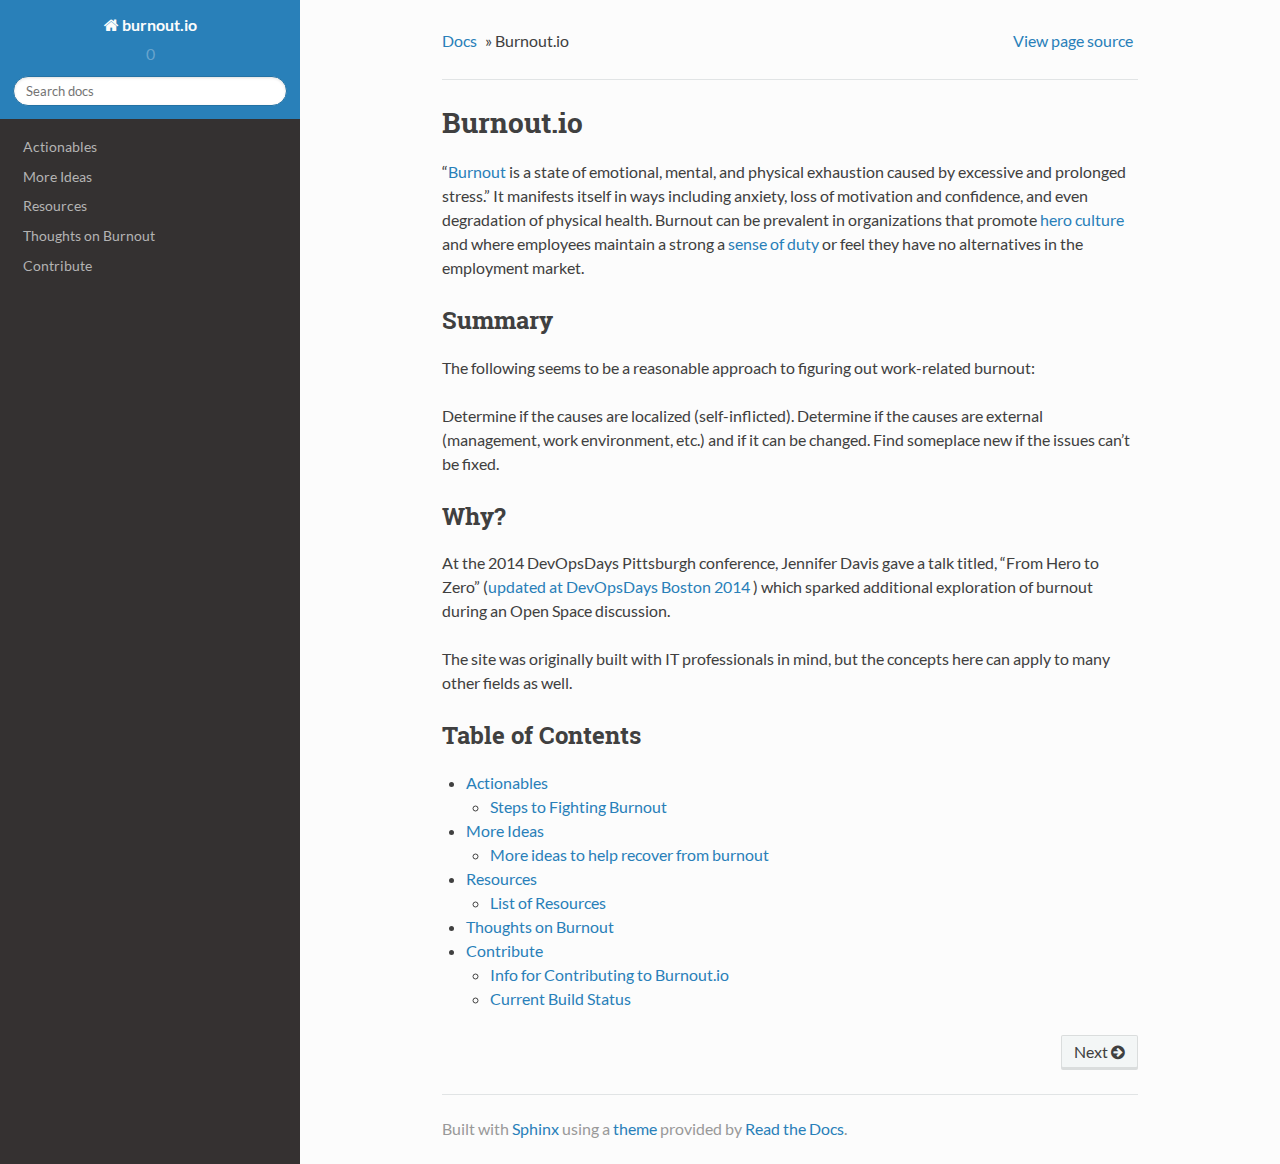
<file: _build/html/index.html>
<!DOCTYPE html>
<!--[if IE 8]><html class="no-js lt-ie9" lang="en" > <![endif]-->
<!--[if gt IE 8]><!--> <html class="no-js" lang="en" > <!--<![endif]-->
<head>
  <meta charset="utf-8">
  
  <meta name="viewport" content="width=device-width, initial-scale=1.0">
  
  <title>Burnout.io &mdash; burnout.io 0 documentation</title>
  

  
  

  

  
  
    

  

  
  
    <link rel="stylesheet" href="_static/css/theme.css" type="text/css" />
  

  

  
    <link rel="top" title="burnout.io 0 documentation" href="#"/>
        <link rel="next" title="Actionables" href="actionables.html"/> 

  
  <script src="_static/js/modernizr.min.js"></script>

</head>

<body class="wy-body-for-nav" role="document">

  <div class="wy-grid-for-nav">

    
    <nav data-toggle="wy-nav-shift" class="wy-nav-side">
      <div class="wy-side-scroll">
        <div class="wy-side-nav-search">
          

          
            <a href="#" class="icon icon-home"> burnout.io
          

          
          </a>

          
            
            
              <div class="version">
                0
              </div>
            
          

          
<div role="search">
  <form id="rtd-search-form" class="wy-form" action="search.html" method="get">
    <input type="text" name="q" placeholder="Search docs" />
    <input type="hidden" name="check_keywords" value="yes" />
    <input type="hidden" name="area" value="default" />
  </form>
</div>

          
        </div>

        <div class="wy-menu wy-menu-vertical" data-spy="affix" role="navigation" aria-label="main navigation">
          
            
            
                <ul>
<li class="toctree-l1"><a class="reference internal" href="actionables.html">Actionables</a></li>
<li class="toctree-l1"><a class="reference internal" href="moreIdeas.html">More Ideas</a></li>
<li class="toctree-l1"><a class="reference internal" href="resources.html">Resources</a></li>
<li class="toctree-l1"><a class="reference internal" href="thoughtsOnBurnout.html">Thoughts on Burnout</a></li>
<li class="toctree-l1"><a class="reference internal" href="contribute.html">Contribute</a></li>
</ul>

            
          
        </div>
      </div>
    </nav>

    <section data-toggle="wy-nav-shift" class="wy-nav-content-wrap">

      
      <nav class="wy-nav-top" role="navigation" aria-label="top navigation">
        <i data-toggle="wy-nav-top" class="fa fa-bars"></i>
        <a href="#">burnout.io</a>
      </nav>


      
      <div class="wy-nav-content">
        <div class="rst-content">
          





<div role="navigation" aria-label="breadcrumbs navigation">
  <ul class="wy-breadcrumbs">
    <li><a href="#">Docs</a> &raquo;</li>
      
    <li>Burnout.io</li>
      <li class="wy-breadcrumbs-aside">
        
          
            <a href="_sources/index.txt" rel="nofollow"> View page source</a>
          
        
      </li>
  </ul>
  <hr/>
</div>
          <div role="main" class="document" itemscope="itemscope" itemtype="http://schema.org/Article">
           <div itemprop="articleBody">
            
  <div class="section" id="burnout-io">
<h1>Burnout.io<a class="headerlink" href="#burnout-io" title="Permalink to this headline">¶</a></h1>
<p>&#8220;<a class="reference external" href="http://www.helpguide.org/mental/burnout_signs_symptoms.htm">Burnout</a> is a state of emotional, mental, and physical exhaustion caused by excessive and prolonged stress.&#8221; It manifests itself in ways including anxiety, loss of motivation and confidence, and even degradation of physical health. Burnout can be prevalent in organizations that promote <a class="reference external" href="http://www.activestate.com/blog/2014/01/devops-hero-culture">hero culture</a> and where employees maintain a strong a <a class="reference external" href="http://www.thestar.com/business/2012/04/06/employees_who_feel_trapped_in_jobs_more_likely_to_suffer_burnout.html">sense of duty</a> or feel they have no alternatives in the employment market.</p>
<div class="section" id="summary">
<h2>Summary<a class="headerlink" href="#summary" title="Permalink to this headline">¶</a></h2>
<p>The following seems to be a reasonable approach to figuring out work-related burnout:</p>
<p>Determine if the causes are localized (self-inflicted).
Determine if the causes are external (management, work environment, etc.) and if it can be changed.
Find someplace new if the issues can&#8217;t be fixed.</p>
</div>
<div class="section" id="why">
<h2>Why?<a class="headerlink" href="#why" title="Permalink to this headline">¶</a></h2>
<p>At the 2014 DevOpsDays Pittsburgh conference, Jennifer Davis gave a talk titled, &#8220;From Hero to Zero&#8221; (<a class="reference external" href="https://vimeo.com/104252736#t=1m4s">updated at DevOpsDays Boston 2014</a> ) which sparked additional exploration of burnout during an Open Space discussion.</p>
<p>The site was originally built with IT professionals in mind, but the concepts here can apply to many other fields as well.</p>
</div>
<div class="section" id="table-of-contents">
<h2>Table of Contents<a class="headerlink" href="#table-of-contents" title="Permalink to this headline">¶</a></h2>
<div class="toctree-wrapper compound">
<ul>
<li class="toctree-l1"><a class="reference internal" href="actionables.html">Actionables</a><ul>
<li class="toctree-l2"><a class="reference internal" href="actionables.html#steps-to-fighting-burnout">Steps to Fighting Burnout</a></li>
</ul>
</li>
<li class="toctree-l1"><a class="reference internal" href="moreIdeas.html">More Ideas</a><ul>
<li class="toctree-l2"><a class="reference internal" href="moreIdeas.html#more-ideas-to-help-recover-from-burnout">More ideas to help recover from burnout</a></li>
</ul>
</li>
<li class="toctree-l1"><a class="reference internal" href="resources.html">Resources</a><ul>
<li class="toctree-l2"><a class="reference internal" href="resources.html#list-of-resources">List of Resources</a></li>
</ul>
</li>
<li class="toctree-l1"><a class="reference internal" href="thoughtsOnBurnout.html">Thoughts on Burnout</a></li>
<li class="toctree-l1"><a class="reference internal" href="contribute.html">Contribute</a><ul>
<li class="toctree-l2"><a class="reference internal" href="contribute.html#info-for-contributing-to-burnout-io">Info for Contributing to Burnout.io</a></li>
<li class="toctree-l2"><a class="reference internal" href="contribute.html#current-build-status">Current Build Status</a></li>
</ul>
</li>
</ul>
</div>
</div>
</div>


           </div>
          </div>
          <footer>
  
    <div class="rst-footer-buttons" role="navigation" aria-label="footer navigation">
      
        <a href="actionables.html" class="btn btn-neutral float-right" title="Actionables" accesskey="n">Next <span class="fa fa-arrow-circle-right"></span></a>
      
      
    </div>
  

  <hr/>

  <div role="contentinfo">
    <p>

    </p>
  </div>
  Built with <a href="http://sphinx-doc.org/">Sphinx</a> using a <a href="https://github.com/snide/sphinx_rtd_theme">theme</a> provided by <a href="https://readthedocs.org">Read the Docs</a>. 

</footer>

        </div>
      </div>

    </section>

  </div>
  


  

    <script type="text/javascript">
        var DOCUMENTATION_OPTIONS = {
            URL_ROOT:'./',
            VERSION:'0',
            COLLAPSE_INDEX:false,
            FILE_SUFFIX:'.html',
            HAS_SOURCE:  true
        };
    </script>
      <script type="text/javascript" src="_static/jquery.js"></script>
      <script type="text/javascript" src="_static/underscore.js"></script>
      <script type="text/javascript" src="_static/doctools.js"></script>

  

  
  
    <script type="text/javascript" src="_static/js/theme.js"></script>
  

  
  
  <script type="text/javascript">
      jQuery(function () {
          SphinxRtdTheme.StickyNav.enable();
      });
  </script>
   

</body>
</html>
</file>
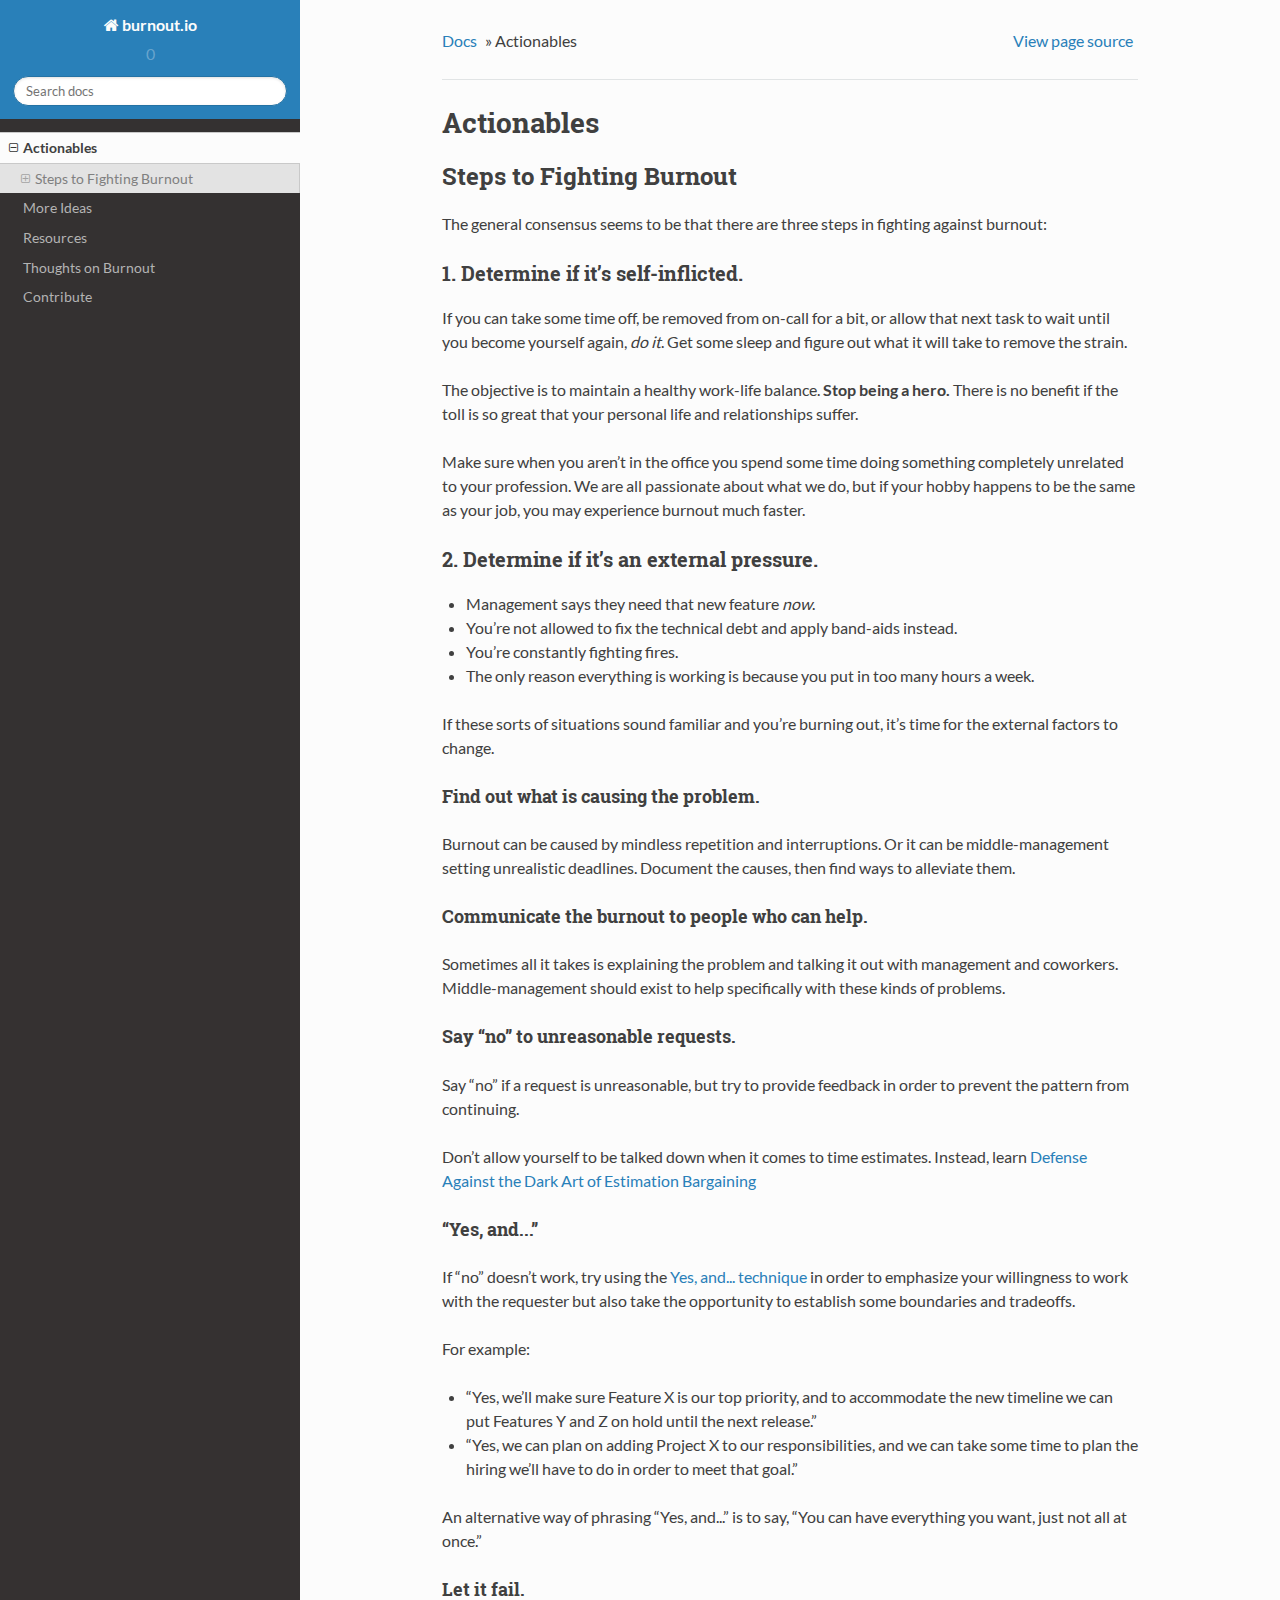
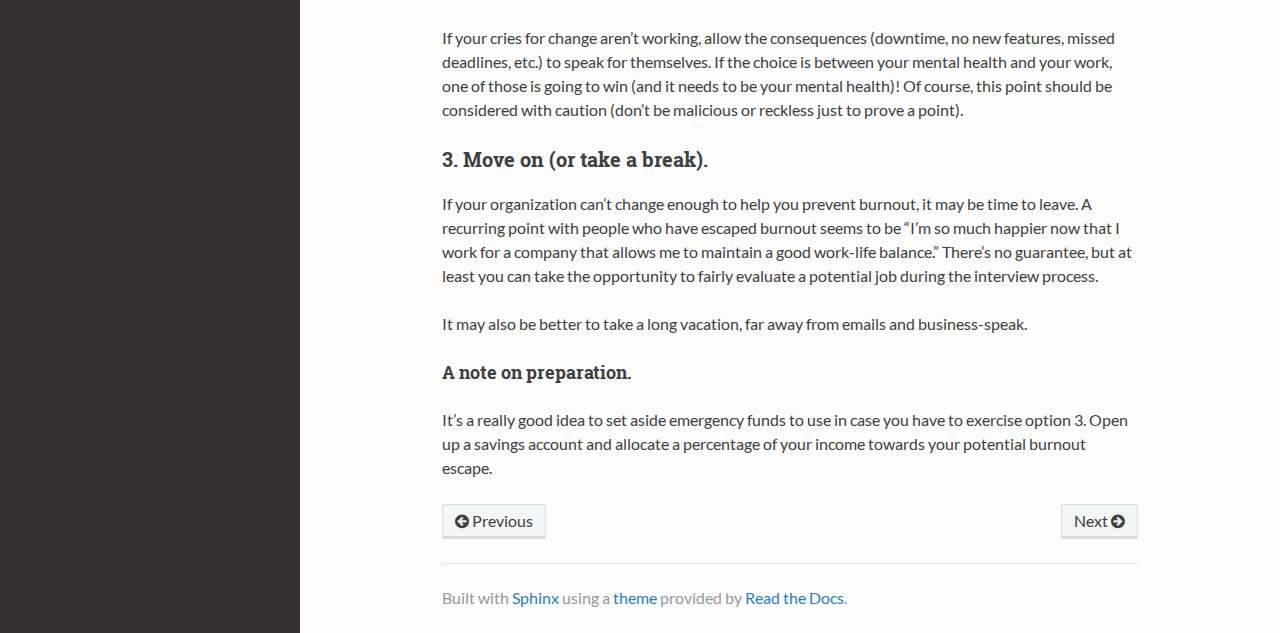
<file: _build/html/actionables.html>
<!DOCTYPE html>
<!--[if IE 8]><html class="no-js lt-ie9" lang="en" > <![endif]-->
<!--[if gt IE 8]><!--> <html class="no-js" lang="en" > <!--<![endif]-->
<head>
  <meta charset="utf-8">
  
  <meta name="viewport" content="width=device-width, initial-scale=1.0">
  
  <title>Actionables &mdash; burnout.io 0 documentation</title>
  

  
  

  

  
  
    

  

  
  
    <link rel="stylesheet" href="_static/css/theme.css" type="text/css" />
  

  

  
    <link rel="top" title="burnout.io 0 documentation" href="index.html"/>
        <link rel="next" title="More Ideas" href="moreIdeas.html"/>
        <link rel="prev" title="Burnout.io" href="index.html"/> 

  
  <script src="_static/js/modernizr.min.js"></script>

</head>

<body class="wy-body-for-nav" role="document">

  <div class="wy-grid-for-nav">

    
    <nav data-toggle="wy-nav-shift" class="wy-nav-side">
      <div class="wy-side-scroll">
        <div class="wy-side-nav-search">
          

          
            <a href="index.html" class="icon icon-home"> burnout.io
          

          
          </a>

          
            
            
              <div class="version">
                0
              </div>
            
          

          
<div role="search">
  <form id="rtd-search-form" class="wy-form" action="search.html" method="get">
    <input type="text" name="q" placeholder="Search docs" />
    <input type="hidden" name="check_keywords" value="yes" />
    <input type="hidden" name="area" value="default" />
  </form>
</div>

          
        </div>

        <div class="wy-menu wy-menu-vertical" data-spy="affix" role="navigation" aria-label="main navigation">
          
            
            
                <ul class="current">
<li class="toctree-l1 current"><a class="current reference internal" href="">Actionables</a><ul>
<li class="toctree-l2"><a class="reference internal" href="#steps-to-fighting-burnout">Steps to Fighting Burnout</a><ul>
<li class="toctree-l3"><a class="reference internal" href="#determine-if-it-s-self-inflicted">1. Determine if it&#8217;s self-inflicted.</a></li>
<li class="toctree-l3"><a class="reference internal" href="#determine-if-it-s-an-external-pressure">2. Determine if it&#8217;s an external pressure.</a><ul>
<li class="toctree-l4"><a class="reference internal" href="#find-out-what-is-causing-the-problem">Find out what is causing the problem.</a></li>
<li class="toctree-l4"><a class="reference internal" href="#communicate-the-burnout-to-people-who-can-help">Communicate the burnout to people who can help.</a></li>
<li class="toctree-l4"><a class="reference internal" href="#say-no-to-unreasonable-requests">Say &#8220;no&#8221; to unreasonable requests.</a></li>
<li class="toctree-l4"><a class="reference internal" href="#yes-and">&#8220;Yes, and...&#8221;</a></li>
<li class="toctree-l4"><a class="reference internal" href="#let-it-fail">Let it fail.</a></li>
</ul>
</li>
<li class="toctree-l3"><a class="reference internal" href="#move-on-or-take-a-break">3. Move on (or take a break).</a><ul>
<li class="toctree-l4"><a class="reference internal" href="#a-note-on-preparation">A note on preparation.</a></li>
</ul>
</li>
</ul>
</li>
</ul>
</li>
<li class="toctree-l1"><a class="reference internal" href="moreIdeas.html">More Ideas</a></li>
<li class="toctree-l1"><a class="reference internal" href="resources.html">Resources</a></li>
<li class="toctree-l1"><a class="reference internal" href="thoughtsOnBurnout.html">Thoughts on Burnout</a></li>
<li class="toctree-l1"><a class="reference internal" href="contribute.html">Contribute</a></li>
</ul>

            
          
        </div>
      </div>
    </nav>

    <section data-toggle="wy-nav-shift" class="wy-nav-content-wrap">

      
      <nav class="wy-nav-top" role="navigation" aria-label="top navigation">
        <i data-toggle="wy-nav-top" class="fa fa-bars"></i>
        <a href="index.html">burnout.io</a>
      </nav>


      
      <div class="wy-nav-content">
        <div class="rst-content">
          





<div role="navigation" aria-label="breadcrumbs navigation">
  <ul class="wy-breadcrumbs">
    <li><a href="index.html">Docs</a> &raquo;</li>
      
    <li>Actionables</li>
      <li class="wy-breadcrumbs-aside">
        
          
            <a href="_sources/actionables.txt" rel="nofollow"> View page source</a>
          
        
      </li>
  </ul>
  <hr/>
</div>
          <div role="main" class="document" itemscope="itemscope" itemtype="http://schema.org/Article">
           <div itemprop="articleBody">
            
  <div class="section" id="actionables">
<h1>Actionables<a class="headerlink" href="#actionables" title="Permalink to this headline">¶</a></h1>
<div class="section" id="steps-to-fighting-burnout">
<h2>Steps to Fighting Burnout<a class="headerlink" href="#steps-to-fighting-burnout" title="Permalink to this headline">¶</a></h2>
<p>The general consensus seems to be that there are three steps in fighting against burnout:</p>
<div class="section" id="determine-if-it-s-self-inflicted">
<h3>1. Determine if it&#8217;s self-inflicted.<a class="headerlink" href="#determine-if-it-s-self-inflicted" title="Permalink to this headline">¶</a></h3>
<p>If you can take some time off, be removed from on-call for a bit, or allow that next task to wait until you become yourself again, <em>do it</em>. Get some sleep and figure out what it will take to remove the strain.</p>
<p>The objective is to maintain a healthy work-life balance. <strong>Stop being a hero.</strong> There is no benefit if the toll is so great that your personal life and relationships suffer.</p>
<p>Make sure when you aren&#8217;t in the office you spend some time doing something completely unrelated to your profession. We are all passionate about what we do, but if your hobby happens to be the same as your job, you may experience burnout much faster.</p>
</div>
<div class="section" id="determine-if-it-s-an-external-pressure">
<h3>2. Determine if it&#8217;s an external pressure.<a class="headerlink" href="#determine-if-it-s-an-external-pressure" title="Permalink to this headline">¶</a></h3>
<ul class="simple">
<li>Management says they need that new feature <em>now</em>.</li>
<li>You&#8217;re not allowed to fix the technical debt and apply band-aids instead.</li>
<li>You&#8217;re constantly fighting fires.</li>
<li>The only reason everything is working is because you put in too many hours a week.</li>
</ul>
<p>If these sorts of situations sound familiar and you&#8217;re burning out, it&#8217;s time for the external factors to change.</p>
<div class="section" id="find-out-what-is-causing-the-problem">
<h4>Find out what is causing the problem.<a class="headerlink" href="#find-out-what-is-causing-the-problem" title="Permalink to this headline">¶</a></h4>
<p>Burnout can be caused by mindless repetition and interruptions. Or it can be middle-management setting unrealistic deadlines. Document the causes, then find ways to alleviate them.</p>
</div>
<div class="section" id="communicate-the-burnout-to-people-who-can-help">
<h4>Communicate the burnout to people who can help.<a class="headerlink" href="#communicate-the-burnout-to-people-who-can-help" title="Permalink to this headline">¶</a></h4>
<p>Sometimes all it takes is explaining the problem and talking it out with management and coworkers. Middle-management should exist to help specifically with these kinds of problems.</p>
</div>
<div class="section" id="say-no-to-unreasonable-requests">
<h4>Say &#8220;no&#8221; to unreasonable requests.<a class="headerlink" href="#say-no-to-unreasonable-requests" title="Permalink to this headline">¶</a></h4>
<p>Say &#8220;no&#8221; if a request is unreasonable, but try to provide feedback in order to prevent the pattern from continuing.</p>
<p>Don&#8217;t allow yourself to be talked down when it comes to time estimates. Instead, learn <a class="reference external" href="http://www.liquidplanner.com/blog/defense-dark-art-estimation-bargaining">Defense Against the Dark Art of Estimation Bargaining</a></p>
</div>
<div class="section" id="yes-and">
<h4>&#8220;Yes, and...&#8221;<a class="headerlink" href="#yes-and" title="Permalink to this headline">¶</a></h4>
<p>If &#8220;no&#8221; doesn&#8217;t work, try using the <a class="reference external" href="http://www.huffingtonpost.com/liz-orsquo/cant-say-no-say-yes-instead_b_4583052.html">Yes, and... technique</a> in order to emphasize your willingness to work with the requester but also take the opportunity to establish some boundaries and tradeoffs.</p>
<p>For example:</p>
<ul class="simple">
<li>&#8220;Yes, we&#8217;ll make sure Feature X is our top priority, and to accommodate the new timeline we can put Features Y and Z on hold until the next release.&#8221;</li>
<li>&#8220;Yes, we can plan on adding Project X to our responsibilities, and we can take some time to plan the hiring we&#8217;ll have to do in order to meet that goal.&#8221;</li>
</ul>
<p>An alternative way of phrasing &#8220;Yes, and...&#8221; is to say, &#8220;You can have everything you want, just not all at once.&#8221;</p>
</div>
<div class="section" id="let-it-fail">
<h4>Let it fail.<a class="headerlink" href="#let-it-fail" title="Permalink to this headline">¶</a></h4>
<p>If your cries for change aren&#8217;t working, allow the consequences (downtime, no new features, missed deadlines, etc.) to speak for themselves. If the choice is between your mental health and your work, one of those is going to win (and it needs to be your mental health)! Of course, this point should be considered with caution (don&#8217;t be malicious or reckless just to prove a point).</p>
</div>
</div>
<div class="section" id="move-on-or-take-a-break">
<h3>3. Move on (or take a break).<a class="headerlink" href="#move-on-or-take-a-break" title="Permalink to this headline">¶</a></h3>
<p>If your organization can&#8217;t change enough to help you prevent burnout, it may be time to leave. A recurring point with people who have escaped burnout seems to be &#8220;I&#8217;m so much happier now that I work for a company that allows me to maintain a good work-life balance.&#8221; There&#8217;s no guarantee, but at least you can take the opportunity to fairly evaluate a potential job during the interview process.</p>
<p>It may also be better to take a long vacation, far away from emails and business-speak.</p>
<div class="section" id="a-note-on-preparation">
<h4>A note on preparation.<a class="headerlink" href="#a-note-on-preparation" title="Permalink to this headline">¶</a></h4>
<p>It&#8217;s a really good idea to set aside emergency funds to use in case you have to exercise option 3. Open up a savings account and allocate a percentage of your income towards your potential burnout escape.</p>
</div>
</div>
</div>
</div>


           </div>
          </div>
          <footer>
  
    <div class="rst-footer-buttons" role="navigation" aria-label="footer navigation">
      
        <a href="moreIdeas.html" class="btn btn-neutral float-right" title="More Ideas" accesskey="n">Next <span class="fa fa-arrow-circle-right"></span></a>
      
      
        <a href="index.html" class="btn btn-neutral" title="Burnout.io" accesskey="p"><span class="fa fa-arrow-circle-left"></span> Previous</a>
      
    </div>
  

  <hr/>

  <div role="contentinfo">
    <p>

    </p>
  </div>
  Built with <a href="http://sphinx-doc.org/">Sphinx</a> using a <a href="https://github.com/snide/sphinx_rtd_theme">theme</a> provided by <a href="https://readthedocs.org">Read the Docs</a>. 

</footer>

        </div>
      </div>

    </section>

  </div>
  


  

    <script type="text/javascript">
        var DOCUMENTATION_OPTIONS = {
            URL_ROOT:'./',
            VERSION:'0',
            COLLAPSE_INDEX:false,
            FILE_SUFFIX:'.html',
            HAS_SOURCE:  true
        };
    </script>
      <script type="text/javascript" src="_static/jquery.js"></script>
      <script type="text/javascript" src="_static/underscore.js"></script>
      <script type="text/javascript" src="_static/doctools.js"></script>

  

  
  
    <script type="text/javascript" src="_static/js/theme.js"></script>
  

  
  
  <script type="text/javascript">
      jQuery(function () {
          SphinxRtdTheme.StickyNav.enable();
      });
  </script>
   

</body>
</html>
</file>
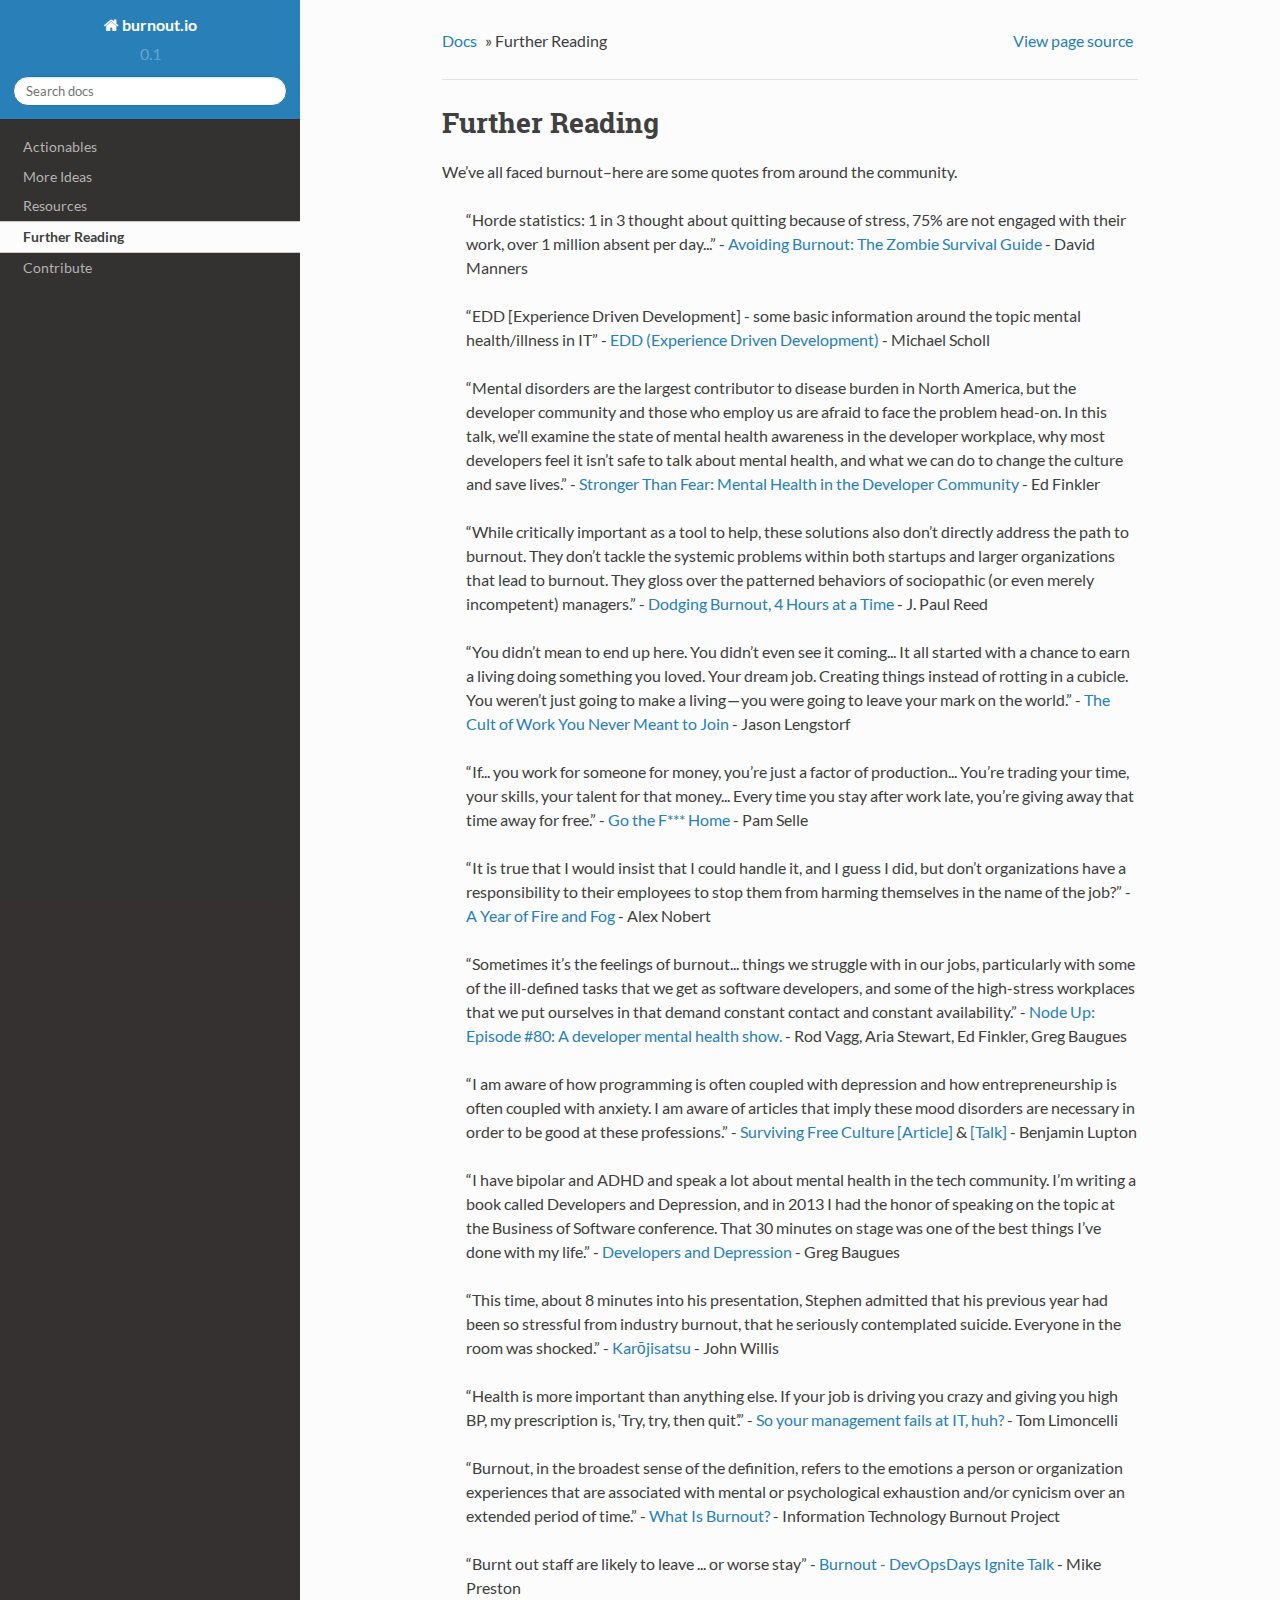
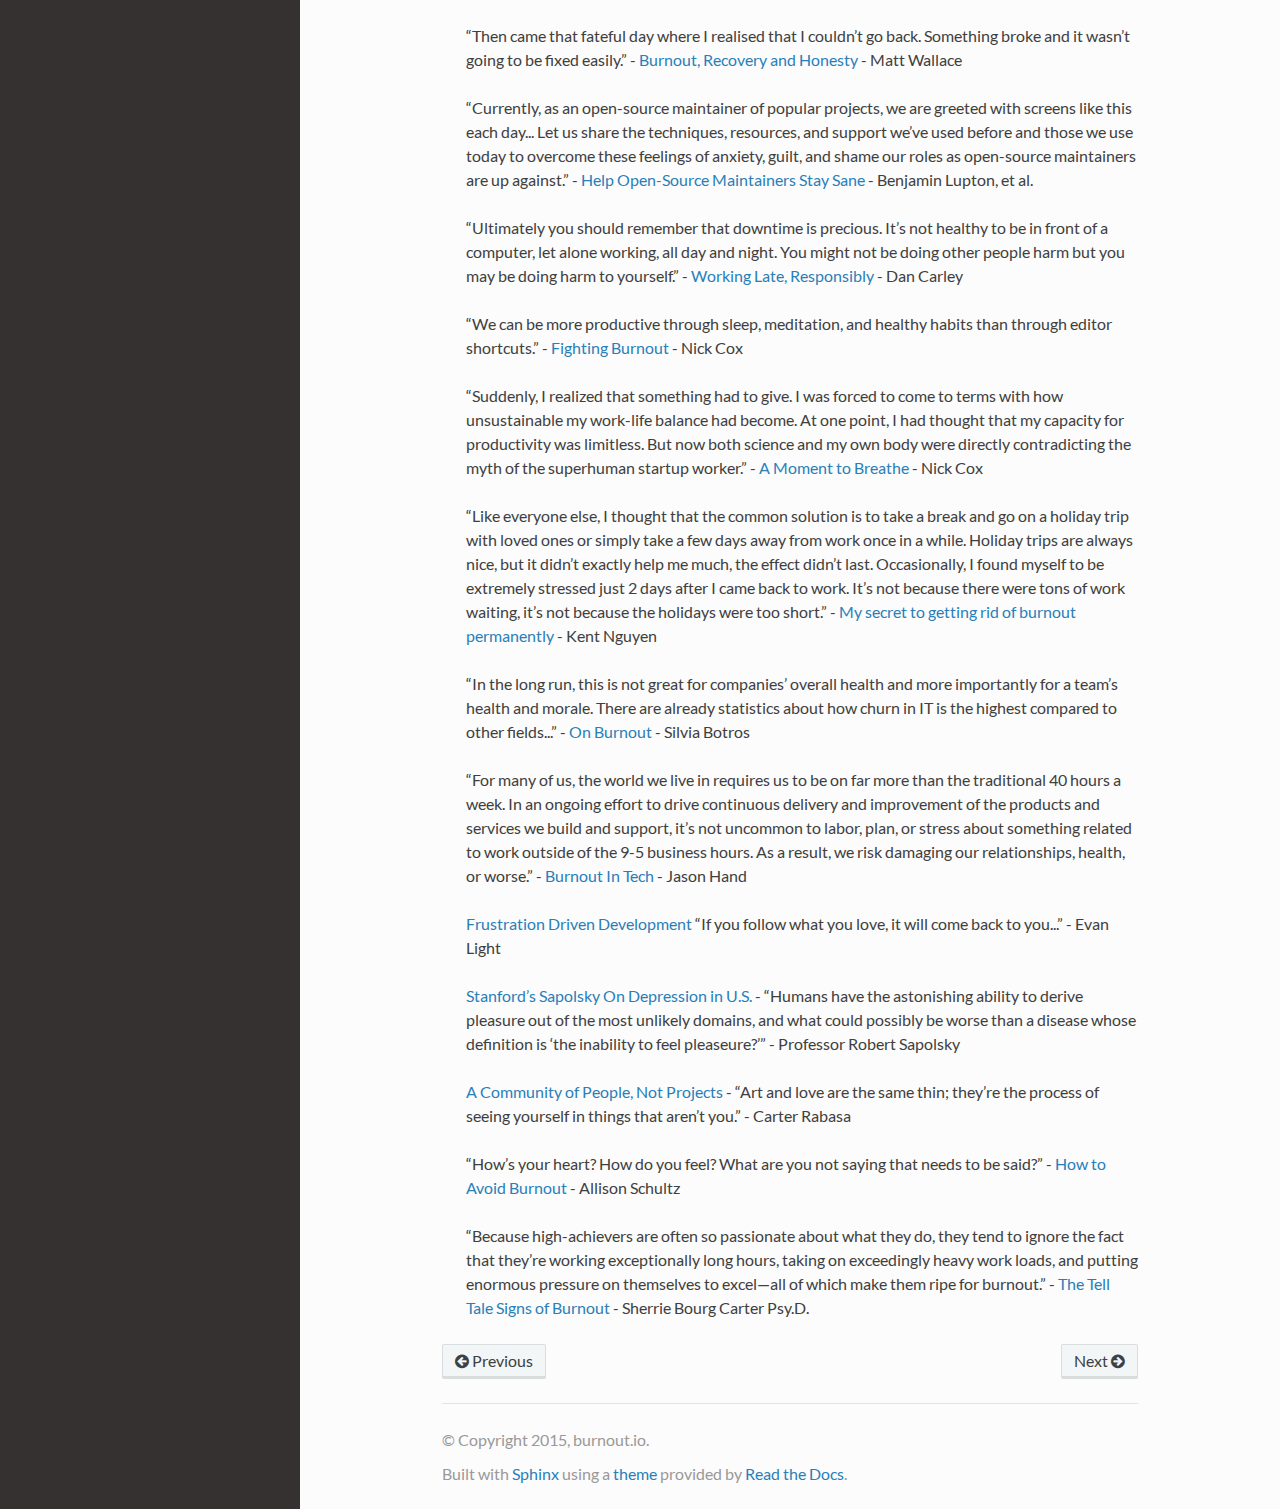
<file: _build/html/furtherReading.html>
<!DOCTYPE html>
<!--[if IE 8]><html class="no-js lt-ie9" lang="en" > <![endif]-->
<!--[if gt IE 8]><!--> <html class="no-js" lang="en" > <!--<![endif]-->
<head>
  <meta charset="utf-8">
  
  <meta name="viewport" content="width=device-width, initial-scale=1.0">
  
  <title>Further Reading &mdash; burnout.io 0.1 documentation</title>
  

  
  

  

  
  
    

  

  
  
    <link rel="stylesheet" href="_static/css/theme.css" type="text/css" />
  

  

  
    <link rel="top" title="burnout.io 0.1 documentation" href="index.html"/>
        <link rel="next" title="Contribute" href="contribute.html"/>
        <link rel="prev" title="Resources" href="resources.html"/> 

  
  <script src="_static/js/modernizr.min.js"></script>

</head>

<body class="wy-body-for-nav" role="document">

  <div class="wy-grid-for-nav">

    
    <nav data-toggle="wy-nav-shift" class="wy-nav-side">
      <div class="wy-side-scroll">
        <div class="wy-side-nav-search">
          

          
            <a href="index.html" class="icon icon-home"> burnout.io
          

          
          </a>

          
            
            
              <div class="version">
                0.1
              </div>
            
          

          
<div role="search">
  <form id="rtd-search-form" class="wy-form" action="search.html" method="get">
    <input type="text" name="q" placeholder="Search docs" />
    <input type="hidden" name="check_keywords" value="yes" />
    <input type="hidden" name="area" value="default" />
  </form>
</div>

          
        </div>

        <div class="wy-menu wy-menu-vertical" data-spy="affix" role="navigation" aria-label="main navigation">
          
            
            
                <ul class="current">
<li class="toctree-l1"><a class="reference internal" href="actionables.html">Actionables</a></li>
<li class="toctree-l1"><a class="reference internal" href="moreIdeas.html">More Ideas</a></li>
<li class="toctree-l1"><a class="reference internal" href="resources.html">Resources</a></li>
<li class="toctree-l1 current"><a class="current reference internal" href="">Further Reading</a></li>
<li class="toctree-l1"><a class="reference internal" href="contribute.html">Contribute</a></li>
</ul>

            
          
        </div>
      </div>
    </nav>

    <section data-toggle="wy-nav-shift" class="wy-nav-content-wrap">

      
      <nav class="wy-nav-top" role="navigation" aria-label="top navigation">
        <i data-toggle="wy-nav-top" class="fa fa-bars"></i>
        <a href="index.html">burnout.io</a>
      </nav>


      
      <div class="wy-nav-content">
        <div class="rst-content">
          





<div role="navigation" aria-label="breadcrumbs navigation">
  <ul class="wy-breadcrumbs">
    <li><a href="index.html">Docs</a> &raquo;</li>
      
    <li>Further Reading</li>
      <li class="wy-breadcrumbs-aside">
        
          
            <a href="_sources/furtherReading.txt" rel="nofollow"> View page source</a>
          
        
      </li>
  </ul>
  <hr/>
</div>
          <div role="main" class="document" itemscope="itemscope" itemtype="http://schema.org/Article">
           <div itemprop="articleBody">
            
  <div class="section" id="further-reading">
<h1>Further Reading<a class="headerlink" href="#further-reading" title="Permalink to this headline">¶</a></h1>
<p>We&#8217;ve all faced burnout&#8211;here are some quotes from around the community.</p>
<blockquote>
<div><p>&#8220;Horde statistics: 1 in 3 thought about quitting because of stress, 75% are not engaged with their work, over 1 million absent per day...&#8221; - <a class="reference external" href="https://github.com/dmanners/avoiding-burnout/blob/master/Avoiding%20Burnout.pdf">Avoiding Burnout: The Zombie Survival Guide</a> - David Manners</p>
<p>&#8220;EDD [Experience Driven Development] - some basic information around the topic mental health/illness in IT&#8221; - <a class="reference external" href="https://speakerdeck.com/mischosch/developers-mental-health">EDD (Experience Driven Development)</a> - Michael Scholl</p>
<p>&#8220;Mental disorders are the largest contributor to disease burden in North America, but the developer community and those who employ us are afraid to face the problem head-on. In this talk, we&#8217;ll examine the state of mental health awareness in the developer workplace, why most developers feel it isn&#8217;t safe to talk about mental health, and what we can do to change the culture and save lives.&#8221; - <a class="reference external" href="https://github.com/cascadiajs/2015.cascadiajs.com/issues/228">Stronger Than Fear: Mental Health in the Developer Community</a> - Ed Finkler</p>
<p>&#8220;While critically important as a tool to help, these solutions also don’t directly address the path to burnout. They don’t tackle the systemic problems within both startups and larger organizations that lead to burnout. They gloss over the patterned behaviors of sociopathic (or even merely incompetent) managers.&#8221; - <a class="reference external" href="https://medium.com/&#64;jpaulreed/dodging-burnout-4-hours-at-a-time-965f1921e6a2">Dodging Burnout, 4 Hours at a Time</a> - J. Paul Reed</p>
<p>&#8220;You didn’t mean to end up here. You didn’t even see it coming... It all started with a chance to earn a living doing something you loved. Your dream job. Creating things instead of rotting in a cubicle. You weren’t just going to make a living — you were going to leave your mark on the world.&#8221; - <a class="reference external" href="http://lengstorf.com/overkill-cult/?utm_source=burnout-io">The Cult of Work You Never Meant to Join</a> - Jason Lengstorf</p>
<p>&#8220;If... you work for someone for money, you&#8217;re just a factor of production... You&#8217;re trading your time, your skills, your talent for that money... Every time you stay after work late, you&#8217;re giving away that time away for free.&#8221; - <a class="reference external" href="https://www.youtube.com/watch?v=YBoS-svKdgs">Go the F*** Home</a> - Pam Selle</p>
<p>&#8220;It is true that I would insist that I could handle it, and I guess I did, but don’t organizations have a responsibility to their employees to stop them from harming themselves in the name of the job?&#8221; - <a class="reference external" href="https://medium.com/&#64;nobert/a-year-of-fire-and-fog-2c68f90c74e4">A Year of Fire and Fog</a> - Alex Nobert</p>
<p>&#8220;Sometimes it&#8217;s the feelings of burnout... things we struggle with in our jobs, particularly with some of the ill-defined tasks that we get as software developers, and some of the high-stress workplaces that we put ourselves in that demand constant contact and constant availability.&#8221; - <a class="reference external" href="http://nodeup.com/eighty">Node Up: Episode #80: A developer mental health show.</a> - Rod Vagg, Aria Stewart, Ed Finkler, Greg Baugues</p>
<p>&#8220;I am aware of how programming is often coupled with depression and how entrepreneurship is often coupled with anxiety. I am aware of articles that imply these mood disorders are necessary in order to be good at these professions.&#8221; - <a class="reference external" href="https://medium.com/&#64;balupton/surviving-free-culture-f99b39ceb059">Surviving Free Culture [Article]</a> &amp; <a class="reference external" href="https://www.youtube.com/watch?v=Lt_oKuaFgrg">[Talk]</a> - Benjamin Lupton</p>
<p>&#8220;I have bipolar and ADHD and speak a lot about mental health in the tech community. I’m writing a book called Developers and Depression, and in 2013 I had the honor of speaking on the topic at the Business of Software conference. That 30 minutes on stage was one of the best things I’ve done with my life.&#8221; - <a class="reference external" href="http://baugues.com/depression">Developers and Depression</a> - Greg Baugues</p>
<p>&#8220;This time, about 8 minutes into his presentation, Stephen admitted that his previous year had been so stressful from industry burnout, that he seriously contemplated suicide.  Everyone in the room was shocked.&#8221; - <a class="reference external" href="http://itrevolution.com/karojisatsu/">Karōjisatsu</a> - John Willis</p>
<p>&#8220;Health is more important than anything else. If your job is driving you crazy and giving you high BP, my prescription is, &#8216;Try, try, then quit&#8217;.&#8221; - <a class="reference external" href="http://everythingsysadmin.com/2013/08/let-failures-fail.html">So your management fails at IT, huh?</a> - Tom Limoncelli</p>
<p>&#8220;Burnout, in the broadest sense of the definition, refers to the emotions a person or organization experiences that are associated with mental or psychological exhaustion and/or cynicism over an extended period of time.&#8221; - <a class="reference external" href="http://www.itburnout.org/what-is-burnout/">What Is Burnout?</a> - Information Technology Burnout Project</p>
<p>&#8220;Burnt out staff are likely to leave ... or worse stay&#8221; - <a class="reference external" href="http://vimeo.com/79378532">Burnout - DevOpsDays Ignite Talk</a> - Mike Preston</p>
<p>&#8220;Then came that fateful day where I realised that I couldn’t go back.  Something broke and it wasn’t going to be fixed easily.&#8221; - <a class="reference external" href="http://doics.co/2013/11/12/burnout-recovery-and-honesty/">Burnout, Recovery and Honesty</a> - Matt Wallace</p>
<p>&#8220;Currently, as an open-source maintainer of popular projects, we are greeted with screens like this each day... Let us share the techniques, resources, and support we&#8217;ve used before and those we use today to overcome these feelings of anxiety, guilt, and shame our roles as open-source maintainers are up against.&#8221; - <a class="reference external" href="https://github.com/isaacs/github/issues/167">Help Open-Source Maintainers Stay Sane</a> - Benjamin Lupton, et al.</p>
<p>&#8220;Ultimately you should remember that downtime is precious. It’s not healthy to be in front of a computer, let alone working, all day and night. You might not be doing other people harm but you may be doing harm to yourself.&#8221; - <a class="reference external" href="http://dan.carley.co/blog/2014/05/21/working-late-responsibly/">Working Late, Responsibly</a> - Dan Carley</p>
<p>&#8220;We can be more productive through sleep, meditation, and healthy habits than through editor shortcuts.&#8221; - <a class="reference external" href="http://confreaks.com/videos/2621-btvruby2013-fighting-burnout-incorporating-rest-into-the-software-development-workflow">Fighting Burnout</a> - Nick Cox</p>
<p>&#8220;Suddenly, I realized that something had to give. I was forced to come to terms with how unsustainable my work-life balance had become. At one point, I had thought that my capacity for productivity was limitless. But now both science and my own body were directly contradicting the myth of the superhuman startup worker.&#8221; - <a class="reference external" href="http://alistapart.com/article/a-moment-to-breathe">A Moment to Breathe</a> - Nick Cox</p>
<p>&#8220;Like everyone else, I thought that the common solution is to take a break and go on a holiday trip with loved ones or simply take a few days away from work once in a while. Holiday trips are always nice, but it didn’t exactly help me much, the effect didn’t last. Occasionally, I found myself to be extremely stressed just 2 days after I came back to work. It’s not because there were tons of work waiting, it’s not because the holidays were too short.&#8221; - <a class="reference external" href="http://kentnguyen.com/personal/getting-rid-burnouts/">My secret to getting rid of burnout permanently</a> - Kent Nguyen</p>
<p>&#8220;In the long run, this is not great for companies&#8217; overall health and more importantly for a team’s health and morale. There are already statistics about how churn in IT is the highest compared to other fields...&#8221; - <a class="reference external" href="http://blog.dbsmasher.com/2015/07/29/on-burnout/">On Burnout</a> - Silvia Botros</p>
<p>&#8220;For many of us, the world we live in requires us to be on far more than the traditional 40 hours a week. In an ongoing effort to drive continuous delivery and improvement of the products and services we build and support, it’s not uncommon to labor, plan, or stress about something related to work outside of the 9-5 business hours. As a result, we risk damaging our relationships, health, or worse.&#8221; - <a class="reference external" href="https://victorops.com/blog/burnout-in-tech/">Burnout In Tech</a> - Jason Hand</p>
<p><a class="reference external" href="https://www.youtube.com/watch?v=1BYZCC5khjE">Frustration Driven Development</a> &#8220;If you follow what you love, it will come back to you...&#8221; - Evan Light</p>
<p><a class="reference external" href="https://www.youtube.com/watch?v=NOAgplgTxfc">Stanford&#8217;s Sapolsky On Depression in U.S.</a> - &#8220;Humans have the astonishing ability to derive pleasure out of the most unlikely domains, and what could possibly be worse than a disease whose definition is &#8216;the inability to feel pleaseure?&#8217;&#8221; - Professor Robert Sapolsky</p>
<p><a class="reference external" href="https://www.youtube.com/watch?v=guC2guiPGRc">A Community of People, Not Projects</a> - &#8220;Art and love are the same thin; they&#8217;re the process of seeing yourself in things that aren&#8217;t you.&#8221; - Carter Rabasa</p>
<p>&#8220;How’s your heart? How do you feel? What are you not saying that needs to be said?&#8221; - <a class="reference external" href="https://medium.com/reboot-leadership-resiliency/how-to-avoid-burnout-9690601852d8#.jo8c0ilf7">How to Avoid Burnout</a> - Allison Schultz</p>
<p>&#8220;Because high-achievers are often so passionate about what they do, they tend to ignore the fact that they&#8217;re working exceptionally long hours, taking on exceedingly heavy work loads, and putting enormous pressure on themselves to excel—all of which make them ripe for burnout.&#8221; - <a class="reference external" href="https://www.psychologytoday.com/blog/high-octane-women/201311/the-tell-tale-signs-burnout-do-you-have-them">The Tell Tale Signs of Burnout</a> - Sherrie Bourg Carter Psy.D.</p>
</div></blockquote>
</div>


           </div>
          </div>
          <footer>
  
    <div class="rst-footer-buttons" role="navigation" aria-label="footer navigation">
      
        <a href="contribute.html" class="btn btn-neutral float-right" title="Contribute" accesskey="n">Next <span class="fa fa-arrow-circle-right"></span></a>
      
      
        <a href="resources.html" class="btn btn-neutral" title="Resources" accesskey="p"><span class="fa fa-arrow-circle-left"></span> Previous</a>
      
    </div>
  

  <hr/>

  <div role="contentinfo">
    <p>
        &copy; Copyright 2015, burnout.io.

    </p>
  </div>
  Built with <a href="http://sphinx-doc.org/">Sphinx</a> using a <a href="https://github.com/snide/sphinx_rtd_theme">theme</a> provided by <a href="https://readthedocs.org">Read the Docs</a>. 

</footer>

        </div>
      </div>

    </section>

  </div>
  


  

    <script type="text/javascript">
        var DOCUMENTATION_OPTIONS = {
            URL_ROOT:'./',
            VERSION:'0.1',
            COLLAPSE_INDEX:false,
            FILE_SUFFIX:'.html',
            HAS_SOURCE:  true
        };
    </script>
      <script type="text/javascript" src="_static/jquery.js"></script>
      <script type="text/javascript" src="_static/underscore.js"></script>
      <script type="text/javascript" src="_static/doctools.js"></script>

  

  
  
    <script type="text/javascript" src="_static/js/theme.js"></script>
  

  
  
  <script type="text/javascript">
      jQuery(function () {
          SphinxRtdTheme.StickyNav.enable();
      });
  </script>
   

</body>
</html>
</file>
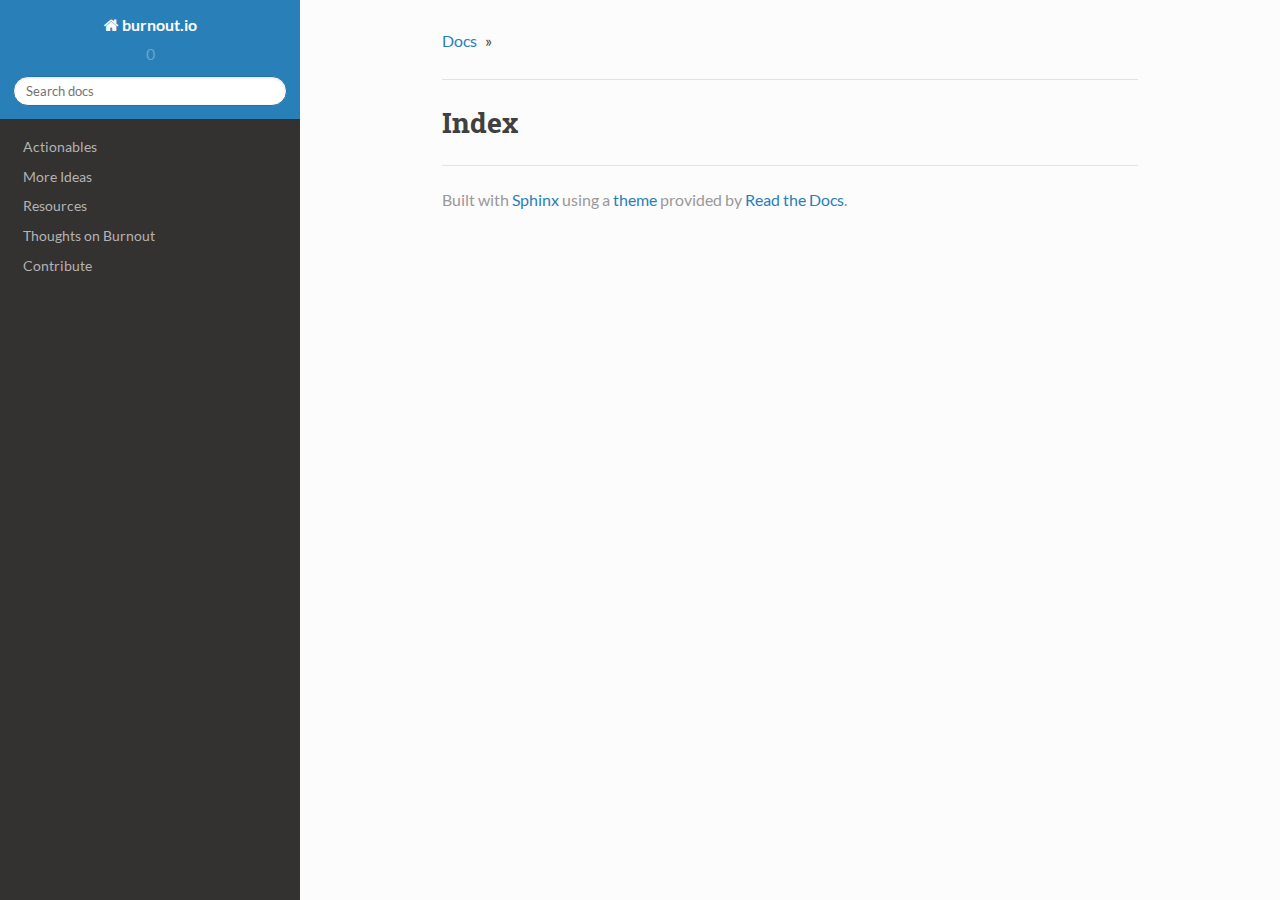
<file: _build/html/genindex.html>
<!DOCTYPE html>
<!--[if IE 8]><html class="no-js lt-ie9" lang="en" > <![endif]-->
<!--[if gt IE 8]><!--> <html class="no-js" lang="en" > <!--<![endif]-->
<head>
  <meta charset="utf-8">
  
  <meta name="viewport" content="width=device-width, initial-scale=1.0">
  
  <title>Index &mdash; burnout.io 0 documentation</title>
  

  
  

  

  
  
    

  

  
  
    <link rel="stylesheet" href="_static/css/theme.css" type="text/css" />
  

  

  
    <link rel="top" title="burnout.io 0 documentation" href="index.html"/> 

  
  <script src="_static/js/modernizr.min.js"></script>

</head>

<body class="wy-body-for-nav" role="document">

  <div class="wy-grid-for-nav">

    
    <nav data-toggle="wy-nav-shift" class="wy-nav-side">
      <div class="wy-side-scroll">
        <div class="wy-side-nav-search">
          

          
            <a href="index.html" class="icon icon-home"> burnout.io
          

          
          </a>

          
            
            
              <div class="version">
                0
              </div>
            
          

          
<div role="search">
  <form id="rtd-search-form" class="wy-form" action="search.html" method="get">
    <input type="text" name="q" placeholder="Search docs" />
    <input type="hidden" name="check_keywords" value="yes" />
    <input type="hidden" name="area" value="default" />
  </form>
</div>

          
        </div>

        <div class="wy-menu wy-menu-vertical" data-spy="affix" role="navigation" aria-label="main navigation">
          
            
            
                <ul>
<li class="toctree-l1"><a class="reference internal" href="actionables.html">Actionables</a></li>
<li class="toctree-l1"><a class="reference internal" href="moreIdeas.html">More Ideas</a></li>
<li class="toctree-l1"><a class="reference internal" href="resources.html">Resources</a></li>
<li class="toctree-l1"><a class="reference internal" href="thoughtsOnBurnout.html">Thoughts on Burnout</a></li>
<li class="toctree-l1"><a class="reference internal" href="contribute.html">Contribute</a></li>
</ul>

            
          
        </div>
      </div>
    </nav>

    <section data-toggle="wy-nav-shift" class="wy-nav-content-wrap">

      
      <nav class="wy-nav-top" role="navigation" aria-label="top navigation">
        <i data-toggle="wy-nav-top" class="fa fa-bars"></i>
        <a href="index.html">burnout.io</a>
      </nav>


      
      <div class="wy-nav-content">
        <div class="rst-content">
          





<div role="navigation" aria-label="breadcrumbs navigation">
  <ul class="wy-breadcrumbs">
    <li><a href="index.html">Docs</a> &raquo;</li>
      
    <li></li>
      <li class="wy-breadcrumbs-aside">
        
          
        
      </li>
  </ul>
  <hr/>
</div>
          <div role="main" class="document" itemscope="itemscope" itemtype="http://schema.org/Article">
           <div itemprop="articleBody">
            

<h1 id="index">Index</h1>

<div class="genindex-jumpbox">
 
</div>


           </div>
          </div>
          <footer>
  

  <hr/>

  <div role="contentinfo">
    <p>

    </p>
  </div>
  Built with <a href="http://sphinx-doc.org/">Sphinx</a> using a <a href="https://github.com/snide/sphinx_rtd_theme">theme</a> provided by <a href="https://readthedocs.org">Read the Docs</a>. 

</footer>

        </div>
      </div>

    </section>

  </div>
  


  

    <script type="text/javascript">
        var DOCUMENTATION_OPTIONS = {
            URL_ROOT:'./',
            VERSION:'0',
            COLLAPSE_INDEX:false,
            FILE_SUFFIX:'.html',
            HAS_SOURCE:  true
        };
    </script>
      <script type="text/javascript" src="_static/jquery.js"></script>
      <script type="text/javascript" src="_static/underscore.js"></script>
      <script type="text/javascript" src="_static/doctools.js"></script>

  

  
  
    <script type="text/javascript" src="_static/js/theme.js"></script>
  

  
  
  <script type="text/javascript">
      jQuery(function () {
          SphinxRtdTheme.StickyNav.enable();
      });
  </script>
   

</body>
</html>
</file>
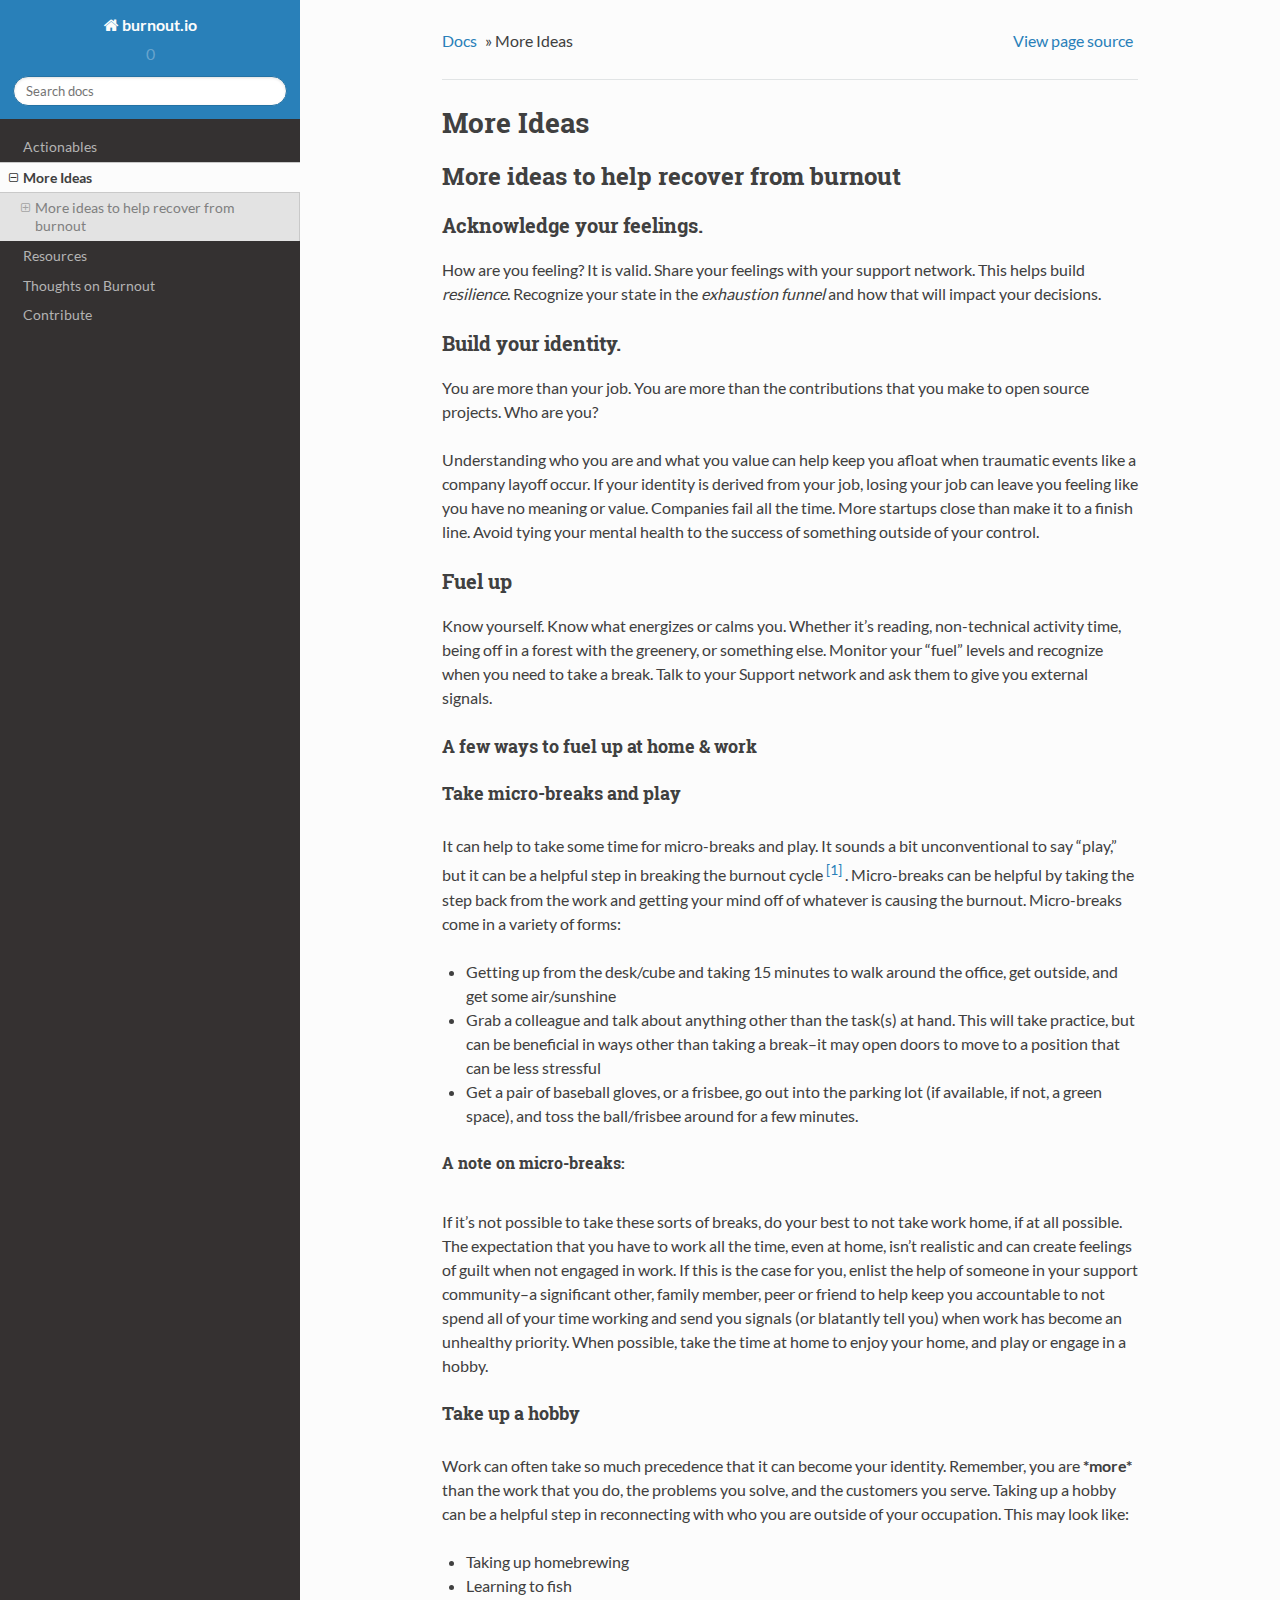
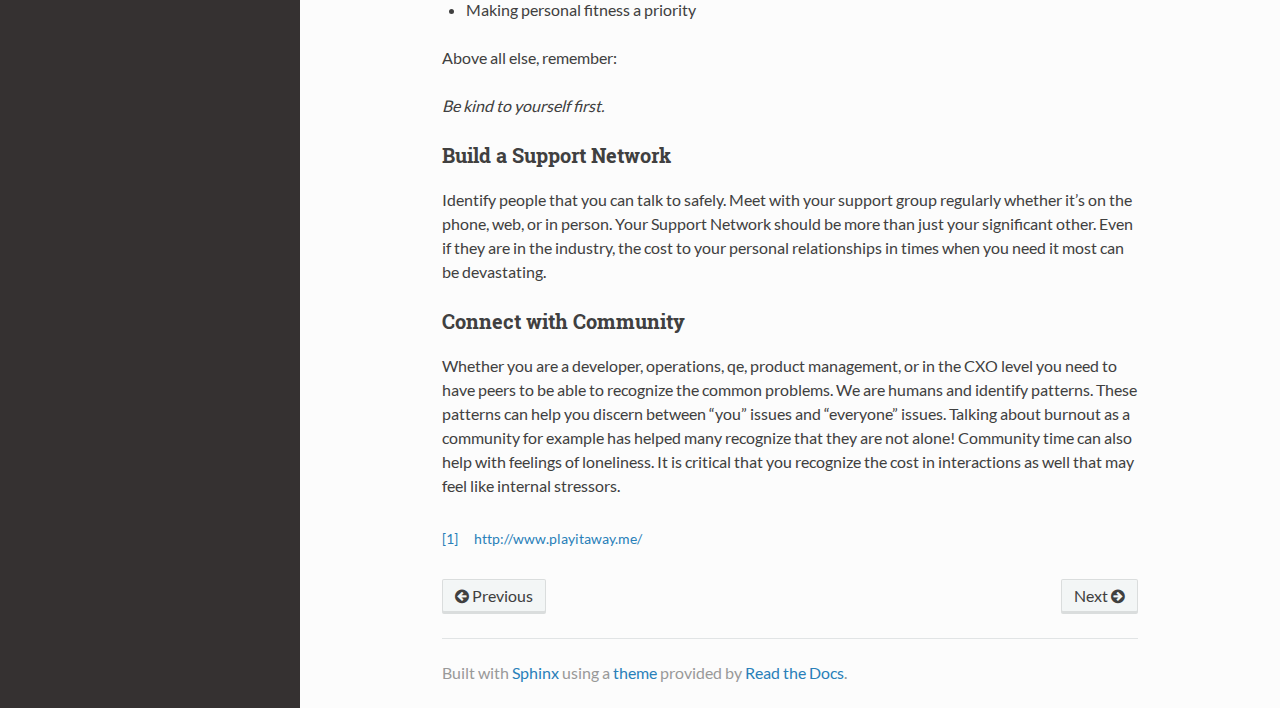
<file: _build/html/moreIdeas.html>
<!DOCTYPE html>
<!--[if IE 8]><html class="no-js lt-ie9" lang="en" > <![endif]-->
<!--[if gt IE 8]><!--> <html class="no-js" lang="en" > <!--<![endif]-->
<head>
  <meta charset="utf-8">
  
  <meta name="viewport" content="width=device-width, initial-scale=1.0">
  
  <title>More Ideas &mdash; burnout.io 0 documentation</title>
  

  
  

  

  
  
    

  

  
  
    <link rel="stylesheet" href="_static/css/theme.css" type="text/css" />
  

  

  
    <link rel="top" title="burnout.io 0 documentation" href="index.html"/>
        <link rel="next" title="Resources" href="resources.html"/>
        <link rel="prev" title="Actionables" href="actionables.html"/> 

  
  <script src="_static/js/modernizr.min.js"></script>

</head>

<body class="wy-body-for-nav" role="document">

  <div class="wy-grid-for-nav">

    
    <nav data-toggle="wy-nav-shift" class="wy-nav-side">
      <div class="wy-side-scroll">
        <div class="wy-side-nav-search">
          

          
            <a href="index.html" class="icon icon-home"> burnout.io
          

          
          </a>

          
            
            
              <div class="version">
                0
              </div>
            
          

          
<div role="search">
  <form id="rtd-search-form" class="wy-form" action="search.html" method="get">
    <input type="text" name="q" placeholder="Search docs" />
    <input type="hidden" name="check_keywords" value="yes" />
    <input type="hidden" name="area" value="default" />
  </form>
</div>

          
        </div>

        <div class="wy-menu wy-menu-vertical" data-spy="affix" role="navigation" aria-label="main navigation">
          
            
            
                <ul class="current">
<li class="toctree-l1"><a class="reference internal" href="actionables.html">Actionables</a></li>
<li class="toctree-l1 current"><a class="current reference internal" href="">More Ideas</a><ul>
<li class="toctree-l2"><a class="reference internal" href="#more-ideas-to-help-recover-from-burnout">More ideas to help recover from burnout</a><ul>
<li class="toctree-l3"><a class="reference internal" href="#acknowledge-your-feelings">Acknowledge your feelings.</a></li>
<li class="toctree-l3"><a class="reference internal" href="#build-your-identity">Build your identity.</a></li>
<li class="toctree-l3"><a class="reference internal" href="#fuel-up">Fuel up</a><ul>
<li class="toctree-l4"><a class="reference internal" href="#a-few-ways-to-fuel-up-at-home-work">A few ways to fuel up at home &amp; work</a></li>
</ul>
</li>
<li class="toctree-l3"><a class="reference internal" href="#build-a-support-network">Build a Support Network</a></li>
<li class="toctree-l3"><a class="reference internal" href="#connect-with-community">Connect with Community</a></li>
</ul>
</li>
</ul>
</li>
<li class="toctree-l1"><a class="reference internal" href="resources.html">Resources</a></li>
<li class="toctree-l1"><a class="reference internal" href="thoughtsOnBurnout.html">Thoughts on Burnout</a></li>
<li class="toctree-l1"><a class="reference internal" href="contribute.html">Contribute</a></li>
</ul>

            
          
        </div>
      </div>
    </nav>

    <section data-toggle="wy-nav-shift" class="wy-nav-content-wrap">

      
      <nav class="wy-nav-top" role="navigation" aria-label="top navigation">
        <i data-toggle="wy-nav-top" class="fa fa-bars"></i>
        <a href="index.html">burnout.io</a>
      </nav>


      
      <div class="wy-nav-content">
        <div class="rst-content">
          





<div role="navigation" aria-label="breadcrumbs navigation">
  <ul class="wy-breadcrumbs">
    <li><a href="index.html">Docs</a> &raquo;</li>
      
    <li>More Ideas</li>
      <li class="wy-breadcrumbs-aside">
        
          
            <a href="_sources/moreIdeas.txt" rel="nofollow"> View page source</a>
          
        
      </li>
  </ul>
  <hr/>
</div>
          <div role="main" class="document" itemscope="itemscope" itemtype="http://schema.org/Article">
           <div itemprop="articleBody">
            
  <div class="section" id="more-ideas">
<h1>More Ideas<a class="headerlink" href="#more-ideas" title="Permalink to this headline">¶</a></h1>
<div class="section" id="more-ideas-to-help-recover-from-burnout">
<h2>More ideas to help recover from burnout<a class="headerlink" href="#more-ideas-to-help-recover-from-burnout" title="Permalink to this headline">¶</a></h2>
<div class="section" id="acknowledge-your-feelings">
<h3>Acknowledge your feelings.<a class="headerlink" href="#acknowledge-your-feelings" title="Permalink to this headline">¶</a></h3>
<p>How are you feeling? It is valid. Share your feelings with your support network. This helps build <em>resilience</em>. Recognize your state in the <em>exhaustion funnel</em> and how that will impact your decisions.</p>
</div>
<div class="section" id="build-your-identity">
<h3>Build your identity.<a class="headerlink" href="#build-your-identity" title="Permalink to this headline">¶</a></h3>
<p>You are more than your job. You are more than the contributions that you make to open source projects. Who are you?</p>
<p>Understanding who you are and what you value can help keep you afloat when traumatic events like a company layoff occur. If your identity is derived from your job, losing your job can leave you feeling like you have no meaning or value. Companies fail all the time. More startups close than make it to a finish line. Avoid tying your mental health to the success of something outside of your control.</p>
</div>
<div class="section" id="fuel-up">
<h3>Fuel up<a class="headerlink" href="#fuel-up" title="Permalink to this headline">¶</a></h3>
<p>Know yourself. Know what energizes or calms you. Whether it&#8217;s reading, non-technical activity time, being off in a forest with the greenery, or something else. Monitor your &#8220;fuel&#8221; levels and recognize when you need to take a break. Talk to your Support network and ask them to give you external signals.</p>
<div class="section" id="a-few-ways-to-fuel-up-at-home-work">
<h4>A few ways to fuel up at home &amp; work<a class="headerlink" href="#a-few-ways-to-fuel-up-at-home-work" title="Permalink to this headline">¶</a></h4>
<div class="section" id="take-micro-breaks-and-play">
<h5>Take micro-breaks and play<a class="headerlink" href="#take-micro-breaks-and-play" title="Permalink to this headline">¶</a></h5>
<p>It can help to take some time for micro-breaks and play. It sounds a bit unconventional to say &#8220;play,&#8221; but it can be a helpful step in breaking the burnout cycle <a class="footnote-reference" href="#id2" id="id1">[1]</a> .  Micro-breaks can be helpful by taking the step back from the work and getting your mind off of whatever is causing the burnout. Micro-breaks come in a variety of forms:</p>
<ul class="simple">
<li>Getting up from the desk/cube and taking 15 minutes to walk around the office, get outside, and get some air/sunshine</li>
<li>Grab a colleague and talk about anything other than the task(s) at hand. This will take practice, but can be beneficial in ways other than taking a break&#8211;it may open doors to move to a position that can be less stressful</li>
<li>Get a pair of baseball gloves, or a frisbee, go out into the parking lot (if available, if not, a green space), and toss the ball/frisbee around for a few minutes.</li>
</ul>
<div class="section" id="a-note-on-micro-breaks">
<h6>A note on micro-breaks:<a class="headerlink" href="#a-note-on-micro-breaks" title="Permalink to this headline">¶</a></h6>
<p>If it&#8217;s not possible to take these sorts of breaks, do your best to not take work home, if at all possible. The expectation that you have to work all the time, even at home, isn&#8217;t realistic and can create feelings of guilt when not engaged in work. If this is the case for you, enlist the help of someone in your support community&#8211;a significant other, family member, peer or friend to help keep you accountable to not spend all of your time working and send you signals (or blatantly tell you) when work has become an unhealthy priority. When possible, take the time at home to enjoy your home, and play or engage in a hobby.</p>
</div>
</div>
<div class="section" id="take-up-a-hobby">
<h5>Take up a hobby<a class="headerlink" href="#take-up-a-hobby" title="Permalink to this headline">¶</a></h5>
<p>Work can often take so much precedence that it can become your identity. Remember, you are <strong>*more*</strong> than the work that you do, the problems you solve, and the customers you serve. Taking up a hobby can be a helpful step in reconnecting with who you are outside of your occupation. This may look like:</p>
<ul class="simple">
<li>Taking up homebrewing</li>
<li>Learning to fish</li>
<li>Making personal fitness a priority</li>
</ul>
<p>Above all else, remember:</p>
<p><em>Be kind to yourself first.</em></p>
</div>
</div>
</div>
<div class="section" id="build-a-support-network">
<h3>Build a Support Network<a class="headerlink" href="#build-a-support-network" title="Permalink to this headline">¶</a></h3>
<p>Identify people that you can talk to safely. Meet with your support group regularly whether it&#8217;s on the phone, web, or in person. Your Support Network should be more than just your significant other. Even if they are in the industry, the cost to your personal relationships in times when you need it most can be devastating.</p>
</div>
<div class="section" id="connect-with-community">
<h3>Connect with Community<a class="headerlink" href="#connect-with-community" title="Permalink to this headline">¶</a></h3>
<p>Whether you are a developer, operations, qe, product management, or in the CXO level you need to have peers to be able to recognize the common problems. We are humans and identify patterns. These patterns can help you discern between &#8220;you&#8221; issues and &#8220;everyone&#8221; issues. Talking about burnout as a community for example has helped many recognize that they are not alone! Community time can also help with feelings of loneliness. It is critical that you recognize the cost in interactions as well that may feel like internal stressors.</p>
<table class="docutils footnote" frame="void" id="id2" rules="none">
<colgroup><col class="label" /><col /></colgroup>
<tbody valign="top">
<tr><td class="label"><a class="fn-backref" href="#id1">[1]</a></td><td><a class="reference external" href="http://www.playitaway.me/">http://www.playitaway.me/</a></td></tr>
</tbody>
</table>
</div>
</div>
</div>


           </div>
          </div>
          <footer>
  
    <div class="rst-footer-buttons" role="navigation" aria-label="footer navigation">
      
        <a href="resources.html" class="btn btn-neutral float-right" title="Resources" accesskey="n">Next <span class="fa fa-arrow-circle-right"></span></a>
      
      
        <a href="actionables.html" class="btn btn-neutral" title="Actionables" accesskey="p"><span class="fa fa-arrow-circle-left"></span> Previous</a>
      
    </div>
  

  <hr/>

  <div role="contentinfo">
    <p>

    </p>
  </div>
  Built with <a href="http://sphinx-doc.org/">Sphinx</a> using a <a href="https://github.com/snide/sphinx_rtd_theme">theme</a> provided by <a href="https://readthedocs.org">Read the Docs</a>. 

</footer>

        </div>
      </div>

    </section>

  </div>
  


  

    <script type="text/javascript">
        var DOCUMENTATION_OPTIONS = {
            URL_ROOT:'./',
            VERSION:'0',
            COLLAPSE_INDEX:false,
            FILE_SUFFIX:'.html',
            HAS_SOURCE:  true
        };
    </script>
      <script type="text/javascript" src="_static/jquery.js"></script>
      <script type="text/javascript" src="_static/underscore.js"></script>
      <script type="text/javascript" src="_static/doctools.js"></script>

  

  
  
    <script type="text/javascript" src="_static/js/theme.js"></script>
  

  
  
  <script type="text/javascript">
      jQuery(function () {
          SphinxRtdTheme.StickyNav.enable();
      });
  </script>
   

</body>
</html>
</file>
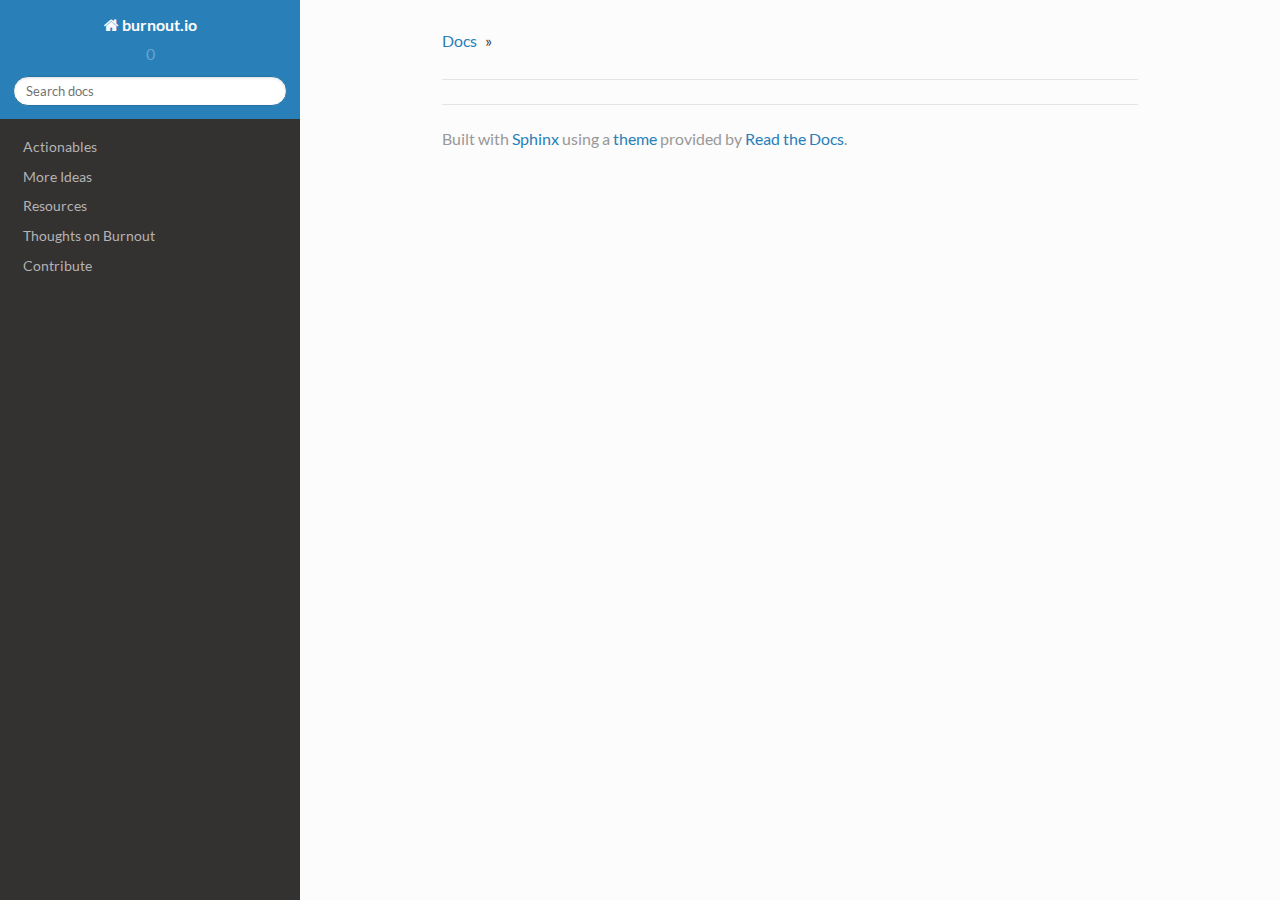
<file: _build/html/search.html>
<!DOCTYPE html>
<!--[if IE 8]><html class="no-js lt-ie9" lang="en" > <![endif]-->
<!--[if gt IE 8]><!--> <html class="no-js" lang="en" > <!--<![endif]-->
<head>
  <meta charset="utf-8">
  
  <meta name="viewport" content="width=device-width, initial-scale=1.0">
  
  <title>Search &mdash; burnout.io 0 documentation</title>
  

  
  

  

  
  
    

  

  
  
    <link rel="stylesheet" href="_static/css/theme.css" type="text/css" />
  

  

  
    <link rel="top" title="burnout.io 0 documentation" href="index.html"/> 

  
  <script src="_static/js/modernizr.min.js"></script>

</head>

<body class="wy-body-for-nav" role="document">

  <div class="wy-grid-for-nav">

    
    <nav data-toggle="wy-nav-shift" class="wy-nav-side">
      <div class="wy-side-scroll">
        <div class="wy-side-nav-search">
          

          
            <a href="index.html" class="icon icon-home"> burnout.io
          

          
          </a>

          
            
            
              <div class="version">
                0
              </div>
            
          

          
<div role="search">
  <form id="rtd-search-form" class="wy-form" action="#" method="get">
    <input type="text" name="q" placeholder="Search docs" />
    <input type="hidden" name="check_keywords" value="yes" />
    <input type="hidden" name="area" value="default" />
  </form>
</div>

          
        </div>

        <div class="wy-menu wy-menu-vertical" data-spy="affix" role="navigation" aria-label="main navigation">
          
            
            
                <ul>
<li class="toctree-l1"><a class="reference internal" href="actionables.html">Actionables</a></li>
<li class="toctree-l1"><a class="reference internal" href="moreIdeas.html">More Ideas</a></li>
<li class="toctree-l1"><a class="reference internal" href="resources.html">Resources</a></li>
<li class="toctree-l1"><a class="reference internal" href="thoughtsOnBurnout.html">Thoughts on Burnout</a></li>
<li class="toctree-l1"><a class="reference internal" href="contribute.html">Contribute</a></li>
</ul>

            
          
        </div>
      </div>
    </nav>

    <section data-toggle="wy-nav-shift" class="wy-nav-content-wrap">

      
      <nav class="wy-nav-top" role="navigation" aria-label="top navigation">
        <i data-toggle="wy-nav-top" class="fa fa-bars"></i>
        <a href="index.html">burnout.io</a>
      </nav>


      
      <div class="wy-nav-content">
        <div class="rst-content">
          





<div role="navigation" aria-label="breadcrumbs navigation">
  <ul class="wy-breadcrumbs">
    <li><a href="index.html">Docs</a> &raquo;</li>
      
    <li></li>
      <li class="wy-breadcrumbs-aside">
        
      </li>
  </ul>
  <hr/>
</div>
          <div role="main" class="document" itemscope="itemscope" itemtype="http://schema.org/Article">
           <div itemprop="articleBody">
            
  <noscript>
  <div id="fallback" class="admonition warning">
    <p class="last">
      Please activate JavaScript to enable the search
      functionality.
    </p>
  </div>
  </noscript>

  
  <div id="search-results">
  
  </div>

           </div>
          </div>
          <footer>
  

  <hr/>

  <div role="contentinfo">
    <p>

    </p>
  </div>
  Built with <a href="http://sphinx-doc.org/">Sphinx</a> using a <a href="https://github.com/snide/sphinx_rtd_theme">theme</a> provided by <a href="https://readthedocs.org">Read the Docs</a>. 

</footer>

        </div>
      </div>

    </section>

  </div>
  


  

    <script type="text/javascript">
        var DOCUMENTATION_OPTIONS = {
            URL_ROOT:'./',
            VERSION:'0',
            COLLAPSE_INDEX:false,
            FILE_SUFFIX:'.html',
            HAS_SOURCE:  true
        };
    </script>
      <script type="text/javascript" src="_static/jquery.js"></script>
      <script type="text/javascript" src="_static/underscore.js"></script>
      <script type="text/javascript" src="_static/doctools.js"></script>
      <script type="text/javascript" src="_static/searchtools.js"></script>

  

  
  
    <script type="text/javascript" src="_static/js/theme.js"></script>
  

  
  
  <script type="text/javascript">
      jQuery(function () {
          SphinxRtdTheme.StickyNav.enable();
      });
  </script>
  
  <script type="text/javascript">
    jQuery(function() { Search.loadIndex("searchindex.js"); });
  </script>
  
  <script type="text/javascript" id="searchindexloader"></script>
   


</body>
</html>
</file>
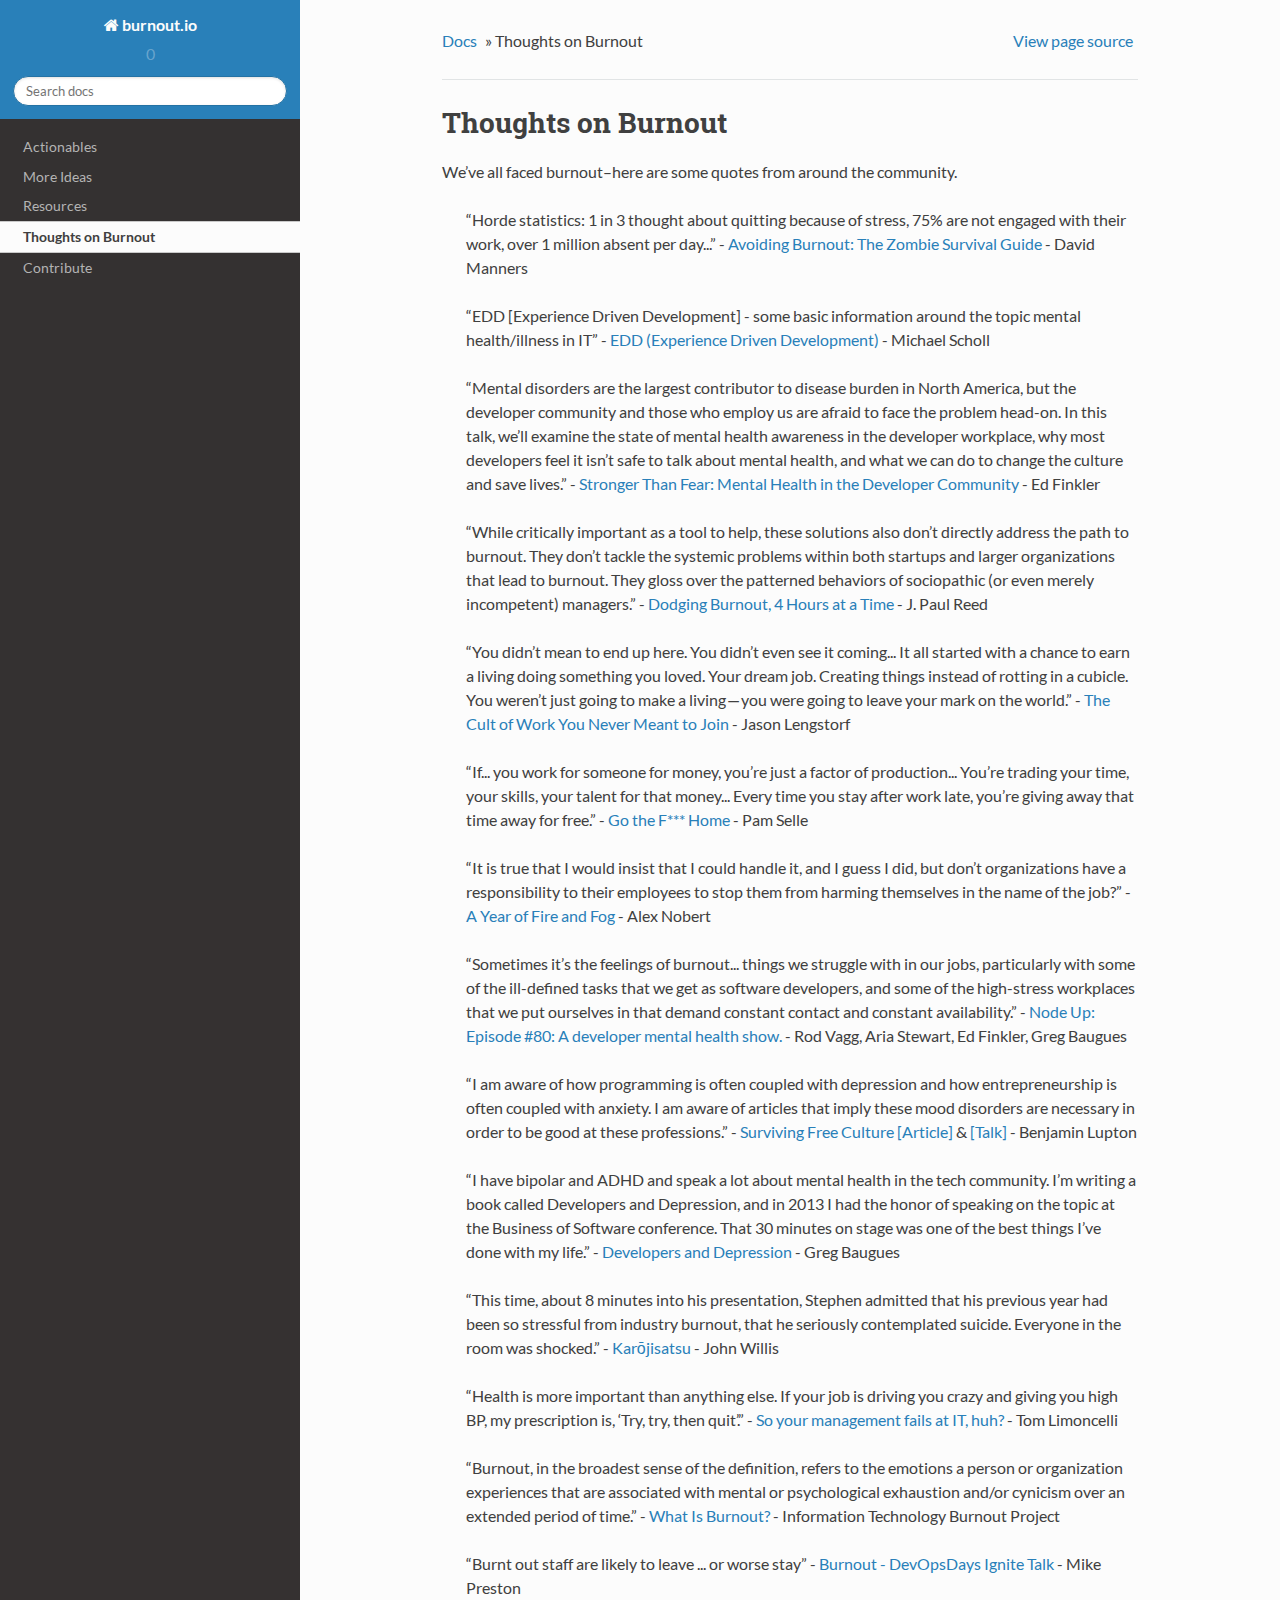
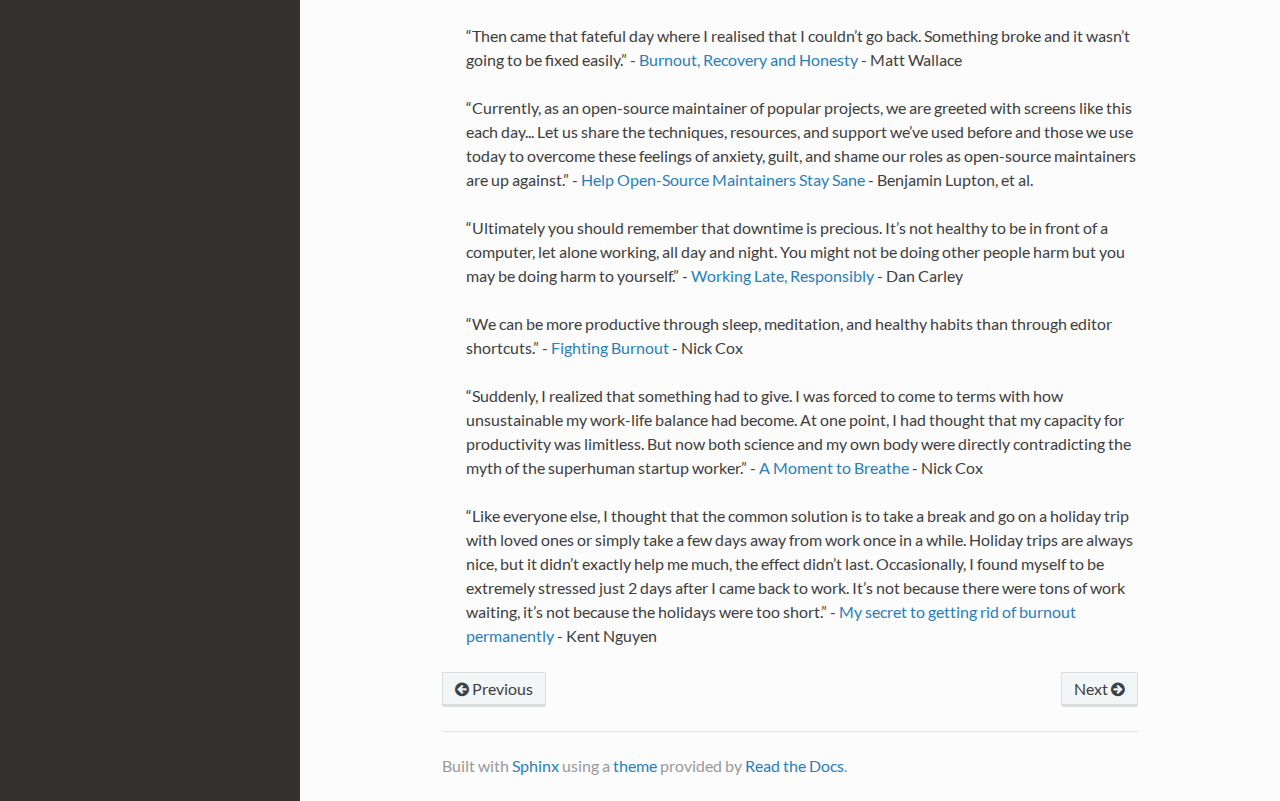
<file: _build/html/thoughtsOnBurnout.html>
<!DOCTYPE html>
<!--[if IE 8]><html class="no-js lt-ie9" lang="en" > <![endif]-->
<!--[if gt IE 8]><!--> <html class="no-js" lang="en" > <!--<![endif]-->
<head>
  <meta charset="utf-8">
  
  <meta name="viewport" content="width=device-width, initial-scale=1.0">
  
  <title>Thoughts on Burnout &mdash; burnout.io 0 documentation</title>
  

  
  

  

  
  
    

  

  
  
    <link rel="stylesheet" href="_static/css/theme.css" type="text/css" />
  

  

  
    <link rel="top" title="burnout.io 0 documentation" href="index.html"/>
        <link rel="next" title="Contribute" href="contribute.html"/>
        <link rel="prev" title="Resources" href="resources.html"/> 

  
  <script src="_static/js/modernizr.min.js"></script>

</head>

<body class="wy-body-for-nav" role="document">

  <div class="wy-grid-for-nav">

    
    <nav data-toggle="wy-nav-shift" class="wy-nav-side">
      <div class="wy-side-scroll">
        <div class="wy-side-nav-search">
          

          
            <a href="index.html" class="icon icon-home"> burnout.io
          

          
          </a>

          
            
            
              <div class="version">
                0
              </div>
            
          

          
<div role="search">
  <form id="rtd-search-form" class="wy-form" action="search.html" method="get">
    <input type="text" name="q" placeholder="Search docs" />
    <input type="hidden" name="check_keywords" value="yes" />
    <input type="hidden" name="area" value="default" />
  </form>
</div>

          
        </div>

        <div class="wy-menu wy-menu-vertical" data-spy="affix" role="navigation" aria-label="main navigation">
          
            
            
                <ul class="current">
<li class="toctree-l1"><a class="reference internal" href="actionables.html">Actionables</a></li>
<li class="toctree-l1"><a class="reference internal" href="moreIdeas.html">More Ideas</a></li>
<li class="toctree-l1"><a class="reference internal" href="resources.html">Resources</a></li>
<li class="toctree-l1 current"><a class="current reference internal" href="">Thoughts on Burnout</a></li>
<li class="toctree-l1"><a class="reference internal" href="contribute.html">Contribute</a></li>
</ul>

            
          
        </div>
      </div>
    </nav>

    <section data-toggle="wy-nav-shift" class="wy-nav-content-wrap">

      
      <nav class="wy-nav-top" role="navigation" aria-label="top navigation">
        <i data-toggle="wy-nav-top" class="fa fa-bars"></i>
        <a href="index.html">burnout.io</a>
      </nav>


      
      <div class="wy-nav-content">
        <div class="rst-content">
          





<div role="navigation" aria-label="breadcrumbs navigation">
  <ul class="wy-breadcrumbs">
    <li><a href="index.html">Docs</a> &raquo;</li>
      
    <li>Thoughts on Burnout</li>
      <li class="wy-breadcrumbs-aside">
        
          
            <a href="_sources/thoughtsOnBurnout.txt" rel="nofollow"> View page source</a>
          
        
      </li>
  </ul>
  <hr/>
</div>
          <div role="main" class="document" itemscope="itemscope" itemtype="http://schema.org/Article">
           <div itemprop="articleBody">
            
  <div class="section" id="thoughts-on-burnout">
<h1>Thoughts on Burnout<a class="headerlink" href="#thoughts-on-burnout" title="Permalink to this headline">¶</a></h1>
<p>We&#8217;ve all faced burnout&#8211;here are some quotes from around the community.</p>
<blockquote>
<div><p>&#8220;Horde statistics: 1 in 3 thought about quitting because of stress, 75% are not engaged with their work, over 1 million absent per day...&#8221; - <a class="reference external" href="https://github.com/dmanners/avoiding-burnout/blob/master/Avoiding%20Burnout.pdf">Avoiding Burnout: The Zombie Survival Guide</a> - David Manners</p>
<p>&#8220;EDD [Experience Driven Development] - some basic information around the topic mental health/illness in IT&#8221; - <a class="reference external" href="https://speakerdeck.com/mischosch/developers-mental-health">EDD (Experience Driven Development)</a> - Michael Scholl</p>
<p>&#8220;Mental disorders are the largest contributor to disease burden in North America, but the developer community and those who employ us are afraid to face the problem head-on. In this talk, we&#8217;ll examine the state of mental health awareness in the developer workplace, why most developers feel it isn&#8217;t safe to talk about mental health, and what we can do to change the culture and save lives.&#8221; - <a class="reference external" href="https://github.com/cascadiajs/2015.cascadiajs.com/issues/228">Stronger Than Fear: Mental Health in the Developer Community</a> - Ed Finkler</p>
<p>&#8220;While critically important as a tool to help, these solutions also don’t directly address the path to burnout. They don’t tackle the systemic problems within both startups and larger organizations that lead to burnout. They gloss over the patterned behaviors of sociopathic (or even merely incompetent) managers.&#8221; - <a class="reference external" href="https://medium.com/&#64;jpaulreed/dodging-burnout-4-hours-at-a-time-965f1921e6a2">Dodging Burnout, 4 Hours at a Time</a> - J. Paul Reed</p>
<p>&#8220;You didn’t mean to end up here. You didn’t even see it coming... It all started with a chance to earn a living doing something you loved. Your dream job. Creating things instead of rotting in a cubicle. You weren’t just going to make a living — you were going to leave your mark on the world.&#8221; - <a class="reference external" href="http://lengstorf.com/overkill-cult/?utm_source=burnout-io">The Cult of Work You Never Meant to Join</a> - Jason Lengstorf</p>
<p>&#8220;If... you work for someone for money, you&#8217;re just a factor of production... You&#8217;re trading your time, your skills, your talent for that money... Every time you stay after work late, you&#8217;re giving away that time away for free.&#8221; - <a class="reference external" href="https://www.youtube.com/watch?v=YBoS-svKdgs">Go the F*** Home</a> - Pam Selle</p>
<p>&#8220;It is true that I would insist that I could handle it, and I guess I did, but don’t organizations have a responsibility to their employees to stop them from harming themselves in the name of the job?&#8221; - <a class="reference external" href="https://medium.com/&#64;nobert/a-year-of-fire-and-fog-2c68f90c74e4">A Year of Fire and Fog</a> - Alex Nobert</p>
<p>&#8220;Sometimes it&#8217;s the feelings of burnout... things we struggle with in our jobs, particularly with some of the ill-defined tasks that we get as software developers, and some of the high-stress workplaces that we put ourselves in that demand constant contact and constant availability.&#8221; - <a class="reference external" href="http://nodeup.com/eighty">Node Up: Episode #80: A developer mental health show.</a> - Rod Vagg, Aria Stewart, Ed Finkler, Greg Baugues</p>
<p>&#8220;I am aware of how programming is often coupled with depression and how entrepreneurship is often coupled with anxiety. I am aware of articles that imply these mood disorders are necessary in order to be good at these professions.&#8221; - <a class="reference external" href="https://medium.com/&#64;balupton/surviving-free-culture-f99b39ceb059">Surviving Free Culture [Article]</a> &amp; <a class="reference external" href="https://www.youtube.com/watch?v=Lt_oKuaFgrg">[Talk]</a> - Benjamin Lupton</p>
<p>&#8220;I have bipolar and ADHD and speak a lot about mental health in the tech community. I’m writing a book called Developers and Depression, and in 2013 I had the honor of speaking on the topic at the Business of Software conference. That 30 minutes on stage was one of the best things I’ve done with my life.&#8221; - <a class="reference external" href="http://baugues.com/depression">Developers and Depression</a> - Greg Baugues</p>
<p>&#8220;This time, about 8 minutes into his presentation, Stephen admitted that his previous year had been so stressful from industry burnout, that he seriously contemplated suicide.  Everyone in the room was shocked.&#8221; - <a class="reference external" href="http://itrevolution.com/karojisatsu/">Karōjisatsu</a> - John Willis</p>
<p>&#8220;Health is more important than anything else. If your job is driving you crazy and giving you high BP, my prescription is, &#8216;Try, try, then quit&#8217;.&#8221; - <a class="reference external" href="http://everythingsysadmin.com/2013/08/let-failures-fail.html">So your management fails at IT, huh?</a> - Tom Limoncelli</p>
<p>&#8220;Burnout, in the broadest sense of the definition, refers to the emotions a person or organization experiences that are associated with mental or psychological exhaustion and/or cynicism over an extended period of time.&#8221; - <a class="reference external" href="http://www.itburnout.org/what-is-burnout/">What Is Burnout?</a> - Information Technology Burnout Project</p>
<p>&#8220;Burnt out staff are likely to leave ... or worse stay&#8221; - <a class="reference external" href="http://vimeo.com/79378532">Burnout - DevOpsDays Ignite Talk</a> - Mike Preston</p>
<p>&#8220;Then came that fateful day where I realised that I couldn’t go back.  Something broke and it wasn’t going to be fixed easily.&#8221; - <a class="reference external" href="http://doics.co/2013/11/12/burnout-recovery-and-honesty/">Burnout, Recovery and Honesty</a> - Matt Wallace</p>
<p>&#8220;Currently, as an open-source maintainer of popular projects, we are greeted with screens like this each day... Let us share the techniques, resources, and support we&#8217;ve used before and those we use today to overcome these feelings of anxiety, guilt, and shame our roles as open-source maintainers are up against.&#8221; - <a class="reference external" href="https://github.com/isaacs/github/issues/167">Help Open-Source Maintainers Stay Sane</a> - Benjamin Lupton, et al.</p>
<p>&#8220;Ultimately you should remember that downtime is precious. It’s not healthy to be in front of a computer, let alone working, all day and night. You might not be doing other people harm but you may be doing harm to yourself.&#8221; - <a class="reference external" href="http://dan.carley.co/blog/2014/05/21/working-late-responsibly/">Working Late, Responsibly</a> - Dan Carley</p>
<p>&#8220;We can be more productive through sleep, meditation, and healthy habits than through editor shortcuts.&#8221; - <a class="reference external" href="http://confreaks.com/videos/2621-btvruby2013-fighting-burnout-incorporating-rest-into-the-software-development-workflow">Fighting Burnout</a> - Nick Cox</p>
<p>&#8220;Suddenly, I realized that something had to give. I was forced to come to terms with how unsustainable my work-life balance had become. At one point, I had thought that my capacity for productivity was limitless. But now both science and my own body were directly contradicting the myth of the superhuman startup worker.&#8221; - <a class="reference external" href="http://alistapart.com/article/a-moment-to-breathe">A Moment to Breathe</a> - Nick Cox</p>
<p>&#8220;Like everyone else, I thought that the common solution is to take a break and go on a holiday trip with loved ones or simply take a few days away from work once in a while. Holiday trips are always nice, but it didn’t exactly help me much, the effect didn’t last. Occasionally, I found myself to be extremely stressed just 2 days after I came back to work. It’s not because there were tons of work waiting, it’s not because the holidays were too short.&#8221; - <a class="reference external" href="http://kentnguyen.com/personal/getting-rid-burnouts/">My secret to getting rid of burnout permanently</a> - Kent Nguyen</p>
</div></blockquote>
</div>


           </div>
          </div>
          <footer>
  
    <div class="rst-footer-buttons" role="navigation" aria-label="footer navigation">
      
        <a href="contribute.html" class="btn btn-neutral float-right" title="Contribute" accesskey="n">Next <span class="fa fa-arrow-circle-right"></span></a>
      
      
        <a href="resources.html" class="btn btn-neutral" title="Resources" accesskey="p"><span class="fa fa-arrow-circle-left"></span> Previous</a>
      
    </div>
  

  <hr/>

  <div role="contentinfo">
    <p>

    </p>
  </div>
  Built with <a href="http://sphinx-doc.org/">Sphinx</a> using a <a href="https://github.com/snide/sphinx_rtd_theme">theme</a> provided by <a href="https://readthedocs.org">Read the Docs</a>. 

</footer>

        </div>
      </div>

    </section>

  </div>
  


  

    <script type="text/javascript">
        var DOCUMENTATION_OPTIONS = {
            URL_ROOT:'./',
            VERSION:'0',
            COLLAPSE_INDEX:false,
            FILE_SUFFIX:'.html',
            HAS_SOURCE:  true
        };
    </script>
      <script type="text/javascript" src="_static/jquery.js"></script>
      <script type="text/javascript" src="_static/underscore.js"></script>
      <script type="text/javascript" src="_static/doctools.js"></script>

  

  
  
    <script type="text/javascript" src="_static/js/theme.js"></script>
  

  
  
  <script type="text/javascript">
      jQuery(function () {
          SphinxRtdTheme.StickyNav.enable();
      });
  </script>
   

</body>
</html>
</file>
<file: _build/html/_static/css/theme.css>
﻿*{-webkit-box-sizing:border-box;-moz-box-sizing:border-box;box-sizing:border-box}article,aside,details,figcaption,figure,footer,header,hgroup,nav,section{display:block}audio,canvas,video{display:inline-block;*display:inline;*zoom:1}audio:not([controls]){display:none}[hidden]{display:none}*{-webkit-box-sizing:border-box;-moz-box-sizing:border-box;box-sizing:border-box}html{font-size:100%;-webkit-text-size-adjust:100%;-ms-text-size-adjust:100%}body{margin:0}a:hover,a:active{outline:0}abbr[title]{border-bottom:1px dotted}b,strong{font-weight:bold}blockquote{margin:0}dfn{font-style:italic}ins{background:#ff9;color:#000;text-decoration:none}mark{background:#ff0;color:#000;font-style:italic;font-weight:bold}pre,code,.rst-content tt,.rst-content code,kbd,samp{font-family:monospace,serif;_font-family:"courier new",monospace;font-size:1em}pre{white-space:pre}q{quotes:none}q:before,q:after{content:"";content:none}small{font-size:85%}sub,sup{font-size:75%;line-height:0;position:relative;vertical-align:baseline}sup{top:-0.5em}sub{bottom:-0.25em}ul,ol,dl{margin:0;padding:0;list-style:none;list-style-image:none}li{list-style:none}dd{margin:0}img{border:0;-ms-interpolation-mode:bicubic;vertical-align:middle;max-width:100%}svg:not(:root){overflow:hidden}figure{margin:0}form{margin:0}fieldset{border:0;margin:0;padding:0}label{cursor:pointer}legend{border:0;*margin-left:-7px;padding:0;white-space:normal}button,input,select,textarea{font-size:100%;margin:0;vertical-align:baseline;*vertical-align:middle}button,input{line-height:normal}button,input[type="button"],input[type="reset"],input[type="submit"]{cursor:pointer;-webkit-appearance:button;*overflow:visible}button[disabled],input[disabled]{cursor:default}input[type="checkbox"],input[type="radio"]{box-sizing:border-box;padding:0;*width:13px;*height:13px}input[type="search"]{-webkit-appearance:textfield;-moz-box-sizing:content-box;-webkit-box-sizing:content-box;box-sizing:content-box}input[type="search"]::-webkit-search-decoration,input[type="search"]::-webkit-search-cancel-button{-webkit-appearance:none}button::-moz-focus-inner,input::-moz-focus-inner{border:0;padding:0}textarea{overflow:auto;vertical-align:top;resize:vertical}table{border-collapse:collapse;border-spacing:0}td{vertical-align:top}.chromeframe{margin:0.2em 0;background:#ccc;color:#000;padding:0.2em 0}.ir{display:block;border:0;text-indent:-999em;overflow:hidden;background-color:transparent;background-repeat:no-repeat;text-align:left;direction:ltr;*line-height:0}.ir br{display:none}.hidden{display:none !important;visibility:hidden}.visuallyhidden{border:0;clip:rect(0 0 0 0);height:1px;margin:-1px;overflow:hidden;padding:0;position:absolute;width:1px}.visuallyhidden.focusable:active,.visuallyhidden.focusable:focus{clip:auto;height:auto;margin:0;overflow:visible;position:static;width:auto}.invisible{visibility:hidden}.relative{position:relative}big,small{font-size:100%}@media print{html,body,section{background:none !important}*{box-shadow:none !important;text-shadow:none !important;filter:none !important;-ms-filter:none !important}a,a:visited{text-decoration:underline}.ir a:after,a[href^="javascript:"]:after,a[href^="#"]:after{content:""}pre,blockquote{page-break-inside:avoid}thead{display:table-header-group}tr,img{page-break-inside:avoid}img{max-width:100% !important}@page{margin:0.5cm}p,h2,.rst-content .toctree-wrapper p.caption,h3{orphans:3;widows:3}h2,.rst-content .toctree-wrapper p.caption,h3{page-break-after:avoid}}.fa:before,.wy-menu-vertical li span.toctree-expand:before,.wy-menu-vertical li.on a span.toctree-expand:before,.wy-menu-vertical li.current>a span.toctree-expand:before,.rst-content .admonition-title:before,.rst-content h1 .headerlink:before,.rst-content h2 .headerlink:before,.rst-content h3 .headerlink:before,.rst-content h4 .headerlink:before,.rst-content h5 .headerlink:before,.rst-content h6 .headerlink:before,.rst-content dl dt .headerlink:before,.rst-content p.caption .headerlink:before,.rst-content tt.download span:first-child:before,.rst-content code.download span:first-child:before,.icon:before,.wy-dropdown .caret:before,.wy-inline-validate.wy-inline-validate-success .wy-input-context:before,.wy-inline-validate.wy-inline-validate-danger .wy-input-context:before,.wy-inline-validate.wy-inline-validate-warning .wy-input-context:before,.wy-inline-validate.wy-inline-validate-info .wy-input-context:before,.wy-alert,.rst-content .note,.rst-content .attention,.rst-content .caution,.rst-content .danger,.rst-content .error,.rst-content .hint,.rst-content .important,.rst-content .tip,.rst-content .warning,.rst-content .seealso,.rst-content .admonition-todo,.btn,input[type="text"],input[type="password"],input[type="email"],input[type="url"],input[type="date"],input[type="month"],input[type="time"],input[type="datetime"],input[type="datetime-local"],input[type="week"],input[type="number"],input[type="search"],input[type="tel"],input[type="color"],select,textarea,.wy-menu-vertical li.on a,.wy-menu-vertical li.current>a,.wy-side-nav-search>a,.wy-side-nav-search .wy-dropdown>a,.wy-nav-top a{-webkit-font-smoothing:antialiased}.clearfix{*zoom:1}.clearfix:before,.clearfix:after{display:table;content:""}.clearfix:after{clear:both}/*!
 *  Font Awesome 4.2.0 by @davegandy - http://fontawesome.io - @fontawesome
 *  License - http://fontawesome.io/license (Font: SIL OFL 1.1, CSS: MIT License)
 */@font-face{font-family:'FontAwesome';src:url("../fonts/fontawesome-webfont.eot?v=4.2.0");src:url("../fonts/fontawesome-webfont.eot?#iefix&v=4.2.0") format("embedded-opentype"),url("../fonts/fontawesome-webfont.woff?v=4.2.0") format("woff"),url("../fonts/fontawesome-webfont.ttf?v=4.2.0") format("truetype"),url("../fonts/fontawesome-webfont.svg?v=4.2.0#fontawesomeregular") format("svg");font-weight:normal;font-style:normal}.fa,.wy-menu-vertical li span.toctree-expand,.wy-menu-vertical li.on a span.toctree-expand,.wy-menu-vertical li.current>a span.toctree-expand,.rst-content .admonition-title,.rst-content h1 .headerlink,.rst-content h2 .headerlink,.rst-content h3 .headerlink,.rst-content h4 .headerlink,.rst-content h5 .headerlink,.rst-content h6 .headerlink,.rst-content dl dt .headerlink,.rst-content p.caption .headerlink,.rst-content tt.download span:first-child,.rst-content code.download span:first-child,.icon{display:inline-block;font:normal normal normal 14px/1 FontAwesome;font-size:inherit;text-rendering:auto;-webkit-font-smoothing:antialiased;-moz-osx-font-smoothing:grayscale}.fa-lg{font-size:1.33333em;line-height:0.75em;vertical-align:-15%}.fa-2x{font-size:2em}.fa-3x{font-size:3em}.fa-4x{font-size:4em}.fa-5x{font-size:5em}.fa-fw{width:1.28571em;text-align:center}.fa-ul{padding-left:0;margin-left:2.14286em;list-style-type:none}.fa-ul>li{position:relative}.fa-li{position:absolute;left:-2.14286em;width:2.14286em;top:0.14286em;text-align:center}.fa-li.fa-lg{left:-1.85714em}.fa-border{padding:.2em .25em .15em;border:solid 0.08em #eee;border-radius:.1em}.pull-right{float:right}.pull-left{float:left}.fa.pull-left,.wy-menu-vertical li span.pull-left.toctree-expand,.wy-menu-vertical li.on a span.pull-left.toctree-expand,.wy-menu-vertical li.current>a span.pull-left.toctree-expand,.rst-content .pull-left.admonition-title,.rst-content h1 .pull-left.headerlink,.rst-content h2 .pull-left.headerlink,.rst-content h3 .pull-left.headerlink,.rst-content h4 .pull-left.headerlink,.rst-content h5 .pull-left.headerlink,.rst-content h6 .pull-left.headerlink,.rst-content dl dt .pull-left.headerlink,.rst-content p.caption .pull-left.headerlink,.rst-content tt.download span.pull-left:first-child,.rst-content code.download span.pull-left:first-child,.pull-left.icon{margin-right:.3em}.fa.pull-right,.wy-menu-vertical li span.pull-right.toctree-expand,.wy-menu-vertical li.on a span.pull-right.toctree-expand,.wy-menu-vertical li.current>a span.pull-right.toctree-expand,.rst-content .pull-right.admonition-title,.rst-content h1 .pull-right.headerlink,.rst-content h2 .pull-right.headerlink,.rst-content h3 .pull-right.headerlink,.rst-content h4 .pull-right.headerlink,.rst-content h5 .pull-right.headerlink,.rst-content h6 .pull-right.headerlink,.rst-content dl dt .pull-right.headerlink,.rst-content p.caption .pull-right.headerlink,.rst-content tt.download span.pull-right:first-child,.rst-content code.download span.pull-right:first-child,.pull-right.icon{margin-left:.3em}.fa-spin{-webkit-animation:fa-spin 2s infinite linear;animation:fa-spin 2s infinite linear}@-webkit-keyframes fa-spin{0%{-webkit-transform:rotate(0deg);transform:rotate(0deg)}100%{-webkit-transform:rotate(359deg);transform:rotate(359deg)}}@keyframes fa-spin{0%{-webkit-transform:rotate(0deg);transform:rotate(0deg)}100%{-webkit-transform:rotate(359deg);transform:rotate(359deg)}}.fa-rotate-90{filter:progid:DXImageTransform.Microsoft.BasicImage(rotation=1);-webkit-transform:rotate(90deg);-ms-transform:rotate(90deg);transform:rotate(90deg)}.fa-rotate-180{filter:progid:DXImageTransform.Microsoft.BasicImage(rotation=2);-webkit-transform:rotate(180deg);-ms-transform:rotate(180deg);transform:rotate(180deg)}.fa-rotate-270{filter:progid:DXImageTransform.Microsoft.BasicImage(rotation=3);-webkit-transform:rotate(270deg);-ms-transform:rotate(270deg);transform:rotate(270deg)}.fa-flip-horizontal{filter:progid:DXImageTransform.Microsoft.BasicImage(rotation=0);-webkit-transform:scale(-1, 1);-ms-transform:scale(-1, 1);transform:scale(-1, 1)}.fa-flip-vertical{filter:progid:DXImageTransform.Microsoft.BasicImage(rotation=2);-webkit-transform:scale(1, -1);-ms-transform:scale(1, -1);transform:scale(1, -1)}:root .fa-rotate-90,:root .fa-rotate-180,:root .fa-rotate-270,:root .fa-flip-horizontal,:root .fa-flip-vertical{filter:none}.fa-stack{position:relative;display:inline-block;width:2em;height:2em;line-height:2em;vertical-align:middle}.fa-stack-1x,.fa-stack-2x{position:absolute;left:0;width:100%;text-align:center}.fa-stack-1x{line-height:inherit}.fa-stack-2x{font-size:2em}.fa-inverse{color:#fff}.fa-glass:before{content:""}.fa-music:before{content:""}.fa-search:before,.icon-search:before{content:""}.fa-envelope-o:before{content:""}.fa-heart:before{content:""}.fa-star:before{content:""}.fa-star-o:before{content:""}.fa-user:before{content:""}.fa-film:before{content:""}.fa-th-large:before{content:""}.fa-th:before{content:""}.fa-th-list:before{content:""}.fa-check:before{content:""}.fa-remove:before,.fa-close:before,.fa-times:before{content:""}.fa-search-plus:before{content:""}.fa-search-minus:before{content:""}.fa-power-off:before{content:""}.fa-signal:before{content:""}.fa-gear:before,.fa-cog:before{content:""}.fa-trash-o:before{content:""}.fa-home:before,.icon-home:before{content:""}.fa-file-o:before{content:""}.fa-clock-o:before{content:""}.fa-road:before{content:""}.fa-download:before,.rst-content tt.download span:first-child:before,.rst-content code.download span:first-child:before{content:""}.fa-arrow-circle-o-down:before{content:""}.fa-arrow-circle-o-up:before{content:""}.fa-inbox:before{content:""}.fa-play-circle-o:before{content:""}.fa-rotate-right:before,.fa-repeat:before{content:""}.fa-refresh:before{content:""}.fa-list-alt:before{content:""}.fa-lock:before{content:""}.fa-flag:before{content:""}.fa-headphones:before{content:""}.fa-volume-off:before{content:""}.fa-volume-down:before{content:""}.fa-volume-up:before{content:""}.fa-qrcode:before{content:""}.fa-barcode:before{content:""}.fa-tag:before{content:""}.fa-tags:before{content:""}.fa-book:before,.icon-book:before{content:""}.fa-bookmark:before{content:""}.fa-print:before{content:""}.fa-camera:before{content:""}.fa-font:before{content:""}.fa-bold:before{content:""}.fa-italic:before{content:""}.fa-text-height:before{content:""}.fa-text-width:before{content:""}.fa-align-left:before{content:""}.fa-align-center:before{content:""}.fa-align-right:before{content:""}.fa-align-justify:before{content:""}.fa-list:before{content:""}.fa-dedent:before,.fa-outdent:before{content:""}.fa-indent:before{content:""}.fa-video-camera:before{content:""}.fa-photo:before,.fa-image:before,.fa-picture-o:before{content:""}.fa-pencil:before{content:""}.fa-map-marker:before{content:""}.fa-adjust:before{content:""}.fa-tint:before{content:""}.fa-edit:before,.fa-pencil-square-o:before{content:""}.fa-share-square-o:before{content:""}.fa-check-square-o:before{content:""}.fa-arrows:before{content:""}.fa-step-backward:before{content:""}.fa-fast-backward:before{content:""}.fa-backward:before{content:""}.fa-play:before{content:""}.fa-pause:before{content:""}.fa-stop:before{content:""}.fa-forward:before{content:""}.fa-fast-forward:before{content:""}.fa-step-forward:before{content:""}.fa-eject:before{content:""}.fa-chevron-left:before{content:""}.fa-chevron-right:before{content:""}.fa-plus-circle:before{content:""}.fa-minus-circle:before{content:""}.fa-times-circle:before,.wy-inline-validate.wy-inline-validate-danger .wy-input-context:before{content:""}.fa-check-circle:before,.wy-inline-validate.wy-inline-validate-success .wy-input-context:before{content:""}.fa-question-circle:before{content:""}.fa-info-circle:before{content:""}.fa-crosshairs:before{content:""}.fa-times-circle-o:before{content:""}.fa-check-circle-o:before{content:""}.fa-ban:before{content:""}.fa-arrow-left:before{content:""}.fa-arrow-right:before{content:""}.fa-arrow-up:before{content:""}.fa-arrow-down:before{content:""}.fa-mail-forward:before,.fa-share:before{content:""}.fa-expand:before{content:""}.fa-compress:before{content:""}.fa-plus:before{content:""}.fa-minus:before{content:""}.fa-asterisk:before{content:""}.fa-exclamation-circle:before,.wy-inline-validate.wy-inline-validate-warning .wy-input-context:before,.wy-inline-validate.wy-inline-validate-info .wy-input-context:before,.rst-content .admonition-title:before{content:""}.fa-gift:before{content:""}.fa-leaf:before{content:""}.fa-fire:before,.icon-fire:before{content:""}.fa-eye:before{content:""}.fa-eye-slash:before{content:""}.fa-warning:before,.fa-exclamation-triangle:before{content:""}.fa-plane:before{content:""}.fa-calendar:before{content:""}.fa-random:before{content:""}.fa-comment:before{content:""}.fa-magnet:before{content:""}.fa-chevron-up:before{content:""}.fa-chevron-down:before{content:""}.fa-retweet:before{content:""}.fa-shopping-cart:before{content:""}.fa-folder:before{content:""}.fa-folder-open:before{content:""}.fa-arrows-v:before{content:""}.fa-arrows-h:before{content:""}.fa-bar-chart-o:before,.fa-bar-chart:before{content:""}.fa-twitter-square:before{content:""}.fa-facebook-square:before{content:""}.fa-camera-retro:before{content:""}.fa-key:before{content:""}.fa-gears:before,.fa-cogs:before{content:""}.fa-comments:before{content:""}.fa-thumbs-o-up:before{content:""}.fa-thumbs-o-down:before{content:""}.fa-star-half:before{content:""}.fa-heart-o:before{content:""}.fa-sign-out:before{content:""}.fa-linkedin-square:before{content:""}.fa-thumb-tack:before{content:""}.fa-external-link:before{content:""}.fa-sign-in:before{content:""}.fa-trophy:before{content:""}.fa-github-square:before{content:""}.fa-upload:before{content:""}.fa-lemon-o:before{content:""}.fa-phone:before{content:""}.fa-square-o:before{content:""}.fa-bookmark-o:before{content:""}.fa-phone-square:before{content:""}.fa-twitter:before{content:""}.fa-facebook:before{content:""}.fa-github:before,.icon-github:before{content:""}.fa-unlock:before{content:""}.fa-credit-card:before{content:""}.fa-rss:before{content:""}.fa-hdd-o:before{content:""}.fa-bullhorn:before{content:""}.fa-bell:before{content:""}.fa-certificate:before{content:""}.fa-hand-o-right:before{content:""}.fa-hand-o-left:before{content:""}.fa-hand-o-up:before{content:""}.fa-hand-o-down:before{content:""}.fa-arrow-circle-left:before,.icon-circle-arrow-left:before{content:""}.fa-arrow-circle-right:before,.icon-circle-arrow-right:before{content:""}.fa-arrow-circle-up:before{content:""}.fa-arrow-circle-down:before{content:""}.fa-globe:before{content:""}.fa-wrench:before{content:""}.fa-tasks:before{content:""}.fa-filter:before{content:""}.fa-briefcase:before{content:""}.fa-arrows-alt:before{content:""}.fa-group:before,.fa-users:before{content:""}.fa-chain:before,.fa-link:before,.icon-link:before{content:""}.fa-cloud:before{content:""}.fa-flask:before{content:""}.fa-cut:before,.fa-scissors:before{content:""}.fa-copy:before,.fa-files-o:before{content:""}.fa-paperclip:before{content:""}.fa-save:before,.fa-floppy-o:before{content:""}.fa-square:before{content:""}.fa-navicon:before,.fa-reorder:before,.fa-bars:before{content:""}.fa-list-ul:before{content:""}.fa-list-ol:before{content:""}.fa-strikethrough:before{content:""}.fa-underline:before{content:""}.fa-table:before{content:""}.fa-magic:before{content:""}.fa-truck:before{content:""}.fa-pinterest:before{content:""}.fa-pinterest-square:before{content:""}.fa-google-plus-square:before{content:""}.fa-google-plus:before{content:""}.fa-money:before{content:""}.fa-caret-down:before,.wy-dropdown .caret:before,.icon-caret-down:before{content:""}.fa-caret-up:before{content:""}.fa-caret-left:before{content:""}.fa-caret-right:before{content:""}.fa-columns:before{content:""}.fa-unsorted:before,.fa-sort:before{content:""}.fa-sort-down:before,.fa-sort-desc:before{content:""}.fa-sort-up:before,.fa-sort-asc:before{content:""}.fa-envelope:before{content:""}.fa-linkedin:before{content:""}.fa-rotate-left:before,.fa-undo:before{content:""}.fa-legal:before,.fa-gavel:before{content:""}.fa-dashboard:before,.fa-tachometer:before{content:""}.fa-comment-o:before{content:""}.fa-comments-o:before{content:""}.fa-flash:before,.fa-bolt:before{content:""}.fa-sitemap:before{content:""}.fa-umbrella:before{content:""}.fa-paste:before,.fa-clipboard:before{content:""}.fa-lightbulb-o:before{content:""}.fa-exchange:before{content:""}.fa-cloud-download:before{content:""}.fa-cloud-upload:before{content:""}.fa-user-md:before{content:""}.fa-stethoscope:before{content:""}.fa-suitcase:before{content:""}.fa-bell-o:before{content:""}.fa-coffee:before{content:""}.fa-cutlery:before{content:""}.fa-file-text-o:before{content:""}.fa-building-o:before{content:""}.fa-hospital-o:before{content:""}.fa-ambulance:before{content:""}.fa-medkit:before{content:""}.fa-fighter-jet:before{content:""}.fa-beer:before{content:""}.fa-h-square:before{content:""}.fa-plus-square:before{content:""}.fa-angle-double-left:before{content:""}.fa-angle-double-right:before{content:""}.fa-angle-double-up:before{content:""}.fa-angle-double-down:before{content:""}.fa-angle-left:before{content:""}.fa-angle-right:before{content:""}.fa-angle-up:before{content:""}.fa-angle-down:before{content:""}.fa-desktop:before{content:""}.fa-laptop:before{content:""}.fa-tablet:before{content:""}.fa-mobile-phone:before,.fa-mobile:before{content:""}.fa-circle-o:before{content:""}.fa-quote-left:before{content:""}.fa-quote-right:before{content:""}.fa-spinner:before{content:""}.fa-circle:before{content:""}.fa-mail-reply:before,.fa-reply:before{content:""}.fa-github-alt:before{content:""}.fa-folder-o:before{content:""}.fa-folder-open-o:before{content:""}.fa-smile-o:before{content:""}.fa-frown-o:before{content:""}.fa-meh-o:before{content:""}.fa-gamepad:before{content:""}.fa-keyboard-o:before{content:""}.fa-flag-o:before{content:""}.fa-flag-checkered:before{content:""}.fa-terminal:before{content:""}.fa-code:before{content:""}.fa-mail-reply-all:before,.fa-reply-all:before{content:""}.fa-star-half-empty:before,.fa-star-half-full:before,.fa-star-half-o:before{content:""}.fa-location-arrow:before{content:""}.fa-crop:before{content:""}.fa-code-fork:before{content:""}.fa-unlink:before,.fa-chain-broken:before{content:""}.fa-question:before{content:""}.fa-info:before{content:""}.fa-exclamation:before{content:""}.fa-superscript:before{content:""}.fa-subscript:before{content:""}.fa-eraser:before{content:""}.fa-puzzle-piece:before{content:""}.fa-microphone:before{content:""}.fa-microphone-slash:before{content:""}.fa-shield:before{content:""}.fa-calendar-o:before{content:""}.fa-fire-extinguisher:before{content:""}.fa-rocket:before{content:""}.fa-maxcdn:before{content:""}.fa-chevron-circle-left:before{content:""}.fa-chevron-circle-right:before{content:""}.fa-chevron-circle-up:before{content:""}.fa-chevron-circle-down:before{content:""}.fa-html5:before{content:""}.fa-css3:before{content:""}.fa-anchor:before{content:""}.fa-unlock-alt:before{content:""}.fa-bullseye:before{content:""}.fa-ellipsis-h:before{content:""}.fa-ellipsis-v:before{content:""}.fa-rss-square:before{content:""}.fa-play-circle:before{content:""}.fa-ticket:before{content:""}.fa-minus-square:before{content:""}.fa-minus-square-o:before,.wy-menu-vertical li.on a span.toctree-expand:before,.wy-menu-vertical li.current>a span.toctree-expand:before{content:""}.fa-level-up:before{content:""}.fa-level-down:before{content:""}.fa-check-square:before{content:""}.fa-pencil-square:before{content:""}.fa-external-link-square:before{content:""}.fa-share-square:before{content:""}.fa-compass:before{content:""}.fa-toggle-down:before,.fa-caret-square-o-down:before{content:""}.fa-toggle-up:before,.fa-caret-square-o-up:before{content:""}.fa-toggle-right:before,.fa-caret-square-o-right:before{content:""}.fa-euro:before,.fa-eur:before{content:""}.fa-gbp:before{content:""}.fa-dollar:before,.fa-usd:before{content:""}.fa-rupee:before,.fa-inr:before{content:""}.fa-cny:before,.fa-rmb:before,.fa-yen:before,.fa-jpy:before{content:""}.fa-ruble:before,.fa-rouble:before,.fa-rub:before{content:""}.fa-won:before,.fa-krw:before{content:""}.fa-bitcoin:before,.fa-btc:before{content:""}.fa-file:before{content:""}.fa-file-text:before{content:""}.fa-sort-alpha-asc:before{content:""}.fa-sort-alpha-desc:before{content:""}.fa-sort-amount-asc:before{content:""}.fa-sort-amount-desc:before{content:""}.fa-sort-numeric-asc:before{content:""}.fa-sort-numeric-desc:before{content:""}.fa-thumbs-up:before{content:""}.fa-thumbs-down:before{content:""}.fa-youtube-square:before{content:""}.fa-youtube:before{content:""}.fa-xing:before{content:""}.fa-xing-square:before{content:""}.fa-youtube-play:before{content:""}.fa-dropbox:before{content:""}.fa-stack-overflow:before{content:""}.fa-instagram:before{content:""}.fa-flickr:before{content:""}.fa-adn:before{content:""}.fa-bitbucket:before,.icon-bitbucket:before{content:""}.fa-bitbucket-square:before{content:""}.fa-tumblr:before{content:""}.fa-tumblr-square:before{content:""}.fa-long-arrow-down:before{content:""}.fa-long-arrow-up:before{content:""}.fa-long-arrow-left:before{content:""}.fa-long-arrow-right:before{content:""}.fa-apple:before{content:""}.fa-windows:before{content:""}.fa-android:before{content:""}.fa-linux:before{content:""}.fa-dribbble:before{content:""}.fa-skype:before{content:""}.fa-foursquare:before{content:""}.fa-trello:before{content:""}.fa-female:before{content:""}.fa-male:before{content:""}.fa-gittip:before{content:""}.fa-sun-o:before{content:""}.fa-moon-o:before{content:""}.fa-archive:before{content:""}.fa-bug:before{content:""}.fa-vk:before{content:""}.fa-weibo:before{content:""}.fa-renren:before{content:""}.fa-pagelines:before{content:""}.fa-stack-exchange:before{content:""}.fa-arrow-circle-o-right:before{content:""}.fa-arrow-circle-o-left:before{content:""}.fa-toggle-left:before,.fa-caret-square-o-left:before{content:""}.fa-dot-circle-o:before{content:""}.fa-wheelchair:before{content:""}.fa-vimeo-square:before{content:""}.fa-turkish-lira:before,.fa-try:before{content:""}.fa-plus-square-o:before,.wy-menu-vertical li span.toctree-expand:before{content:""}.fa-space-shuttle:before{content:""}.fa-slack:before{content:""}.fa-envelope-square:before{content:""}.fa-wordpress:before{content:""}.fa-openid:before{content:""}.fa-institution:before,.fa-bank:before,.fa-university:before{content:""}.fa-mortar-board:before,.fa-graduation-cap:before{content:""}.fa-yahoo:before{content:""}.fa-google:before{content:""}.fa-reddit:before{content:""}.fa-reddit-square:before{content:""}.fa-stumbleupon-circle:before{content:""}.fa-stumbleupon:before{content:""}.fa-delicious:before{content:""}.fa-digg:before{content:""}.fa-pied-piper:before{content:""}.fa-pied-piper-alt:before{content:""}.fa-drupal:before{content:""}.fa-joomla:before{content:""}.fa-language:before{content:""}.fa-fax:before{content:""}.fa-building:before{content:""}.fa-child:before{content:""}.fa-paw:before{content:""}.fa-spoon:before{content:""}.fa-cube:before{content:""}.fa-cubes:before{content:""}.fa-behance:before{content:""}.fa-behance-square:before{content:""}.fa-steam:before{content:""}.fa-steam-square:before{content:""}.fa-recycle:before{content:""}.fa-automobile:before,.fa-car:before{content:""}.fa-cab:before,.fa-taxi:before{content:""}.fa-tree:before{content:""}.fa-spotify:before{content:""}.fa-deviantart:before{content:""}.fa-soundcloud:before{content:""}.fa-database:before{content:""}.fa-file-pdf-o:before{content:""}.fa-file-word-o:before{content:""}.fa-file-excel-o:before{content:""}.fa-file-powerpoint-o:before{content:""}.fa-file-photo-o:before,.fa-file-picture-o:before,.fa-file-image-o:before{content:""}.fa-file-zip-o:before,.fa-file-archive-o:before{content:""}.fa-file-sound-o:before,.fa-file-audio-o:before{content:""}.fa-file-movie-o:before,.fa-file-video-o:before{content:""}.fa-file-code-o:before{content:""}.fa-vine:before{content:""}.fa-codepen:before{content:""}.fa-jsfiddle:before{content:""}.fa-life-bouy:before,.fa-life-buoy:before,.fa-life-saver:before,.fa-support:before,.fa-life-ring:before{content:""}.fa-circle-o-notch:before{content:""}.fa-ra:before,.fa-rebel:before{content:""}.fa-ge:before,.fa-empire:before{content:""}.fa-git-square:before{content:""}.fa-git:before{content:""}.fa-hacker-news:before{content:""}.fa-tencent-weibo:before{content:""}.fa-qq:before{content:""}.fa-wechat:before,.fa-weixin:before{content:""}.fa-send:before,.fa-paper-plane:before{content:""}.fa-send-o:before,.fa-paper-plane-o:before{content:""}.fa-history:before{content:""}.fa-circle-thin:before{content:""}.fa-header:before{content:""}.fa-paragraph:before{content:""}.fa-sliders:before{content:""}.fa-share-alt:before{content:""}.fa-share-alt-square:before{content:""}.fa-bomb:before{content:""}.fa-soccer-ball-o:before,.fa-futbol-o:before{content:""}.fa-tty:before{content:""}.fa-binoculars:before{content:""}.fa-plug:before{content:""}.fa-slideshare:before{content:""}.fa-twitch:before{content:""}.fa-yelp:before{content:""}.fa-newspaper-o:before{content:""}.fa-wifi:before{content:""}.fa-calculator:before{content:""}.fa-paypal:before{content:""}.fa-google-wallet:before{content:""}.fa-cc-visa:before{content:""}.fa-cc-mastercard:before{content:""}.fa-cc-discover:before{content:""}.fa-cc-amex:before{content:""}.fa-cc-paypal:before{content:""}.fa-cc-stripe:before{content:""}.fa-bell-slash:before{content:""}.fa-bell-slash-o:before{content:""}.fa-trash:before{content:""}.fa-copyright:before{content:""}.fa-at:before{content:""}.fa-eyedropper:before{content:""}.fa-paint-brush:before{content:""}.fa-birthday-cake:before{content:""}.fa-area-chart:before{content:""}.fa-pie-chart:before{content:""}.fa-line-chart:before{content:""}.fa-lastfm:before{content:""}.fa-lastfm-square:before{content:""}.fa-toggle-off:before{content:""}.fa-toggle-on:before{content:""}.fa-bicycle:before{content:""}.fa-bus:before{content:""}.fa-ioxhost:before{content:""}.fa-angellist:before{content:""}.fa-cc:before{content:""}.fa-shekel:before,.fa-sheqel:before,.fa-ils:before{content:""}.fa-meanpath:before{content:""}.fa,.wy-menu-vertical li span.toctree-expand,.wy-menu-vertical li.on a span.toctree-expand,.wy-menu-vertical li.current>a span.toctree-expand,.rst-content .admonition-title,.rst-content h1 .headerlink,.rst-content h2 .headerlink,.rst-content h3 .headerlink,.rst-content h4 .headerlink,.rst-content h5 .headerlink,.rst-content h6 .headerlink,.rst-content dl dt .headerlink,.rst-content p.caption .headerlink,.rst-content tt.download span:first-child,.rst-content code.download span:first-child,.icon,.wy-dropdown .caret,.wy-inline-validate.wy-inline-validate-success .wy-input-context,.wy-inline-validate.wy-inline-validate-danger .wy-input-context,.wy-inline-validate.wy-inline-validate-warning .wy-input-context,.wy-inline-validate.wy-inline-validate-info .wy-input-context{font-family:inherit}.fa:before,.wy-menu-vertical li span.toctree-expand:before,.wy-menu-vertical li.on a span.toctree-expand:before,.wy-menu-vertical li.current>a span.toctree-expand:before,.rst-content .admonition-title:before,.rst-content h1 .headerlink:before,.rst-content h2 .headerlink:before,.rst-content h3 .headerlink:before,.rst-content h4 .headerlink:before,.rst-content h5 .headerlink:before,.rst-content h6 .headerlink:before,.rst-content dl dt .headerlink:before,.rst-content p.caption .headerlink:before,.rst-content tt.download span:first-child:before,.rst-content code.download span:first-child:before,.icon:before,.wy-dropdown .caret:before,.wy-inline-validate.wy-inline-validate-success .wy-input-context:before,.wy-inline-validate.wy-inline-validate-danger .wy-input-context:before,.wy-inline-validate.wy-inline-validate-warning .wy-input-context:before,.wy-inline-validate.wy-inline-validate-info .wy-input-context:before{font-family:"FontAwesome";display:inline-block;font-style:normal;font-weight:normal;line-height:1;text-decoration:inherit}a .fa,a .wy-menu-vertical li span.toctree-expand,.wy-menu-vertical li a span.toctree-expand,.wy-menu-vertical li.on a span.toctree-expand,.wy-menu-vertical li.current>a span.toctree-expand,a .rst-content .admonition-title,.rst-content a .admonition-title,a .rst-content h1 .headerlink,.rst-content h1 a .headerlink,a .rst-content h2 .headerlink,.rst-content h2 a .headerlink,a .rst-content h3 .headerlink,.rst-content h3 a .headerlink,a .rst-content h4 .headerlink,.rst-content h4 a .headerlink,a .rst-content h5 .headerlink,.rst-content h5 a .headerlink,a .rst-content h6 .headerlink,.rst-content h6 a .headerlink,a .rst-content dl dt .headerlink,.rst-content dl dt a .headerlink,a .rst-content p.caption .headerlink,.rst-content p.caption a .headerlink,a .rst-content tt.download span:first-child,.rst-content tt.download a span:first-child,a .rst-content code.download span:first-child,.rst-content code.download a span:first-child,a .icon{display:inline-block;text-decoration:inherit}.btn .fa,.btn .wy-menu-vertical li span.toctree-expand,.wy-menu-vertical li .btn span.toctree-expand,.btn .wy-menu-vertical li.on a span.toctree-expand,.wy-menu-vertical li.on a .btn span.toctree-expand,.btn .wy-menu-vertical li.current>a span.toctree-expand,.wy-menu-vertical li.current>a .btn span.toctree-expand,.btn .rst-content .admonition-title,.rst-content .btn .admonition-title,.btn .rst-content h1 .headerlink,.rst-content h1 .btn .headerlink,.btn .rst-content h2 .headerlink,.rst-content h2 .btn .headerlink,.btn .rst-content h3 .headerlink,.rst-content h3 .btn .headerlink,.btn .rst-content h4 .headerlink,.rst-content h4 .btn .headerlink,.btn .rst-content h5 .headerlink,.rst-content h5 .btn .headerlink,.btn .rst-content h6 .headerlink,.rst-content h6 .btn .headerlink,.btn .rst-content dl dt .headerlink,.rst-content dl dt .btn .headerlink,.btn .rst-content p.caption .headerlink,.rst-content p.caption .btn .headerlink,.btn .rst-content tt.download span:first-child,.rst-content tt.download .btn span:first-child,.btn .rst-content code.download span:first-child,.rst-content code.download .btn span:first-child,.btn .icon,.nav .fa,.nav .wy-menu-vertical li span.toctree-expand,.wy-menu-vertical li .nav span.toctree-expand,.nav .wy-menu-vertical li.on a span.toctree-expand,.wy-menu-vertical li.on a .nav span.toctree-expand,.nav .wy-menu-vertical li.current>a span.toctree-expand,.wy-menu-vertical li.current>a .nav span.toctree-expand,.nav .rst-content .admonition-title,.rst-content .nav .admonition-title,.nav .rst-content h1 .headerlink,.rst-content h1 .nav .headerlink,.nav .rst-content h2 .headerlink,.rst-content h2 .nav .headerlink,.nav .rst-content h3 .headerlink,.rst-content h3 .nav .headerlink,.nav .rst-content h4 .headerlink,.rst-content h4 .nav .headerlink,.nav .rst-content h5 .headerlink,.rst-content h5 .nav .headerlink,.nav .rst-content h6 .headerlink,.rst-content h6 .nav .headerlink,.nav .rst-content dl dt .headerlink,.rst-content dl dt .nav .headerlink,.nav .rst-content p.caption .headerlink,.rst-content p.caption .nav .headerlink,.nav .rst-content tt.download span:first-child,.rst-content tt.download .nav span:first-child,.nav .rst-content code.download span:first-child,.rst-content code.download .nav span:first-child,.nav .icon{display:inline}.btn .fa.fa-large,.btn .wy-menu-vertical li span.fa-large.toctree-expand,.wy-menu-vertical li .btn span.fa-large.toctree-expand,.btn .rst-content .fa-large.admonition-title,.rst-content .btn .fa-large.admonition-title,.btn .rst-content h1 .fa-large.headerlink,.rst-content h1 .btn .fa-large.headerlink,.btn .rst-content h2 .fa-large.headerlink,.rst-content h2 .btn .fa-large.headerlink,.btn .rst-content h3 .fa-large.headerlink,.rst-content h3 .btn .fa-large.headerlink,.btn .rst-content h4 .fa-large.headerlink,.rst-content h4 .btn .fa-large.headerlink,.btn .rst-content h5 .fa-large.headerlink,.rst-content h5 .btn .fa-large.headerlink,.btn .rst-content h6 .fa-large.headerlink,.rst-content h6 .btn .fa-large.headerlink,.btn .rst-content dl dt .fa-large.headerlink,.rst-content dl dt .btn .fa-large.headerlink,.btn .rst-content p.caption .fa-large.headerlink,.rst-content p.caption .btn .fa-large.headerlink,.btn .rst-content tt.download span.fa-large:first-child,.rst-content tt.download .btn span.fa-large:first-child,.btn .rst-content code.download span.fa-large:first-child,.rst-content code.download .btn span.fa-large:first-child,.btn .fa-large.icon,.nav .fa.fa-large,.nav .wy-menu-vertical li span.fa-large.toctree-expand,.wy-menu-vertical li .nav span.fa-large.toctree-expand,.nav .rst-content .fa-large.admonition-title,.rst-content .nav .fa-large.admonition-title,.nav .rst-content h1 .fa-large.headerlink,.rst-content h1 .nav .fa-large.headerlink,.nav .rst-content h2 .fa-large.headerlink,.rst-content h2 .nav .fa-large.headerlink,.nav .rst-content h3 .fa-large.headerlink,.rst-content h3 .nav .fa-large.headerlink,.nav .rst-content h4 .fa-large.headerlink,.rst-content h4 .nav .fa-large.headerlink,.nav .rst-content h5 .fa-large.headerlink,.rst-content h5 .nav .fa-large.headerlink,.nav .rst-content h6 .fa-large.headerlink,.rst-content h6 .nav .fa-large.headerlink,.nav .rst-content dl dt .fa-large.headerlink,.rst-content dl dt .nav .fa-large.headerlink,.nav .rst-content p.caption .fa-large.headerlink,.rst-content p.caption .nav .fa-large.headerlink,.nav .rst-content tt.download span.fa-large:first-child,.rst-content tt.download .nav span.fa-large:first-child,.nav .rst-content code.download span.fa-large:first-child,.rst-content code.download .nav span.fa-large:first-child,.nav .fa-large.icon{line-height:0.9em}.btn .fa.fa-spin,.btn .wy-menu-vertical li span.fa-spin.toctree-expand,.wy-menu-vertical li .btn span.fa-spin.toctree-expand,.btn .rst-content .fa-spin.admonition-title,.rst-content .btn .fa-spin.admonition-title,.btn .rst-content h1 .fa-spin.headerlink,.rst-content h1 .btn .fa-spin.headerlink,.btn .rst-content h2 .fa-spin.headerlink,.rst-content h2 .btn .fa-spin.headerlink,.btn .rst-content h3 .fa-spin.headerlink,.rst-content h3 .btn .fa-spin.headerlink,.btn .rst-content h4 .fa-spin.headerlink,.rst-content h4 .btn .fa-spin.headerlink,.btn .rst-content h5 .fa-spin.headerlink,.rst-content h5 .btn .fa-spin.headerlink,.btn .rst-content h6 .fa-spin.headerlink,.rst-content h6 .btn .fa-spin.headerlink,.btn .rst-content dl dt .fa-spin.headerlink,.rst-content dl dt .btn .fa-spin.headerlink,.btn .rst-content p.caption .fa-spin.headerlink,.rst-content p.caption .btn .fa-spin.headerlink,.btn .rst-content tt.download span.fa-spin:first-child,.rst-content tt.download .btn span.fa-spin:first-child,.btn .rst-content code.download span.fa-spin:first-child,.rst-content code.download .btn span.fa-spin:first-child,.btn .fa-spin.icon,.nav .fa.fa-spin,.nav .wy-menu-vertical li span.fa-spin.toctree-expand,.wy-menu-vertical li .nav span.fa-spin.toctree-expand,.nav .rst-content .fa-spin.admonition-title,.rst-content .nav .fa-spin.admonition-title,.nav .rst-content h1 .fa-spin.headerlink,.rst-content h1 .nav .fa-spin.headerlink,.nav .rst-content h2 .fa-spin.headerlink,.rst-content h2 .nav .fa-spin.headerlink,.nav .rst-content h3 .fa-spin.headerlink,.rst-content h3 .nav .fa-spin.headerlink,.nav .rst-content h4 .fa-spin.headerlink,.rst-content h4 .nav .fa-spin.headerlink,.nav .rst-content h5 .fa-spin.headerlink,.rst-content h5 .nav .fa-spin.headerlink,.nav .rst-content h6 .fa-spin.headerlink,.rst-content h6 .nav .fa-spin.headerlink,.nav .rst-content dl dt .fa-spin.headerlink,.rst-content dl dt .nav .fa-spin.headerlink,.nav .rst-content p.caption .fa-spin.headerlink,.rst-content p.caption .nav .fa-spin.headerlink,.nav .rst-content tt.download span.fa-spin:first-child,.rst-content tt.download .nav span.fa-spin:first-child,.nav .rst-content code.download span.fa-spin:first-child,.rst-content code.download .nav span.fa-spin:first-child,.nav .fa-spin.icon{display:inline-block}.btn.fa:before,.wy-menu-vertical li span.btn.toctree-expand:before,.rst-content .btn.admonition-title:before,.rst-content h1 .btn.headerlink:before,.rst-content h2 .btn.headerlink:before,.rst-content h3 .btn.headerlink:before,.rst-content h4 .btn.headerlink:before,.rst-content h5 .btn.headerlink:before,.rst-content h6 .btn.headerlink:before,.rst-content dl dt .btn.headerlink:before,.rst-content p.caption .btn.headerlink:before,.rst-content tt.download span.btn:first-child:before,.rst-content code.download span.btn:first-child:before,.btn.icon:before{opacity:0.5;-webkit-transition:opacity 0.05s ease-in;-moz-transition:opacity 0.05s ease-in;transition:opacity 0.05s ease-in}.btn.fa:hover:before,.wy-menu-vertical li span.btn.toctree-expand:hover:before,.rst-content .btn.admonition-title:hover:before,.rst-content h1 .btn.headerlink:hover:before,.rst-content h2 .btn.headerlink:hover:before,.rst-content h3 .btn.headerlink:hover:before,.rst-content h4 .btn.headerlink:hover:before,.rst-content h5 .btn.headerlink:hover:before,.rst-content h6 .btn.headerlink:hover:before,.rst-content dl dt .btn.headerlink:hover:before,.rst-content p.caption .btn.headerlink:hover:before,.rst-content tt.download span.btn:first-child:hover:before,.rst-content code.download span.btn:first-child:hover:before,.btn.icon:hover:before{opacity:1}.btn-mini .fa:before,.btn-mini .wy-menu-vertical li span.toctree-expand:before,.wy-menu-vertical li .btn-mini span.toctree-expand:before,.btn-mini .rst-content .admonition-title:before,.rst-content .btn-mini .admonition-title:before,.btn-mini .rst-content h1 .headerlink:before,.rst-content h1 .btn-mini .headerlink:before,.btn-mini .rst-content h2 .headerlink:before,.rst-content h2 .btn-mini .headerlink:before,.btn-mini .rst-content h3 .headerlink:before,.rst-content h3 .btn-mini .headerlink:before,.btn-mini .rst-content h4 .headerlink:before,.rst-content h4 .btn-mini .headerlink:before,.btn-mini .rst-content h5 .headerlink:before,.rst-content h5 .btn-mini .headerlink:before,.btn-mini .rst-content h6 .headerlink:before,.rst-content h6 .btn-mini .headerlink:before,.btn-mini .rst-content dl dt .headerlink:before,.rst-content dl dt .btn-mini .headerlink:before,.btn-mini .rst-content p.caption .headerlink:before,.rst-content p.caption .btn-mini .headerlink:before,.btn-mini .rst-content tt.download span:first-child:before,.rst-content tt.download .btn-mini span:first-child:before,.btn-mini .rst-content code.download span:first-child:before,.rst-content code.download .btn-mini span:first-child:before,.btn-mini .icon:before{font-size:14px;vertical-align:-15%}.wy-alert,.rst-content .note,.rst-content .attention,.rst-content .caution,.rst-content .danger,.rst-content .error,.rst-content .hint,.rst-content .important,.rst-content .tip,.rst-content .warning,.rst-content .seealso,.rst-content .admonition-todo{padding:12px;line-height:24px;margin-bottom:24px;background:#e7f2fa}.wy-alert-title,.rst-content .admonition-title{color:#fff;font-weight:bold;display:block;color:#fff;background:#6ab0de;margin:-12px;padding:6px 12px;margin-bottom:12px}.wy-alert.wy-alert-danger,.rst-content .wy-alert-danger.note,.rst-content .wy-alert-danger.attention,.rst-content .wy-alert-danger.caution,.rst-content .danger,.rst-content .error,.rst-content .wy-alert-danger.hint,.rst-content .wy-alert-danger.important,.rst-content .wy-alert-danger.tip,.rst-content .wy-alert-danger.warning,.rst-content .wy-alert-danger.seealso,.rst-content .wy-alert-danger.admonition-todo{background:#fdf3f2}.wy-alert.wy-alert-danger .wy-alert-title,.rst-content .wy-alert-danger.note .wy-alert-title,.rst-content .wy-alert-danger.attention .wy-alert-title,.rst-content .wy-alert-danger.caution .wy-alert-title,.rst-content .danger .wy-alert-title,.rst-content .error .wy-alert-title,.rst-content .wy-alert-danger.hint .wy-alert-title,.rst-content .wy-alert-danger.important .wy-alert-title,.rst-content .wy-alert-danger.tip .wy-alert-title,.rst-content .wy-alert-danger.warning .wy-alert-title,.rst-content .wy-alert-danger.seealso .wy-alert-title,.rst-content .wy-alert-danger.admonition-todo .wy-alert-title,.wy-alert.wy-alert-danger .rst-content .admonition-title,.rst-content .wy-alert.wy-alert-danger .admonition-title,.rst-content .wy-alert-danger.note .admonition-title,.rst-content .wy-alert-danger.attention .admonition-title,.rst-content .wy-alert-danger.caution .admonition-title,.rst-content .danger .admonition-title,.rst-content .error .admonition-title,.rst-content .wy-alert-danger.hint .admonition-title,.rst-content .wy-alert-danger.important .admonition-title,.rst-content .wy-alert-danger.tip .admonition-title,.rst-content .wy-alert-danger.warning .admonition-title,.rst-content .wy-alert-danger.seealso .admonition-title,.rst-content .wy-alert-danger.admonition-todo .admonition-title{background:#f29f97}.wy-alert.wy-alert-warning,.rst-content .wy-alert-warning.note,.rst-content .attention,.rst-content .caution,.rst-content .wy-alert-warning.danger,.rst-content .wy-alert-warning.error,.rst-content .wy-alert-warning.hint,.rst-content .wy-alert-warning.important,.rst-content .wy-alert-warning.tip,.rst-content .warning,.rst-content .wy-alert-warning.seealso,.rst-content .admonition-todo{background:#ffedcc}.wy-alert.wy-alert-warning .wy-alert-title,.rst-content .wy-alert-warning.note .wy-alert-title,.rst-content .attention .wy-alert-title,.rst-content .caution .wy-alert-title,.rst-content .wy-alert-warning.danger .wy-alert-title,.rst-content .wy-alert-warning.error .wy-alert-title,.rst-content .wy-alert-warning.hint .wy-alert-title,.rst-content .wy-alert-warning.important .wy-alert-title,.rst-content .wy-alert-warning.tip .wy-alert-title,.rst-content .warning .wy-alert-title,.rst-content .wy-alert-warning.seealso .wy-alert-title,.rst-content .admonition-todo .wy-alert-title,.wy-alert.wy-alert-warning .rst-content .admonition-title,.rst-content .wy-alert.wy-alert-warning .admonition-title,.rst-content .wy-alert-warning.note .admonition-title,.rst-content .attention .admonition-title,.rst-content .caution .admonition-title,.rst-content .wy-alert-warning.danger .admonition-title,.rst-content .wy-alert-warning.error .admonition-title,.rst-content .wy-alert-warning.hint .admonition-title,.rst-content .wy-alert-warning.important .admonition-title,.rst-content .wy-alert-warning.tip .admonition-title,.rst-content .warning .admonition-title,.rst-content .wy-alert-warning.seealso .admonition-title,.rst-content .admonition-todo .admonition-title{background:#f0b37e}.wy-alert.wy-alert-info,.rst-content .note,.rst-content .wy-alert-info.attention,.rst-content .wy-alert-info.caution,.rst-content .wy-alert-info.danger,.rst-content .wy-alert-info.error,.rst-content .wy-alert-info.hint,.rst-content .wy-alert-info.important,.rst-content .wy-alert-info.tip,.rst-content .wy-alert-info.warning,.rst-content .seealso,.rst-content .wy-alert-info.admonition-todo{background:#e7f2fa}.wy-alert.wy-alert-info .wy-alert-title,.rst-content .note .wy-alert-title,.rst-content .wy-alert-info.attention .wy-alert-title,.rst-content .wy-alert-info.caution .wy-alert-title,.rst-content .wy-alert-info.danger .wy-alert-title,.rst-content .wy-alert-info.error .wy-alert-title,.rst-content .wy-alert-info.hint .wy-alert-title,.rst-content .wy-alert-info.important .wy-alert-title,.rst-content .wy-alert-info.tip .wy-alert-title,.rst-content .wy-alert-info.warning .wy-alert-title,.rst-content .seealso .wy-alert-title,.rst-content .wy-alert-info.admonition-todo .wy-alert-title,.wy-alert.wy-alert-info .rst-content .admonition-title,.rst-content .wy-alert.wy-alert-info .admonition-title,.rst-content .note .admonition-title,.rst-content .wy-alert-info.attention .admonition-title,.rst-content .wy-alert-info.caution .admonition-title,.rst-content .wy-alert-info.danger .admonition-title,.rst-content .wy-alert-info.error .admonition-title,.rst-content .wy-alert-info.hint .admonition-title,.rst-content .wy-alert-info.important .admonition-title,.rst-content .wy-alert-info.tip .admonition-title,.rst-content .wy-alert-info.warning .admonition-title,.rst-content .seealso .admonition-title,.rst-content .wy-alert-info.admonition-todo .admonition-title{background:#6ab0de}.wy-alert.wy-alert-success,.rst-content .wy-alert-success.note,.rst-content .wy-alert-success.attention,.rst-content .wy-alert-success.caution,.rst-content .wy-alert-success.danger,.rst-content .wy-alert-success.error,.rst-content .hint,.rst-content .important,.rst-content .tip,.rst-content .wy-alert-success.warning,.rst-content .wy-alert-success.seealso,.rst-content .wy-alert-success.admonition-todo{background:#dbfaf4}.wy-alert.wy-alert-success .wy-alert-title,.rst-content .wy-alert-success.note .wy-alert-title,.rst-content .wy-alert-success.attention .wy-alert-title,.rst-content .wy-alert-success.caution .wy-alert-title,.rst-content .wy-alert-success.danger .wy-alert-title,.rst-content .wy-alert-success.error .wy-alert-title,.rst-content .hint .wy-alert-title,.rst-content .important .wy-alert-title,.rst-content .tip .wy-alert-title,.rst-content .wy-alert-success.warning .wy-alert-title,.rst-content .wy-alert-success.seealso .wy-alert-title,.rst-content .wy-alert-success.admonition-todo .wy-alert-title,.wy-alert.wy-alert-success .rst-content .admonition-title,.rst-content .wy-alert.wy-alert-success .admonition-title,.rst-content .wy-alert-success.note .admonition-title,.rst-content .wy-alert-success.attention .admonition-title,.rst-content .wy-alert-success.caution .admonition-title,.rst-content .wy-alert-success.danger .admonition-title,.rst-content .wy-alert-success.error .admonition-title,.rst-content .hint .admonition-title,.rst-content .important .admonition-title,.rst-content .tip .admonition-title,.rst-content .wy-alert-success.warning .admonition-title,.rst-content .wy-alert-success.seealso .admonition-title,.rst-content .wy-alert-success.admonition-todo .admonition-title{background:#1abc9c}.wy-alert.wy-alert-neutral,.rst-content .wy-alert-neutral.note,.rst-content .wy-alert-neutral.attention,.rst-content .wy-alert-neutral.caution,.rst-content .wy-alert-neutral.danger,.rst-content .wy-alert-neutral.error,.rst-content .wy-alert-neutral.hint,.rst-content .wy-alert-neutral.important,.rst-content .wy-alert-neutral.tip,.rst-content .wy-alert-neutral.warning,.rst-content .wy-alert-neutral.seealso,.rst-content .wy-alert-neutral.admonition-todo{background:#f3f6f6}.wy-alert.wy-alert-neutral .wy-alert-title,.rst-content .wy-alert-neutral.note .wy-alert-title,.rst-content .wy-alert-neutral.attention .wy-alert-title,.rst-content .wy-alert-neutral.caution .wy-alert-title,.rst-content .wy-alert-neutral.danger .wy-alert-title,.rst-content .wy-alert-neutral.error .wy-alert-title,.rst-content .wy-alert-neutral.hint .wy-alert-title,.rst-content .wy-alert-neutral.important .wy-alert-title,.rst-content .wy-alert-neutral.tip .wy-alert-title,.rst-content .wy-alert-neutral.warning .wy-alert-title,.rst-content .wy-alert-neutral.seealso .wy-alert-title,.rst-content .wy-alert-neutral.admonition-todo .wy-alert-title,.wy-alert.wy-alert-neutral .rst-content .admonition-title,.rst-content .wy-alert.wy-alert-neutral .admonition-title,.rst-content .wy-alert-neutral.note .admonition-title,.rst-content .wy-alert-neutral.attention .admonition-title,.rst-content .wy-alert-neutral.caution .admonition-title,.rst-content .wy-alert-neutral.danger .admonition-title,.rst-content .wy-alert-neutral.error .admonition-title,.rst-content .wy-alert-neutral.hint .admonition-title,.rst-content .wy-alert-neutral.important .admonition-title,.rst-content .wy-alert-neutral.tip .admonition-title,.rst-content .wy-alert-neutral.warning .admonition-title,.rst-content .wy-alert-neutral.seealso .admonition-title,.rst-content .wy-alert-neutral.admonition-todo .admonition-title{color:#404040;background:#e1e4e5}.wy-alert.wy-alert-neutral a,.rst-content .wy-alert-neutral.note a,.rst-content .wy-alert-neutral.attention a,.rst-content .wy-alert-neutral.caution a,.rst-content .wy-alert-neutral.danger a,.rst-content .wy-alert-neutral.error a,.rst-content .wy-alert-neutral.hint a,.rst-content .wy-alert-neutral.important a,.rst-content .wy-alert-neutral.tip a,.rst-content .wy-alert-neutral.warning a,.rst-content .wy-alert-neutral.seealso a,.rst-content .wy-alert-neutral.admonition-todo a{color:#2980B9}.wy-alert p:last-child,.rst-content .note p:last-child,.rst-content .attention p:last-child,.rst-content .caution p:last-child,.rst-content .danger p:last-child,.rst-content .error p:last-child,.rst-content .hint p:last-child,.rst-content .important p:last-child,.rst-content .tip p:last-child,.rst-content .warning p:last-child,.rst-content .seealso p:last-child,.rst-content .admonition-todo p:last-child{margin-bottom:0}.wy-tray-container{position:fixed;bottom:0px;left:0;z-index:600}.wy-tray-container li{display:block;width:300px;background:transparent;color:#fff;text-align:center;box-shadow:0 5px 5px 0 rgba(0,0,0,0.1);padding:0 24px;min-width:20%;opacity:0;height:0;line-height:56px;overflow:hidden;-webkit-transition:all 0.3s ease-in;-moz-transition:all 0.3s ease-in;transition:all 0.3s ease-in}.wy-tray-container li.wy-tray-item-success{background:#27AE60}.wy-tray-container li.wy-tray-item-info{background:#2980B9}.wy-tray-container li.wy-tray-item-warning{background:#E67E22}.wy-tray-container li.wy-tray-item-danger{background:#E74C3C}.wy-tray-container li.on{opacity:1;height:56px}@media screen and (max-width: 768px){.wy-tray-container{bottom:auto;top:0;width:100%}.wy-tray-container li{width:100%}}button{font-size:100%;margin:0;vertical-align:baseline;*vertical-align:middle;cursor:pointer;line-height:normal;-webkit-appearance:button;*overflow:visible}button::-moz-focus-inner,input::-moz-focus-inner{border:0;padding:0}button[disabled]{cursor:default}.btn{display:inline-block;border-radius:2px;line-height:normal;white-space:nowrap;text-align:center;cursor:pointer;font-size:100%;padding:6px 12px 8px 12px;color:#fff;border:1px solid rgba(0,0,0,0.1);background-color:#27AE60;text-decoration:none;font-weight:normal;font-family:"Lato","proxima-nova","Helvetica Neue",Arial,sans-serif;box-shadow:0px 1px 2px -1px rgba(255,255,255,0.5) inset,0px -2px 0px 0px rgba(0,0,0,0.1) inset;outline-none:false;vertical-align:middle;*display:inline;zoom:1;-webkit-user-drag:none;-webkit-user-select:none;-moz-user-select:none;-ms-user-select:none;user-select:none;-webkit-transition:all 0.1s linear;-moz-transition:all 0.1s linear;transition:all 0.1s linear}.btn-hover{background:#2e8ece;color:#fff}.btn:hover{background:#2cc36b;color:#fff}.btn:focus{background:#2cc36b;outline:0}.btn:active{box-shadow:0px -1px 0px 0px rgba(0,0,0,0.05) inset,0px 2px 0px 0px rgba(0,0,0,0.1) inset;padding:8px 12px 6px 12px}.btn:visited{color:#fff}.btn:disabled{background-image:none;filter:progid:DXImageTransform.Microsoft.gradient(enabled = false);filter:alpha(opacity=40);opacity:0.4;cursor:not-allowed;box-shadow:none}.btn-disabled{background-image:none;filter:progid:DXImageTransform.Microsoft.gradient(enabled = false);filter:alpha(opacity=40);opacity:0.4;cursor:not-allowed;box-shadow:none}.btn-disabled:hover,.btn-disabled:focus,.btn-disabled:active{background-image:none;filter:progid:DXImageTransform.Microsoft.gradient(enabled = false);filter:alpha(opacity=40);opacity:0.4;cursor:not-allowed;box-shadow:none}.btn::-moz-focus-inner{padding:0;border:0}.btn-small{font-size:80%}.btn-info{background-color:#2980B9 !important}.btn-info:hover{background-color:#2e8ece !important}.btn-neutral{background-color:#f3f6f6 !important;color:#404040 !important}.btn-neutral:hover{background-color:#e5ebeb !important;color:#404040}.btn-neutral:visited{color:#404040 !important}.btn-success{background-color:#27AE60 !important}.btn-success:hover{background-color:#295 !important}.btn-danger{background-color:#E74C3C !important}.btn-danger:hover{background-color:#ea6153 !important}.btn-warning{background-color:#E67E22 !important}.btn-warning:hover{background-color:#e98b39 !important}.btn-invert{background-color:#222}.btn-invert:hover{background-color:#2f2f2f !important}.btn-link{background-color:transparent !important;color:#2980B9;box-shadow:none;border-color:transparent !important}.btn-link:hover{background-color:transparent !important;color:#409ad5 !important;box-shadow:none}.btn-link:active{background-color:transparent !important;color:#409ad5 !important;box-shadow:none}.btn-link:visited{color:#9B59B6}.wy-btn-group .btn,.wy-control .btn{vertical-align:middle}.wy-btn-group{margin-bottom:24px;*zoom:1}.wy-btn-group:before,.wy-btn-group:after{display:table;content:""}.wy-btn-group:after{clear:both}.wy-dropdown{position:relative;display:inline-block}.wy-dropdown-active .wy-dropdown-menu{display:block}.wy-dropdown-menu{position:absolute;left:0;display:none;float:left;top:100%;min-width:100%;background:#fcfcfc;z-index:100;border:solid 1px #cfd7dd;box-shadow:0 2px 2px 0 rgba(0,0,0,0.1);padding:12px}.wy-dropdown-menu>dd>a{display:block;clear:both;color:#404040;white-space:nowrap;font-size:90%;padding:0 12px;cursor:pointer}.wy-dropdown-menu>dd>a:hover{background:#2980B9;color:#fff}.wy-dropdown-menu>dd.divider{border-top:solid 1px #cfd7dd;margin:6px 0}.wy-dropdown-menu>dd.search{padding-bottom:12px}.wy-dropdown-menu>dd.search input[type="search"]{width:100%}.wy-dropdown-menu>dd.call-to-action{background:#e3e3e3;text-transform:uppercase;font-weight:500;font-size:80%}.wy-dropdown-menu>dd.call-to-action:hover{background:#e3e3e3}.wy-dropdown-menu>dd.call-to-action .btn{color:#fff}.wy-dropdown.wy-dropdown-up .wy-dropdown-menu{bottom:100%;top:auto;left:auto;right:0}.wy-dropdown.wy-dropdown-bubble .wy-dropdown-menu{background:#fcfcfc;margin-top:2px}.wy-dropdown.wy-dropdown-bubble .wy-dropdown-menu a{padding:6px 12px}.wy-dropdown.wy-dropdown-bubble .wy-dropdown-menu a:hover{background:#2980B9;color:#fff}.wy-dropdown.wy-dropdown-left .wy-dropdown-menu{right:0;left:auto;text-align:right}.wy-dropdown-arrow:before{content:" ";border-bottom:5px solid #f5f5f5;border-left:5px solid transparent;border-right:5px solid transparent;position:absolute;display:block;top:-4px;left:50%;margin-left:-3px}.wy-dropdown-arrow.wy-dropdown-arrow-left:before{left:11px}.wy-form-stacked select{display:block}.wy-form-aligned input,.wy-form-aligned textarea,.wy-form-aligned select,.wy-form-aligned .wy-help-inline,.wy-form-aligned label{display:inline-block;*display:inline;*zoom:1;vertical-align:middle}.wy-form-aligned .wy-control-group>label{display:inline-block;vertical-align:middle;width:10em;margin:6px 12px 0 0;float:left}.wy-form-aligned .wy-control{float:left}.wy-form-aligned .wy-control label{display:block}.wy-form-aligned .wy-control select{margin-top:6px}fieldset{border:0;margin:0;padding:0}legend{display:block;width:100%;border:0;padding:0;white-space:normal;margin-bottom:24px;font-size:150%;*margin-left:-7px}label{display:block;margin:0 0 0.3125em 0;color:#333;font-size:90%}input,select,textarea{font-size:100%;margin:0;vertical-align:baseline;*vertical-align:middle}.wy-control-group{margin-bottom:24px;*zoom:1;max-width:68em;margin-left:auto;margin-right:auto;*zoom:1}.wy-control-group:before,.wy-control-group:after{display:table;content:""}.wy-control-group:after{clear:both}.wy-control-group:before,.wy-control-group:after{display:table;content:""}.wy-control-group:after{clear:both}.wy-control-group.wy-control-group-required>label:after{content:" *";color:#E74C3C}.wy-control-group .wy-form-full,.wy-control-group .wy-form-halves,.wy-control-group .wy-form-thirds{padding-bottom:12px}.wy-control-group .wy-form-full select,.wy-control-group .wy-form-halves select,.wy-control-group .wy-form-thirds select{width:100%}.wy-control-group .wy-form-full input[type="text"],.wy-control-group .wy-form-full input[type="password"],.wy-control-group .wy-form-full input[type="email"],.wy-control-group .wy-form-full input[type="url"],.wy-control-group .wy-form-full input[type="date"],.wy-control-group .wy-form-full input[type="month"],.wy-control-group .wy-form-full input[type="time"],.wy-control-group .wy-form-full input[type="datetime"],.wy-control-group .wy-form-full input[type="datetime-local"],.wy-control-group .wy-form-full input[type="week"],.wy-control-group .wy-form-full input[type="number"],.wy-control-group .wy-form-full input[type="search"],.wy-control-group .wy-form-full input[type="tel"],.wy-control-group .wy-form-full input[type="color"],.wy-control-group .wy-form-halves input[type="text"],.wy-control-group .wy-form-halves input[type="password"],.wy-control-group .wy-form-halves input[type="email"],.wy-control-group .wy-form-halves input[type="url"],.wy-control-group .wy-form-halves input[type="date"],.wy-control-group .wy-form-halves input[type="month"],.wy-control-group .wy-form-halves input[type="time"],.wy-control-group .wy-form-halves input[type="datetime"],.wy-control-group .wy-form-halves input[type="datetime-local"],.wy-control-group .wy-form-halves input[type="week"],.wy-control-group .wy-form-halves input[type="number"],.wy-control-group .wy-form-halves input[type="search"],.wy-control-group .wy-form-halves input[type="tel"],.wy-control-group .wy-form-halves input[type="color"],.wy-control-group .wy-form-thirds input[type="text"],.wy-control-group .wy-form-thirds input[type="password"],.wy-control-group .wy-form-thirds input[type="email"],.wy-control-group .wy-form-thirds input[type="url"],.wy-control-group .wy-form-thirds input[type="date"],.wy-control-group .wy-form-thirds input[type="month"],.wy-control-group .wy-form-thirds input[type="time"],.wy-control-group .wy-form-thirds input[type="datetime"],.wy-control-group .wy-form-thirds input[type="datetime-local"],.wy-control-group .wy-form-thirds input[type="week"],.wy-control-group .wy-form-thirds input[type="number"],.wy-control-group .wy-form-thirds input[type="search"],.wy-control-group .wy-form-thirds input[type="tel"],.wy-control-group .wy-form-thirds input[type="color"]{width:100%}.wy-control-group .wy-form-full{float:left;display:block;margin-right:2.35765%;width:100%;margin-right:0}.wy-control-group .wy-form-full:last-child{margin-right:0}.wy-control-group .wy-form-halves{float:left;display:block;margin-right:2.35765%;width:48.82117%}.wy-control-group .wy-form-halves:last-child{margin-right:0}.wy-control-group .wy-form-halves:nth-of-type(2n){margin-right:0}.wy-control-group .wy-form-halves:nth-of-type(2n+1){clear:left}.wy-control-group .wy-form-thirds{float:left;display:block;margin-right:2.35765%;width:31.76157%}.wy-control-group .wy-form-thirds:last-child{margin-right:0}.wy-control-group .wy-form-thirds:nth-of-type(3n){margin-right:0}.wy-control-group .wy-form-thirds:nth-of-type(3n+1){clear:left}.wy-control-group.wy-control-group-no-input .wy-control{margin:6px 0 0 0;font-size:90%}.wy-control-no-input{display:inline-block;margin:6px 0 0 0;font-size:90%}.wy-control-group.fluid-input input[type="text"],.wy-control-group.fluid-input input[type="password"],.wy-control-group.fluid-input input[type="email"],.wy-control-group.fluid-input input[type="url"],.wy-control-group.fluid-input input[type="date"],.wy-control-group.fluid-input input[type="month"],.wy-control-group.fluid-input input[type="time"],.wy-control-group.fluid-input input[type="datetime"],.wy-control-group.fluid-input input[type="datetime-local"],.wy-control-group.fluid-input input[type="week"],.wy-control-group.fluid-input input[type="number"],.wy-control-group.fluid-input input[type="search"],.wy-control-group.fluid-input input[type="tel"],.wy-control-group.fluid-input input[type="color"]{width:100%}.wy-form-message-inline{display:inline-block;padding-left:0.3em;color:#666;vertical-align:middle;font-size:90%}.wy-form-message{display:block;color:#999;font-size:70%;margin-top:0.3125em;font-style:italic}.wy-form-message p{font-size:inherit;font-style:italic;margin-bottom:6px}.wy-form-message p:last-child{margin-bottom:0}input{line-height:normal}input[type="button"],input[type="reset"],input[type="submit"]{-webkit-appearance:button;cursor:pointer;font-family:"Lato","proxima-nova","Helvetica Neue",Arial,sans-serif;*overflow:visible}input[type="text"],input[type="password"],input[type="email"],input[type="url"],input[type="date"],input[type="month"],input[type="time"],input[type="datetime"],input[type="datetime-local"],input[type="week"],input[type="number"],input[type="search"],input[type="tel"],input[type="color"]{-webkit-appearance:none;padding:6px;display:inline-block;border:1px solid #ccc;font-size:80%;font-family:"Lato","proxima-nova","Helvetica Neue",Arial,sans-serif;box-shadow:inset 0 1px 3px #ddd;border-radius:0;-webkit-transition:border 0.3s linear;-moz-transition:border 0.3s linear;transition:border 0.3s linear}input[type="datetime-local"]{padding:0.34375em 0.625em}input[disabled]{cursor:default}input[type="checkbox"],input[type="radio"]{-webkit-box-sizing:border-box;-moz-box-sizing:border-box;box-sizing:border-box;padding:0;margin-right:0.3125em;*height:13px;*width:13px}input[type="search"]{-webkit-box-sizing:border-box;-moz-box-sizing:border-box;box-sizing:border-box}input[type="search"]::-webkit-search-cancel-button,input[type="search"]::-webkit-search-decoration{-webkit-appearance:none}input[type="text"]:focus,input[type="password"]:focus,input[type="email"]:focus,input[type="url"]:focus,input[type="date"]:focus,input[type="month"]:focus,input[type="time"]:focus,input[type="datetime"]:focus,input[type="datetime-local"]:focus,input[type="week"]:focus,input[type="number"]:focus,input[type="search"]:focus,input[type="tel"]:focus,input[type="color"]:focus{outline:0;outline:thin dotted \9;border-color:#333}input.no-focus:focus{border-color:#ccc !important}input[type="file"]:focus,input[type="radio"]:focus,input[type="checkbox"]:focus{outline:thin dotted #333;outline:1px auto #129FEA}input[type="text"][disabled],input[type="password"][disabled],input[type="email"][disabled],input[type="url"][disabled],input[type="date"][disabled],input[type="month"][disabled],input[type="time"][disabled],input[type="datetime"][disabled],input[type="datetime-local"][disabled],input[type="week"][disabled],input[type="number"][disabled],input[type="search"][disabled],input[type="tel"][disabled],input[type="color"][disabled]{cursor:not-allowed;background-color:#fafafa}input:focus:invalid,textarea:focus:invalid,select:focus:invalid{color:#E74C3C;border:1px solid #E74C3C}input:focus:invalid:focus,textarea:focus:invalid:focus,select:focus:invalid:focus{border-color:#E74C3C}input[type="file"]:focus:invalid:focus,input[type="radio"]:focus:invalid:focus,input[type="checkbox"]:focus:invalid:focus{outline-color:#E74C3C}input.wy-input-large{padding:12px;font-size:100%}textarea{overflow:auto;vertical-align:top;width:100%;font-family:"Lato","proxima-nova","Helvetica Neue",Arial,sans-serif}select,textarea{padding:0.5em 0.625em;display:inline-block;border:1px solid #ccc;font-size:80%;box-shadow:inset 0 1px 3px #ddd;-webkit-transition:border 0.3s linear;-moz-transition:border 0.3s linear;transition:border 0.3s linear}select{border:1px solid #ccc;background-color:#fff}select[multiple]{height:auto}select:focus,textarea:focus{outline:0}select[disabled],textarea[disabled],input[readonly],select[readonly],textarea[readonly]{cursor:not-allowed;background-color:#fafafa}input[type="radio"][disabled],input[type="checkbox"][disabled]{cursor:not-allowed}.wy-checkbox,.wy-radio{margin:6px 0;color:#404040;display:block}.wy-checkbox input,.wy-radio input{vertical-align:baseline}.wy-form-message-inline{display:inline-block;*display:inline;*zoom:1;vertical-align:middle}.wy-input-prefix,.wy-input-suffix{white-space:nowrap;padding:6px}.wy-input-prefix .wy-input-context,.wy-input-suffix .wy-input-context{line-height:27px;padding:0 8px;display:inline-block;font-size:80%;background-color:#f3f6f6;border:solid 1px #ccc;color:#999}.wy-input-suffix .wy-input-context{border-left:0}.wy-input-prefix .wy-input-context{border-right:0}.wy-switch{width:36px;height:12px;margin:12px 0;position:relative;border-radius:4px;background:#ccc;cursor:pointer;-webkit-transition:all 0.2s ease-in-out;-moz-transition:all 0.2s ease-in-out;transition:all 0.2s ease-in-out}.wy-switch:before{position:absolute;content:"";display:block;width:18px;height:18px;border-radius:4px;background:#999;left:-3px;top:-3px;-webkit-transition:all 0.2s ease-in-out;-moz-transition:all 0.2s ease-in-out;transition:all 0.2s ease-in-out}.wy-switch:after{content:"false";position:absolute;left:48px;display:block;font-size:12px;color:#ccc}.wy-switch.active{background:#1e8449}.wy-switch.active:before{left:24px;background:#27AE60}.wy-switch.active:after{content:"true"}.wy-switch.disabled,.wy-switch.active.disabled{cursor:not-allowed}.wy-control-group.wy-control-group-error .wy-form-message,.wy-control-group.wy-control-group-error>label{color:#E74C3C}.wy-control-group.wy-control-group-error input[type="text"],.wy-control-group.wy-control-group-error input[type="password"],.wy-control-group.wy-control-group-error input[type="email"],.wy-control-group.wy-control-group-error input[type="url"],.wy-control-group.wy-control-group-error input[type="date"],.wy-control-group.wy-control-group-error input[type="month"],.wy-control-group.wy-control-group-error input[type="time"],.wy-control-group.wy-control-group-error input[type="datetime"],.wy-control-group.wy-control-group-error input[type="datetime-local"],.wy-control-group.wy-control-group-error input[type="week"],.wy-control-group.wy-control-group-error input[type="number"],.wy-control-group.wy-control-group-error input[type="search"],.wy-control-group.wy-control-group-error input[type="tel"],.wy-control-group.wy-control-group-error input[type="color"]{border:solid 1px #E74C3C}.wy-control-group.wy-control-group-error textarea{border:solid 1px #E74C3C}.wy-inline-validate{white-space:nowrap}.wy-inline-validate .wy-input-context{padding:0.5em 0.625em;display:inline-block;font-size:80%}.wy-inline-validate.wy-inline-validate-success .wy-input-context{color:#27AE60}.wy-inline-validate.wy-inline-validate-danger .wy-input-context{color:#E74C3C}.wy-inline-validate.wy-inline-validate-warning .wy-input-context{color:#E67E22}.wy-inline-validate.wy-inline-validate-info .wy-input-context{color:#2980B9}.rotate-90{-webkit-transform:rotate(90deg);-moz-transform:rotate(90deg);-ms-transform:rotate(90deg);-o-transform:rotate(90deg);transform:rotate(90deg)}.rotate-180{-webkit-transform:rotate(180deg);-moz-transform:rotate(180deg);-ms-transform:rotate(180deg);-o-transform:rotate(180deg);transform:rotate(180deg)}.rotate-270{-webkit-transform:rotate(270deg);-moz-transform:rotate(270deg);-ms-transform:rotate(270deg);-o-transform:rotate(270deg);transform:rotate(270deg)}.mirror{-webkit-transform:scaleX(-1);-moz-transform:scaleX(-1);-ms-transform:scaleX(-1);-o-transform:scaleX(-1);transform:scaleX(-1)}.mirror.rotate-90{-webkit-transform:scaleX(-1) rotate(90deg);-moz-transform:scaleX(-1) rotate(90deg);-ms-transform:scaleX(-1) rotate(90deg);-o-transform:scaleX(-1) rotate(90deg);transform:scaleX(-1) rotate(90deg)}.mirror.rotate-180{-webkit-transform:scaleX(-1) rotate(180deg);-moz-transform:scaleX(-1) rotate(180deg);-ms-transform:scaleX(-1) rotate(180deg);-o-transform:scaleX(-1) rotate(180deg);transform:scaleX(-1) rotate(180deg)}.mirror.rotate-270{-webkit-transform:scaleX(-1) rotate(270deg);-moz-transform:scaleX(-1) rotate(270deg);-ms-transform:scaleX(-1) rotate(270deg);-o-transform:scaleX(-1) rotate(270deg);transform:scaleX(-1) rotate(270deg)}@media only screen and (max-width: 480px){.wy-form button[type="submit"]{margin:0.7em 0 0}.wy-form input[type="text"],.wy-form input[type="password"],.wy-form input[type="email"],.wy-form input[type="url"],.wy-form input[type="date"],.wy-form input[type="month"],.wy-form input[type="time"],.wy-form input[type="datetime"],.wy-form input[type="datetime-local"],.wy-form input[type="week"],.wy-form input[type="number"],.wy-form input[type="search"],.wy-form input[type="tel"],.wy-form input[type="color"]{margin-bottom:0.3em;display:block}.wy-form label{margin-bottom:0.3em;display:block}.wy-form input[type="password"],.wy-form input[type="email"],.wy-form input[type="url"],.wy-form input[type="date"],.wy-form input[type="month"],.wy-form input[type="time"],.wy-form input[type="datetime"],.wy-form input[type="datetime-local"],.wy-form input[type="week"],.wy-form input[type="number"],.wy-form input[type="search"],.wy-form input[type="tel"],.wy-form input[type="color"]{margin-bottom:0}.wy-form-aligned .wy-control-group label{margin-bottom:0.3em;text-align:left;display:block;width:100%}.wy-form-aligned .wy-control{margin:1.5em 0 0 0}.wy-form .wy-help-inline,.wy-form-message-inline,.wy-form-message{display:block;font-size:80%;padding:6px 0}}@media screen and (max-width: 768px){.tablet-hide{display:none}}@media screen and (max-width: 480px){.mobile-hide{display:none}}.float-left{float:left}.float-right{float:right}.full-width{width:100%}.wy-table,.rst-content table.docutils,.rst-content table.field-list{border-collapse:collapse;border-spacing:0;empty-cells:show;margin-bottom:24px}.wy-table caption,.rst-content table.docutils caption,.rst-content table.field-list caption{color:#000;font:italic 85%/1 arial,sans-serif;padding:1em 0;text-align:center}.wy-table td,.rst-content table.docutils td,.rst-content table.field-list td,.wy-table th,.rst-content table.docutils th,.rst-content table.field-list th{font-size:90%;margin:0;overflow:visible;padding:8px 16px}.wy-table td:first-child,.rst-content table.docutils td:first-child,.rst-content table.field-list td:first-child,.wy-table th:first-child,.rst-content table.docutils th:first-child,.rst-content table.field-list th:first-child{border-left-width:0}.wy-table thead,.rst-content table.docutils thead,.rst-content table.field-list thead{color:#000;text-align:left;vertical-align:bottom;white-space:nowrap}.wy-table thead th,.rst-content table.docutils thead th,.rst-content table.field-list thead th{font-weight:bold;border-bottom:solid 2px #e1e4e5}.wy-table td,.rst-content table.docutils td,.rst-content table.field-list td{background-color:transparent;vertical-align:middle}.wy-table td p,.rst-content table.docutils td p,.rst-content table.field-list td p{line-height:18px}.wy-table td p:last-child,.rst-content table.docutils td p:last-child,.rst-content table.field-list td p:last-child{margin-bottom:0}.wy-table .wy-table-cell-min,.rst-content table.docutils .wy-table-cell-min,.rst-content table.field-list .wy-table-cell-min{width:1%;padding-right:0}.wy-table .wy-table-cell-min input[type=checkbox],.rst-content table.docutils .wy-table-cell-min input[type=checkbox],.rst-content table.field-list .wy-table-cell-min input[type=checkbox],.wy-table .wy-table-cell-min input[type=checkbox],.rst-content table.docutils .wy-table-cell-min input[type=checkbox],.rst-content table.field-list .wy-table-cell-min input[type=checkbox]{margin:0}.wy-table-secondary{color:gray;font-size:90%}.wy-table-tertiary{color:gray;font-size:80%}.wy-table-odd td,.wy-table-striped tr:nth-child(2n-1) td,.rst-content table.docutils:not(.field-list) tr:nth-child(2n-1) td{background-color:#f3f6f6}.wy-table-backed{background-color:#f3f6f6}.wy-table-bordered-all,.rst-content table.docutils{border:1px solid #e1e4e5}.wy-table-bordered-all td,.rst-content table.docutils td{border-bottom:1px solid #e1e4e5;border-left:1px solid #e1e4e5}.wy-table-bordered-all tbody>tr:last-child td,.rst-content table.docutils tbody>tr:last-child td{border-bottom-width:0}.wy-table-bordered{border:1px solid #e1e4e5}.wy-table-bordered-rows td{border-bottom:1px solid #e1e4e5}.wy-table-bordered-rows tbody>tr:last-child td{border-bottom-width:0}.wy-table-horizontal tbody>tr:last-child td{border-bottom-width:0}.wy-table-horizontal td,.wy-table-horizontal th{border-width:0 0 1px 0;border-bottom:1px solid #e1e4e5}.wy-table-horizontal tbody>tr:last-child td{border-bottom-width:0}.wy-table-responsive{margin-bottom:24px;max-width:100%;overflow:auto}.wy-table-responsive table{margin-bottom:0 !important}.wy-table-responsive table td,.wy-table-responsive table th{white-space:nowrap}a{color:#2980B9;text-decoration:none;cursor:pointer}a:hover{color:#3091d1}a:visited{color:#9B59B6}html{height:100%;overflow-x:hidden}body{font-family:"Lato","proxima-nova","Helvetica Neue",Arial,sans-serif;font-weight:normal;color:#404040;min-height:100%;overflow-x:hidden;background:#edf0f2}.wy-text-left{text-align:left}.wy-text-center{text-align:center}.wy-text-right{text-align:right}.wy-text-large{font-size:120%}.wy-text-normal{font-size:100%}.wy-text-small,small{font-size:80%}.wy-text-strike{text-decoration:line-through}.wy-text-warning{color:#E67E22 !important}a.wy-text-warning:hover{color:#eb9950 !important}.wy-text-info{color:#2980B9 !important}a.wy-text-info:hover{color:#409ad5 !important}.wy-text-success{color:#27AE60 !important}a.wy-text-success:hover{color:#36d278 !important}.wy-text-danger{color:#E74C3C !important}a.wy-text-danger:hover{color:#ed7669 !important}.wy-text-neutral{color:#404040 !important}a.wy-text-neutral:hover{color:#595959 !important}h1,h2,.rst-content .toctree-wrapper p.caption,h3,h4,h5,h6,legend{margin-top:0;font-weight:700;font-family:"Roboto Slab","ff-tisa-web-pro","Georgia",Arial,sans-serif}p{line-height:24px;margin:0;font-size:16px;margin-bottom:24px}h1{font-size:175%}h2,.rst-content .toctree-wrapper p.caption{font-size:150%}h3{font-size:125%}h4{font-size:115%}h5{font-size:110%}h6{font-size:100%}hr{display:block;height:1px;border:0;border-top:1px solid #e1e4e5;margin:24px 0;padding:0}code,.rst-content tt,.rst-content code{white-space:nowrap;max-width:100%;background:#fff;border:solid 1px #e1e4e5;font-size:75%;padding:0 5px;font-family:Consolas,"Andale Mono WT","Andale Mono","Lucida Console","Lucida Sans Typewriter","DejaVu Sans Mono","Bitstream Vera Sans Mono","Liberation Mono","Nimbus Mono L",Monaco,"Courier New",Courier,monospace;color:#E74C3C;overflow-x:auto}code.code-large,.rst-content tt.code-large{font-size:90%}.wy-plain-list-disc,.rst-content .section ul,.rst-content .toctree-wrapper ul,article ul{list-style:disc;line-height:24px;margin-bottom:24px}.wy-plain-list-disc li,.rst-content .section ul li,.rst-content .toctree-wrapper ul li,article ul li{list-style:disc;margin-left:24px}.wy-plain-list-disc li p:last-child,.rst-content .section ul li p:last-child,.rst-content .toctree-wrapper ul li p:last-child,article ul li p:last-child{margin-bottom:0}.wy-plain-list-disc li ul,.rst-content .section ul li ul,.rst-content .toctree-wrapper ul li ul,article ul li ul{margin-bottom:0}.wy-plain-list-disc li li,.rst-content .section ul li li,.rst-content .toctree-wrapper ul li li,article ul li li{list-style:circle}.wy-plain-list-disc li li li,.rst-content .section ul li li li,.rst-content .toctree-wrapper ul li li li,article ul li li li{list-style:square}.wy-plain-list-disc li ol li,.rst-content .section ul li ol li,.rst-content .toctree-wrapper ul li ol li,article ul li ol li{list-style:decimal}.wy-plain-list-decimal,.rst-content .section ol,.rst-content ol.arabic,article ol{list-style:decimal;line-height:24px;margin-bottom:24px}.wy-plain-list-decimal li,.rst-content .section ol li,.rst-content ol.arabic li,article ol li{list-style:decimal;margin-left:24px}.wy-plain-list-decimal li p:last-child,.rst-content .section ol li p:last-child,.rst-content ol.arabic li p:last-child,article ol li p:last-child{margin-bottom:0}.wy-plain-list-decimal li ul,.rst-content .section ol li ul,.rst-content ol.arabic li ul,article ol li ul{margin-bottom:0}.wy-plain-list-decimal li ul li,.rst-content .section ol li ul li,.rst-content ol.arabic li ul li,article ol li ul li{list-style:disc}.codeblock-example{border:1px solid #e1e4e5;border-bottom:none;padding:24px;padding-top:48px;font-weight:500;background:#fff;position:relative}.codeblock-example:after{content:"Example";position:absolute;top:0px;left:0px;background:#9B59B6;color:#fff;padding:6px 12px}.codeblock-example.prettyprint-example-only{border:1px solid #e1e4e5;margin-bottom:24px}.codeblock,pre.literal-block,.rst-content .literal-block,.rst-content pre.literal-block,div[class^='highlight']{border:1px solid #e1e4e5;padding:0px;overflow-x:auto;background:#fff;margin:1px 0 24px 0}.codeblock div[class^='highlight'],pre.literal-block div[class^='highlight'],.rst-content .literal-block div[class^='highlight'],div[class^='highlight'] div[class^='highlight']{border:none;background:none;margin:0}div[class^='highlight'] td.code{width:100%}.linenodiv pre{border-right:solid 1px #e6e9ea;margin:0;padding:12px 12px;font-family:Consolas,"Andale Mono WT","Andale Mono","Lucida Console","Lucida Sans Typewriter","DejaVu Sans Mono","Bitstream Vera Sans Mono","Liberation Mono","Nimbus Mono L",Monaco,"Courier New",Courier,monospace;font-size:12px;line-height:1.5;color:#d9d9d9}div[class^='highlight'] pre{white-space:pre;margin:0;padding:12px 12px;font-family:Consolas,"Andale Mono WT","Andale Mono","Lucida Console","Lucida Sans Typewriter","DejaVu Sans Mono","Bitstream Vera Sans Mono","Liberation Mono","Nimbus Mono L",Monaco,"Courier New",Courier,monospace;font-size:12px;line-height:1.5;display:block;overflow:auto;color:#404040}@media print{.codeblock,pre.literal-block,.rst-content .literal-block,.rst-content pre.literal-block,div[class^='highlight'],div[class^='highlight'] pre{white-space:pre-wrap}}.hll{background-color:#ffc;margin:0 -12px;padding:0 12px;display:block}.c{color:#998;font-style:italic}.err{color:#a61717;background-color:#e3d2d2}.k{font-weight:bold}.o{font-weight:bold}.cm{color:#998;font-style:italic}.cp{color:#999;font-weight:bold}.c1{color:#998;font-style:italic}.cs{color:#999;font-weight:bold;font-style:italic}.gd{color:#000;background-color:#fdd}.gd .x{color:#000;background-color:#faa}.ge{font-style:italic}.gr{color:#a00}.gh{color:#999}.gi{color:#000;background-color:#dfd}.gi .x{color:#000;background-color:#afa}.go{color:#888}.gp{color:#555}.gs{font-weight:bold}.gu{color:purple;font-weight:bold}.gt{color:#a00}.kc{font-weight:bold}.kd{font-weight:bold}.kn{font-weight:bold}.kp{font-weight:bold}.kr{font-weight:bold}.kt{color:#458;font-weight:bold}.m{color:#099}.s{color:#d14}.n{color:#333}.na{color:teal}.nb{color:#0086b3}.nc{color:#458;font-weight:bold}.no{color:teal}.ni{color:purple}.ne{color:#900;font-weight:bold}.nf{color:#900;font-weight:bold}.nn{color:#555}.nt{color:navy}.nv{color:teal}.ow{font-weight:bold}.w{color:#bbb}.mf{color:#099}.mh{color:#099}.mi{color:#099}.mo{color:#099}.sb{color:#d14}.sc{color:#d14}.sd{color:#d14}.s2{color:#d14}.se{color:#d14}.sh{color:#d14}.si{color:#d14}.sx{color:#d14}.sr{color:#009926}.s1{color:#d14}.ss{color:#990073}.bp{color:#999}.vc{color:teal}.vg{color:teal}.vi{color:teal}.il{color:#099}.gc{color:#999;background-color:#EAF2F5}.wy-breadcrumbs li{display:inline-block}.wy-breadcrumbs li.wy-breadcrumbs-aside{float:right}.wy-breadcrumbs li a{display:inline-block;padding:5px}.wy-breadcrumbs li a:first-child{padding-left:0}.wy-breadcrumbs li code,.wy-breadcrumbs li .rst-content tt,.rst-content .wy-breadcrumbs li tt{padding:5px;border:none;background:none}.wy-breadcrumbs li code.literal,.wy-breadcrumbs li .rst-content tt.literal,.rst-content .wy-breadcrumbs li tt.literal{color:#404040}.wy-breadcrumbs-extra{margin-bottom:0;color:#b3b3b3;font-size:80%;display:inline-block}@media screen and (max-width: 480px){.wy-breadcrumbs-extra{display:none}.wy-breadcrumbs li.wy-breadcrumbs-aside{display:none}}@media print{.wy-breadcrumbs li.wy-breadcrumbs-aside{display:none}}.wy-affix{position:fixed;top:1.618em}.wy-menu a:hover{text-decoration:none}.wy-menu-horiz{*zoom:1}.wy-menu-horiz:before,.wy-menu-horiz:after{display:table;content:""}.wy-menu-horiz:after{clear:both}.wy-menu-horiz ul,.wy-menu-horiz li{display:inline-block}.wy-menu-horiz li:hover{background:rgba(255,255,255,0.1)}.wy-menu-horiz li.divide-left{border-left:solid 1px #404040}.wy-menu-horiz li.divide-right{border-right:solid 1px #404040}.wy-menu-horiz a{height:32px;display:inline-block;line-height:32px;padding:0 16px}.wy-menu-vertical{width:300px}.wy-menu-vertical header,.wy-menu-vertical p.caption{height:32px;display:inline-block;line-height:32px;padding:0 1.618em;margin-bottom:0;display:block;font-weight:bold;text-transform:uppercase;font-size:80%;color:#555;white-space:nowrap}.wy-menu-vertical ul{margin-bottom:0}.wy-menu-vertical li.divide-top{border-top:solid 1px #404040}.wy-menu-vertical li.divide-bottom{border-bottom:solid 1px #404040}.wy-menu-vertical li.current{background:#e3e3e3}.wy-menu-vertical li.current a{color:gray;border-right:solid 1px #c9c9c9;padding:0.4045em 2.427em}.wy-menu-vertical li.current a:hover{background:#d6d6d6}.wy-menu-vertical li code,.wy-menu-vertical li .rst-content tt,.rst-content .wy-menu-vertical li tt{border:none;background:inherit;color:inherit;padding-left:0;padding-right:0}.wy-menu-vertical li span.toctree-expand{display:block;float:left;margin-left:-1.2em;font-size:0.8em;line-height:1.6em;color:#4d4d4d}.wy-menu-vertical li.on a,.wy-menu-vertical li.current>a{color:#404040;padding:0.4045em 1.618em;font-weight:bold;position:relative;background:#fcfcfc;border:none;border-bottom:solid 1px #c9c9c9;border-top:solid 1px #c9c9c9;padding-left:1.618em -4px}.wy-menu-vertical li.on a:hover,.wy-menu-vertical li.current>a:hover{background:#fcfcfc}.wy-menu-vertical li.on a:hover span.toctree-expand,.wy-menu-vertical li.current>a:hover span.toctree-expand{color:gray}.wy-menu-vertical li.on a span.toctree-expand,.wy-menu-vertical li.current>a span.toctree-expand{display:block;font-size:0.8em;line-height:1.6em;color:#333}.wy-menu-vertical li.toctree-l1.current li.toctree-l2>ul,.wy-menu-vertical li.toctree-l2.current li.toctree-l3>ul{display:none}.wy-menu-vertical li.toctree-l1.current li.toctree-l2.current>ul,.wy-menu-vertical li.toctree-l2.current li.toctree-l3.current>ul{display:block}.wy-menu-vertical li.toctree-l2.current>a{background:#c9c9c9;padding:0.4045em 2.427em}.wy-menu-vertical li.toctree-l2.current li.toctree-l3>a{display:block;background:#c9c9c9;padding:0.4045em 4.045em}.wy-menu-vertical li.toctree-l2 a:hover span.toctree-expand{color:gray}.wy-menu-vertical li.toctree-l2 span.toctree-expand{color:#a3a3a3}.wy-menu-vertical li.toctree-l3{font-size:0.9em}.wy-menu-vertical li.toctree-l3.current>a{background:#bdbdbd;padding:0.4045em 4.045em}.wy-menu-vertical li.toctree-l3.current li.toctree-l4>a{display:block;background:#bdbdbd;padding:0.4045em 5.663em;border-top:none;border-bottom:none}.wy-menu-vertical li.toctree-l3 a:hover span.toctree-expand{color:gray}.wy-menu-vertical li.toctree-l3 span.toctree-expand{color:#969696}.wy-menu-vertical li.toctree-l4{font-size:0.9em}.wy-menu-vertical li.current ul{display:block}.wy-menu-vertical li ul{margin-bottom:0;display:none}.wy-menu-vertical .local-toc li ul{display:block}.wy-menu-vertical li ul li a{margin-bottom:0;color:#b3b3b3;font-weight:normal}.wy-menu-vertical a{display:inline-block;line-height:18px;padding:0.4045em 1.618em;display:block;position:relative;font-size:90%;color:#b3b3b3}.wy-menu-vertical a:hover{background-color:#4e4a4a;cursor:pointer}.wy-menu-vertical a:hover span.toctree-expand{color:#b3b3b3}.wy-menu-vertical a:active{background-color:#2980B9;cursor:pointer;color:#fff}.wy-menu-vertical a:active span.toctree-expand{color:#fff}.wy-side-nav-search{display:block;width:300px;padding:0.809em;margin-bottom:0.809em;z-index:200;background-color:#2980B9;text-align:center;padding:0.809em;display:block;color:#fcfcfc;margin-bottom:0.809em}.wy-side-nav-search input[type=text]{width:100%;border-radius:50px;padding:6px 12px;border-color:#2472a4}.wy-side-nav-search img{display:block;margin:auto auto 0.809em auto;height:45px;width:45px;background-color:#2980B9;padding:5px;border-radius:100%}.wy-side-nav-search>a,.wy-side-nav-search .wy-dropdown>a{color:#fcfcfc;font-size:100%;font-weight:bold;display:inline-block;padding:4px 6px;margin-bottom:0.809em}.wy-side-nav-search>a:hover,.wy-side-nav-search .wy-dropdown>a:hover{background:rgba(255,255,255,0.1)}.wy-side-nav-search>a img.logo,.wy-side-nav-search .wy-dropdown>a img.logo{display:block;margin:0 auto;height:auto;width:auto;border-radius:0;max-width:100%;background:transparent}.wy-side-nav-search>a.icon img.logo,.wy-side-nav-search .wy-dropdown>a.icon img.logo{margin-top:0.85em}.wy-side-nav-search>div.version{margin-top:-0.4045em;margin-bottom:0.809em;font-weight:normal;color:rgba(255,255,255,0.3)}.wy-nav .wy-menu-vertical header{color:#2980B9}.wy-nav .wy-menu-vertical a{color:#b3b3b3}.wy-nav .wy-menu-vertical a:hover{background-color:#2980B9;color:#fff}[data-menu-wrap]{-webkit-transition:all 0.2s ease-in;-moz-transition:all 0.2s ease-in;transition:all 0.2s ease-in;position:absolute;opacity:1;width:100%;opacity:0}[data-menu-wrap].move-center{left:0;right:auto;opacity:1}[data-menu-wrap].move-left{right:auto;left:-100%;opacity:0}[data-menu-wrap].move-right{right:-100%;left:auto;opacity:0}.wy-body-for-nav{background:left repeat-y #fcfcfc;background-image:url([data-uri]);background-size:300px 1px}.wy-grid-for-nav{position:absolute;width:100%;height:100%}.wy-nav-side{position:fixed;top:0;bottom:0;left:0;padding-bottom:2em;width:300px;overflow-x:hidden;overflow-y:hidden;min-height:100%;background:#343131;z-index:200}.wy-side-scroll{width:320px;position:relative;overflow-x:hidden;overflow-y:scroll;height:100%}.wy-nav-top{display:none;background:#2980B9;color:#fff;padding:0.4045em 0.809em;position:relative;line-height:50px;text-align:center;font-size:100%;*zoom:1}.wy-nav-top:before,.wy-nav-top:after{display:table;content:""}.wy-nav-top:after{clear:both}.wy-nav-top a{color:#fff;font-weight:bold}.wy-nav-top img{margin-right:12px;height:45px;width:45px;background-color:#2980B9;padding:5px;border-radius:100%}.wy-nav-top i{font-size:30px;float:left;cursor:pointer}.wy-nav-content-wrap{margin-left:300px;background:#fcfcfc;min-height:100%}.wy-nav-content{padding:1.618em 3.236em;height:100%;max-width:800px;margin:auto}.wy-body-mask{position:fixed;width:100%;height:100%;background:rgba(0,0,0,0.2);display:none;z-index:499}.wy-body-mask.on{display:block}footer{color:#999}footer p{margin-bottom:12px}footer span.commit code,footer span.commit .rst-content tt,.rst-content footer span.commit tt{padding:0px;font-family:Consolas,"Andale Mono WT","Andale Mono","Lucida Console","Lucida Sans Typewriter","DejaVu Sans Mono","Bitstream Vera Sans Mono","Liberation Mono","Nimbus Mono L",Monaco,"Courier New",Courier,monospace;font-size:1em;background:none;border:none;color:#999}.rst-footer-buttons{*zoom:1}.rst-footer-buttons:before,.rst-footer-buttons:after{display:table;content:""}.rst-footer-buttons:after{clear:both}#search-results .search li{margin-bottom:24px;border-bottom:solid 1px #e1e4e5;padding-bottom:24px}#search-results .search li:first-child{border-top:solid 1px #e1e4e5;padding-top:24px}#search-results .search li a{font-size:120%;margin-bottom:12px;display:inline-block}#search-results .context{color:gray;font-size:90%}@media screen and (max-width: 768px){.wy-body-for-nav{background:#fcfcfc}.wy-nav-top{display:block}.wy-nav-side{left:-300px}.wy-nav-side.shift{width:85%;left:0}.wy-side-scroll{width:auto}.wy-side-nav-search{width:auto}.wy-menu.wy-menu-vertical{width:auto}.wy-nav-content-wrap{margin-left:0}.wy-nav-content-wrap .wy-nav-content{padding:1.618em}.wy-nav-content-wrap.shift{position:fixed;min-width:100%;left:85%;top:0;height:100%;overflow:hidden}}@media screen and (min-width: 1400px){.wy-nav-content-wrap{background:rgba(0,0,0,0.05)}.wy-nav-content{margin:0;background:#fcfcfc}}@media print{.rst-versions,footer,.wy-nav-side{display:none}.wy-nav-content-wrap{margin-left:0}}.rst-versions{position:fixed;bottom:0;left:0;width:300px;color:#fcfcfc;background:#1f1d1d;border-top:solid 10px #343131;font-family:"Lato","proxima-nova","Helvetica Neue",Arial,sans-serif;z-index:400}.rst-versions a{color:#2980B9;text-decoration:none}.rst-versions .rst-badge-small{display:none}.rst-versions .rst-current-version{padding:12px;background-color:#272525;display:block;text-align:right;font-size:90%;cursor:pointer;color:#27AE60;*zoom:1}.rst-versions .rst-current-version:before,.rst-versions .rst-current-version:after{display:table;content:""}.rst-versions .rst-current-version:after{clear:both}.rst-versions .rst-current-version .fa,.rst-versions .rst-current-version .wy-menu-vertical li span.toctree-expand,.wy-menu-vertical li .rst-versions .rst-current-version span.toctree-expand,.rst-versions .rst-current-version .rst-content .admonition-title,.rst-content .rst-versions .rst-current-version .admonition-title,.rst-versions .rst-current-version .rst-content h1 .headerlink,.rst-content h1 .rst-versions .rst-current-version .headerlink,.rst-versions .rst-current-version .rst-content h2 .headerlink,.rst-content h2 .rst-versions .rst-current-version .headerlink,.rst-versions .rst-current-version .rst-content h3 .headerlink,.rst-content h3 .rst-versions .rst-current-version .headerlink,.rst-versions .rst-current-version .rst-content h4 .headerlink,.rst-content h4 .rst-versions .rst-current-version .headerlink,.rst-versions .rst-current-version .rst-content h5 .headerlink,.rst-content h5 .rst-versions .rst-current-version .headerlink,.rst-versions .rst-current-version .rst-content h6 .headerlink,.rst-content h6 .rst-versions .rst-current-version .headerlink,.rst-versions .rst-current-version .rst-content dl dt .headerlink,.rst-content dl dt .rst-versions .rst-current-version .headerlink,.rst-versions .rst-current-version .rst-content p.caption .headerlink,.rst-content p.caption .rst-versions .rst-current-version .headerlink,.rst-versions .rst-current-version .rst-content tt.download span:first-child,.rst-content tt.download .rst-versions .rst-current-version span:first-child,.rst-versions .rst-current-version .rst-content code.download span:first-child,.rst-content code.download .rst-versions .rst-current-version span:first-child,.rst-versions .rst-current-version .icon{color:#fcfcfc}.rst-versions .rst-current-version .fa-book,.rst-versions .rst-current-version .icon-book{float:left}.rst-versions .rst-current-version .icon-book{float:left}.rst-versions .rst-current-version.rst-out-of-date{background-color:#E74C3C;color:#fff}.rst-versions .rst-current-version.rst-active-old-version{background-color:#F1C40F;color:#000}.rst-versions.shift-up .rst-other-versions{display:block}.rst-versions .rst-other-versions{font-size:90%;padding:12px;color:gray;display:none}.rst-versions .rst-other-versions hr{display:block;height:1px;border:0;margin:20px 0;padding:0;border-top:solid 1px #413d3d}.rst-versions .rst-other-versions dd{display:inline-block;margin:0}.rst-versions .rst-other-versions dd a{display:inline-block;padding:6px;color:#fcfcfc}.rst-versions.rst-badge{width:auto;bottom:20px;right:20px;left:auto;border:none;max-width:300px}.rst-versions.rst-badge .icon-book{float:none}.rst-versions.rst-badge .fa-book,.rst-versions.rst-badge .icon-book{float:none}.rst-versions.rst-badge.shift-up .rst-current-version{text-align:right}.rst-versions.rst-badge.shift-up .rst-current-version .fa-book,.rst-versions.rst-badge.shift-up .rst-current-version .icon-book{float:left}.rst-versions.rst-badge.shift-up .rst-current-version .icon-book{float:left}.rst-versions.rst-badge .rst-current-version{width:auto;height:30px;line-height:30px;padding:0 6px;display:block;text-align:center}@media screen and (max-width: 768px){.rst-versions{width:85%;display:none}.rst-versions.shift{display:block}img{width:100%;height:auto}}.rst-content img{max-width:100%;height:auto !important}.rst-content div.figure{margin-bottom:24px}.rst-content div.figure p.caption{font-style:italic}.rst-content div.figure.align-center{text-align:center}.rst-content .section>img,.rst-content .section>a>img{margin-bottom:24px}.rst-content blockquote{margin-left:24px;line-height:24px;margin-bottom:24px}.rst-content .note .last,.rst-content .attention .last,.rst-content .caution .last,.rst-content .danger .last,.rst-content .error .last,.rst-content .hint .last,.rst-content .important .last,.rst-content .tip .last,.rst-content .warning .last,.rst-content .seealso .last,.rst-content .admonition-todo .last{margin-bottom:0}.rst-content .admonition-title:before{margin-right:4px}.rst-content .admonition table{border-color:rgba(0,0,0,0.1)}.rst-content .admonition table td,.rst-content .admonition table th{background:transparent !important;border-color:rgba(0,0,0,0.1) !important}.rst-content .section ol.loweralpha,.rst-content .section ol.loweralpha li{list-style:lower-alpha}.rst-content .section ol.upperalpha,.rst-content .section ol.upperalpha li{list-style:upper-alpha}.rst-content .section ol p,.rst-content .section ul p{margin-bottom:12px}.rst-content .line-block{margin-left:24px}.rst-content .topic-title{font-weight:bold;margin-bottom:12px}.rst-content .toc-backref{color:#404040}.rst-content .align-right{float:right;margin:0px 0px 24px 24px}.rst-content .align-left{float:left;margin:0px 24px 24px 0px}.rst-content .align-center{margin:auto;display:block}.rst-content h1 .headerlink,.rst-content h2 .headerlink,.rst-content .toctree-wrapper p.caption .headerlink,.rst-content h3 .headerlink,.rst-content h4 .headerlink,.rst-content h5 .headerlink,.rst-content h6 .headerlink,.rst-content dl dt .headerlink,.rst-content p.caption .headerlink{display:none;visibility:hidden;font-size:14px}.rst-content h1 .headerlink:after,.rst-content h2 .headerlink:after,.rst-content .toctree-wrapper p.caption .headerlink:after,.rst-content h3 .headerlink:after,.rst-content h4 .headerlink:after,.rst-content h5 .headerlink:after,.rst-content h6 .headerlink:after,.rst-content dl dt .headerlink:after,.rst-content p.caption .headerlink:after{visibility:visible;content:"";font-family:FontAwesome;display:inline-block}.rst-content h1:hover .headerlink,.rst-content h2:hover .headerlink,.rst-content .toctree-wrapper p.caption:hover .headerlink,.rst-content h3:hover .headerlink,.rst-content h4:hover .headerlink,.rst-content h5:hover .headerlink,.rst-content h6:hover .headerlink,.rst-content dl dt:hover .headerlink,.rst-content p.caption:hover .headerlink{display:inline-block}.rst-content .sidebar{float:right;width:40%;display:block;margin:0 0 24px 24px;padding:24px;background:#f3f6f6;border:solid 1px #e1e4e5}.rst-content .sidebar p,.rst-content .sidebar ul,.rst-content .sidebar dl{font-size:90%}.rst-content .sidebar .last{margin-bottom:0}.rst-content .sidebar .sidebar-title{display:block;font-family:"Roboto Slab","ff-tisa-web-pro","Georgia",Arial,sans-serif;font-weight:bold;background:#e1e4e5;padding:6px 12px;margin:-24px;margin-bottom:24px;font-size:100%}.rst-content .highlighted{background:#F1C40F;display:inline-block;font-weight:bold;padding:0 6px}.rst-content .footnote-reference,.rst-content .citation-reference{vertical-align:super;font-size:90%}.rst-content table.docutils.citation,.rst-content table.docutils.footnote{background:none;border:none;color:#999}.rst-content table.docutils.citation td,.rst-content table.docutils.citation tr,.rst-content table.docutils.footnote td,.rst-content table.docutils.footnote tr{border:none;background-color:transparent !important;white-space:normal}.rst-content table.docutils.citation td.label,.rst-content table.docutils.footnote td.label{padding-left:0;padding-right:0;vertical-align:top}.rst-content table.docutils.citation tt,.rst-content table.docutils.citation code,.rst-content table.docutils.footnote tt,.rst-content table.docutils.footnote code{color:#555}.rst-content table.field-list{border:none}.rst-content table.field-list td{border:none;padding-top:5px}.rst-content table.field-list td>strong{display:inline-block;margin-top:3px}.rst-content table.field-list .field-name{padding-right:10px;text-align:left;white-space:nowrap}.rst-content table.field-list .field-body{text-align:left;padding-left:0}.rst-content tt,.rst-content tt,.rst-content code{color:#000;padding:2px 5px}.rst-content tt big,.rst-content tt em,.rst-content tt big,.rst-content code big,.rst-content tt em,.rst-content code em{font-size:100% !important;line-height:normal}.rst-content tt.literal,.rst-content tt.literal,.rst-content code.literal{color:#E74C3C}.rst-content tt.xref,a .rst-content tt,.rst-content tt.xref,.rst-content code.xref,a .rst-content tt,a .rst-content code{font-weight:bold;color:#404040}.rst-content a tt,.rst-content a tt,.rst-content a code{color:#2980B9}.rst-content dl{margin-bottom:24px}.rst-content dl dt{font-weight:bold}.rst-content dl p,.rst-content dl table,.rst-content dl ul,.rst-content dl ol{margin-bottom:12px !important}.rst-content dl dd{margin:0 0 12px 24px}.rst-content dl:not(.docutils){margin-bottom:24px}.rst-content dl:not(.docutils) dt{display:inline-block;margin:6px 0;font-size:90%;line-height:normal;background:#e7f2fa;color:#2980B9;border-top:solid 3px #6ab0de;padding:6px;position:relative}.rst-content dl:not(.docutils) dt:before{color:#6ab0de}.rst-content dl:not(.docutils) dt .headerlink{color:#404040;font-size:100% !important}.rst-content dl:not(.docutils) dl dt{margin-bottom:6px;border:none;border-left:solid 3px #ccc;background:#f0f0f0;color:#555}.rst-content dl:not(.docutils) dl dt .headerlink{color:#404040;font-size:100% !important}.rst-content dl:not(.docutils) dt:first-child{margin-top:0}.rst-content dl:not(.docutils) tt,.rst-content dl:not(.docutils) tt,.rst-content dl:not(.docutils) code{font-weight:bold}.rst-content dl:not(.docutils) tt.descname,.rst-content dl:not(.docutils) tt.descclassname,.rst-content dl:not(.docutils) tt.descname,.rst-content dl:not(.docutils) code.descname,.rst-content dl:not(.docutils) tt.descclassname,.rst-content dl:not(.docutils) code.descclassname{background-color:transparent;border:none;padding:0;font-size:100% !important}.rst-content dl:not(.docutils) tt.descname,.rst-content dl:not(.docutils) tt.descname,.rst-content dl:not(.docutils) code.descname{font-weight:bold}.rst-content dl:not(.docutils) .optional{display:inline-block;padding:0 4px;color:#000;font-weight:bold}.rst-content dl:not(.docutils) .property{display:inline-block;padding-right:8px}.rst-content .viewcode-link,.rst-content .viewcode-back{display:inline-block;color:#27AE60;font-size:80%;padding-left:24px}.rst-content .viewcode-back{display:block;float:right}.rst-content p.rubric{margin-bottom:12px;font-weight:bold}.rst-content tt.download,.rst-content code.download{background:inherit;padding:inherit;font-family:inherit;font-size:inherit;color:inherit;border:inherit;white-space:inherit}.rst-content tt.download span:first-child:before,.rst-content code.download span:first-child:before{margin-right:4px}@media screen and (max-width: 480px){.rst-content .sidebar{width:100%}}span[id*='MathJax-Span']{color:#404040}.math{text-align:center}@font-face{font-family:"Inconsolata";font-style:normal;font-weight:400;src:local("Inconsolata"),local("Inconsolata-Regular"),url(../fonts/Inconsolata-Regular.ttf) format("truetype")}@font-face{font-family:"Inconsolata";font-style:normal;font-weight:700;src:local("Inconsolata Bold"),local("Inconsolata-Bold"),url(../fonts/Inconsolata-Bold.ttf) format("truetype")}@font-face{font-family:"Lato";font-style:normal;font-weight:400;src:local("Lato Regular"),local("Lato-Regular"),url(../fonts/Lato-Regular.ttf) format("truetype")}@font-face{font-family:"Lato";font-style:normal;font-weight:700;src:local("Lato Bold"),local("Lato-Bold"),url(../fonts/Lato-Bold.ttf) format("truetype")}@font-face{font-family:"Roboto Slab";font-style:normal;font-weight:400;src:local("Roboto Slab Regular"),local("RobotoSlab-Regular"),url(../fonts/RobotoSlab-Regular.ttf) format("truetype")}@font-face{font-family:"Roboto Slab";font-style:normal;font-weight:700;src:local("Roboto Slab Bold"),local("RobotoSlab-Bold"),url(../fonts/RobotoSlab-Bold.ttf) format("truetype")}
/*# sourceMappingURL=theme.css.map */
</file>
